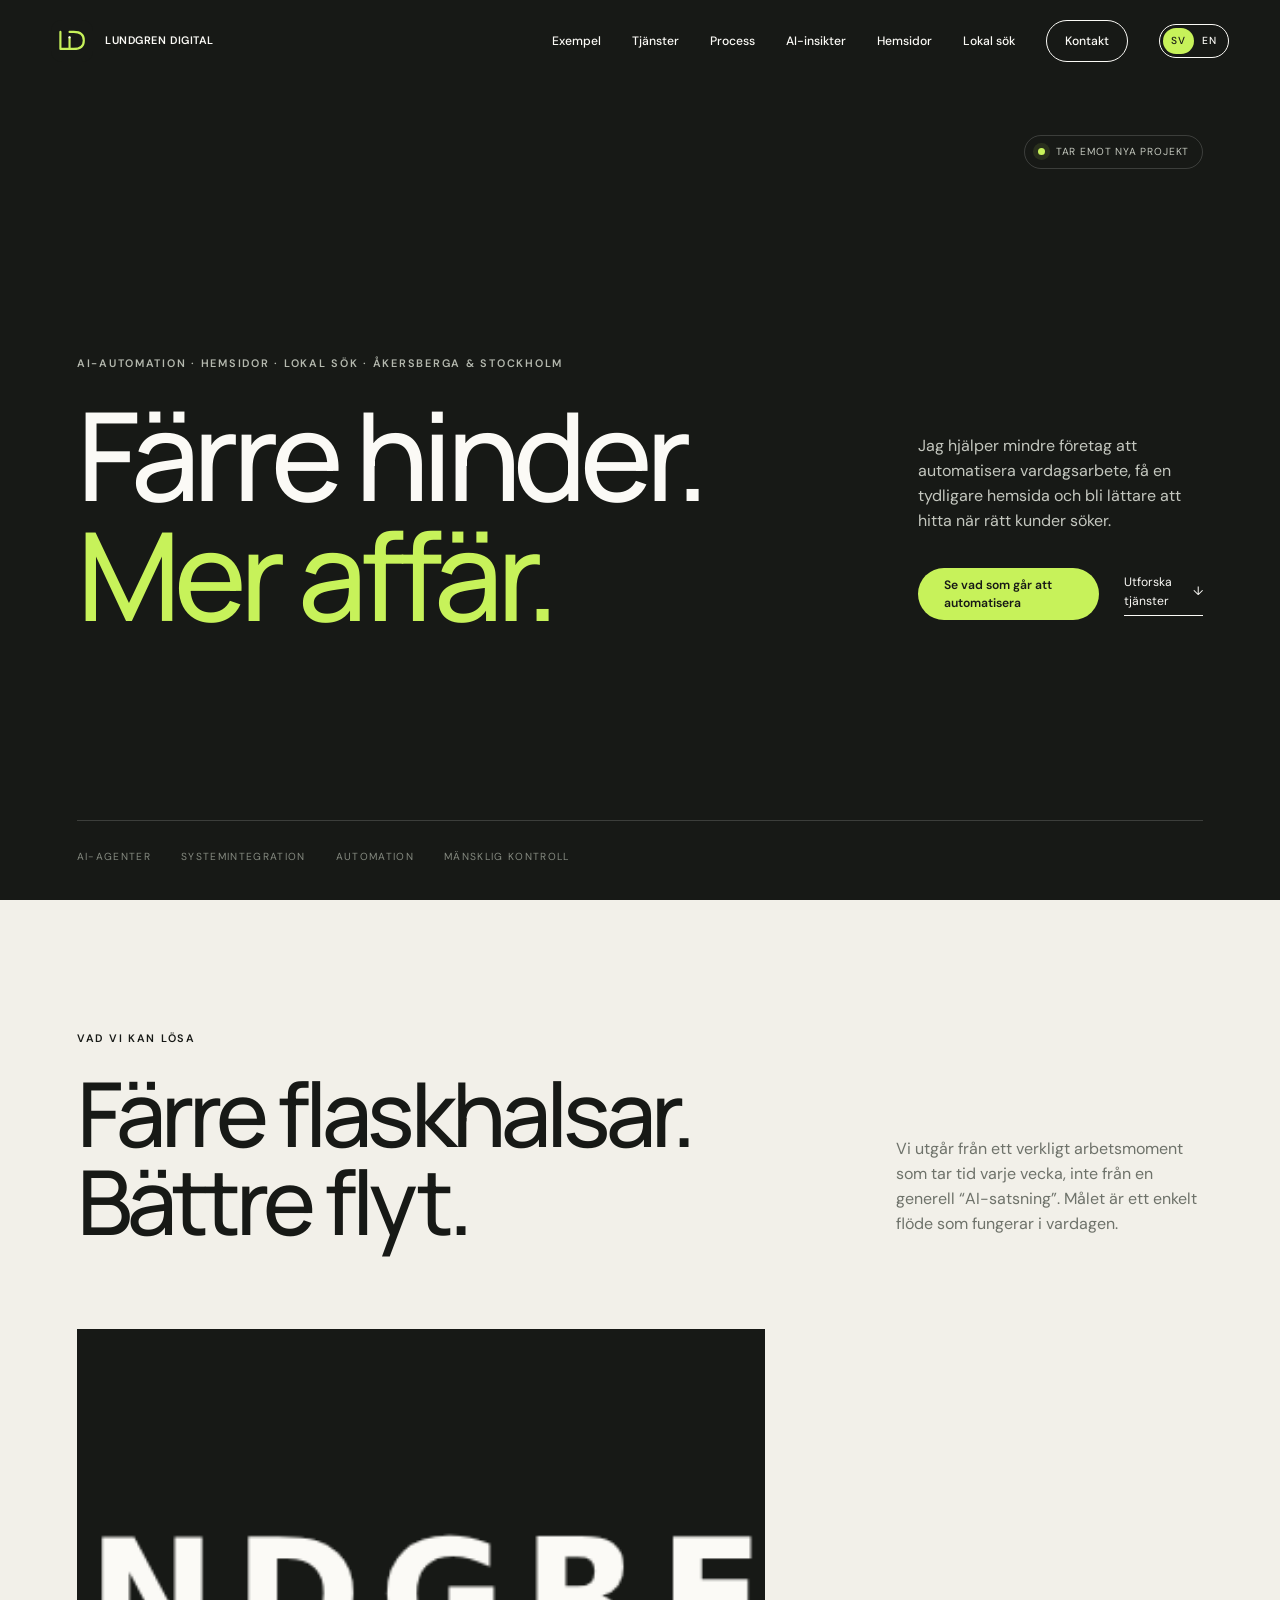
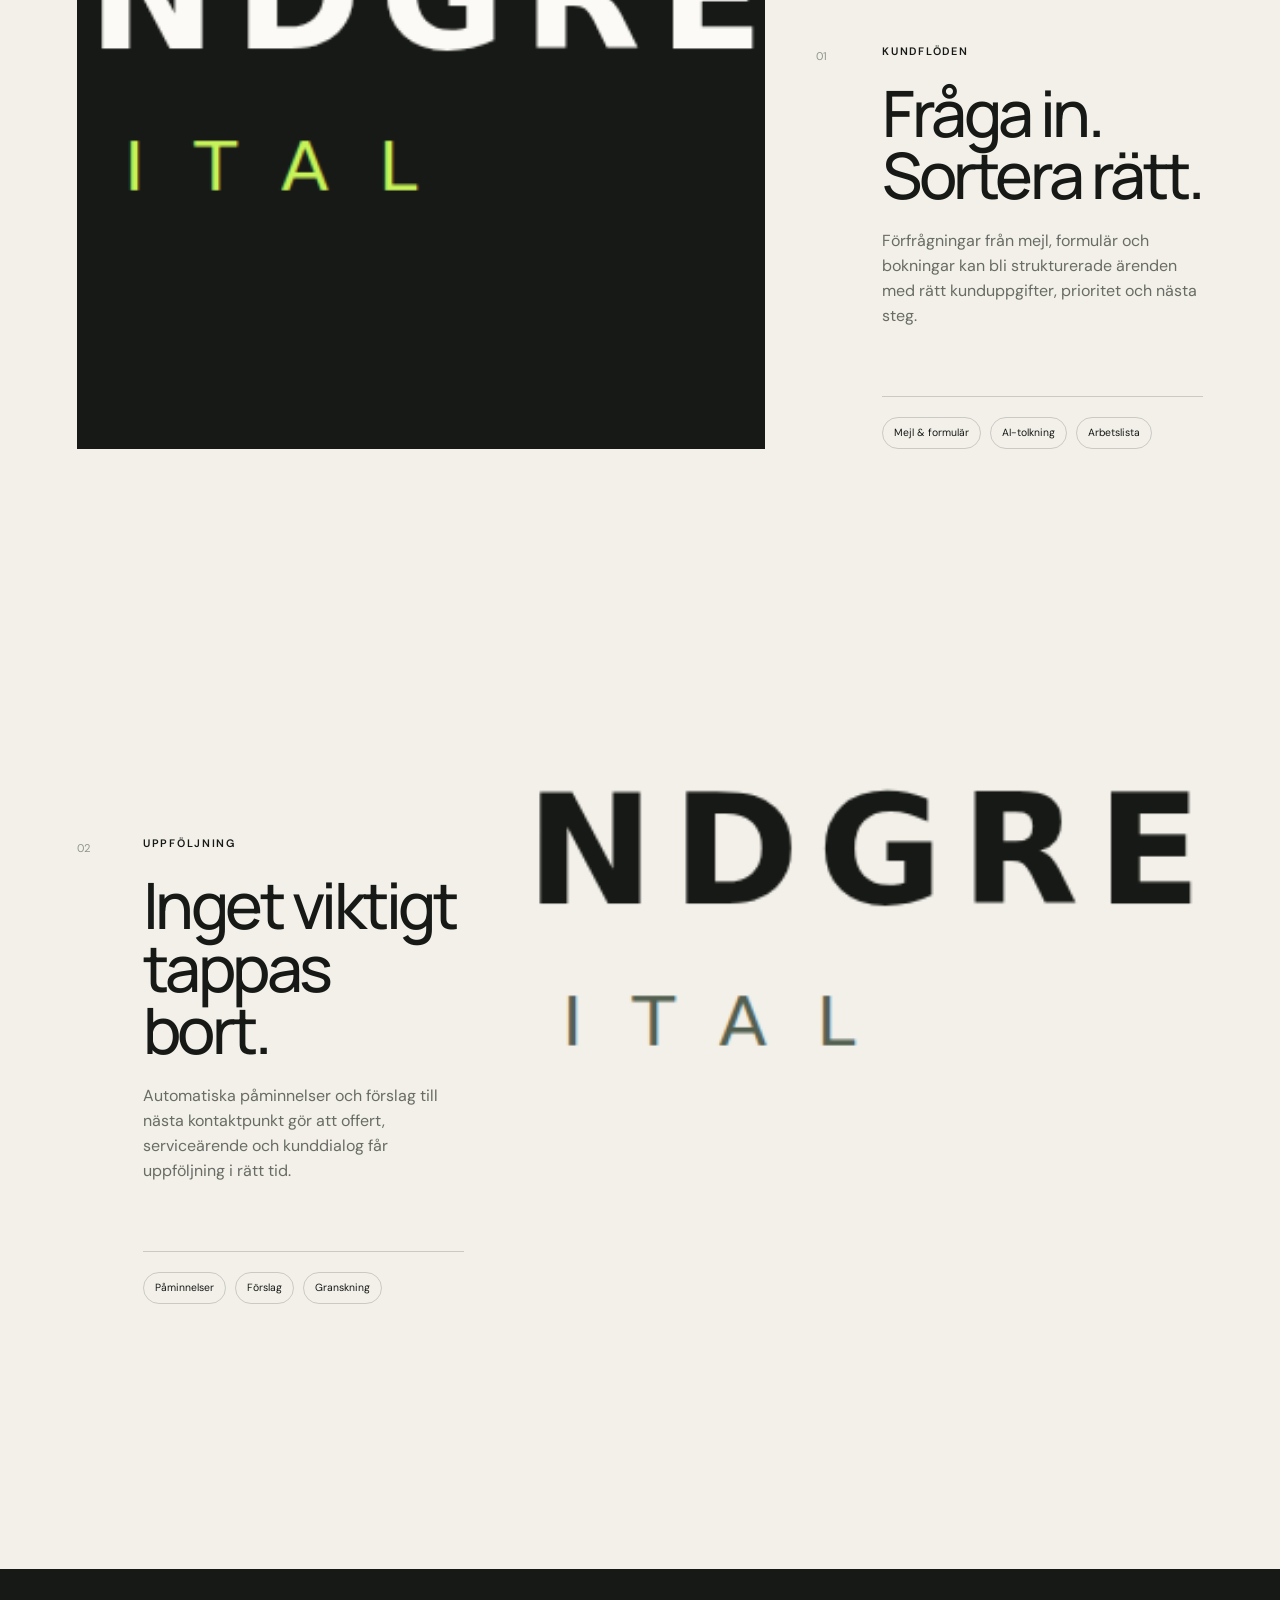
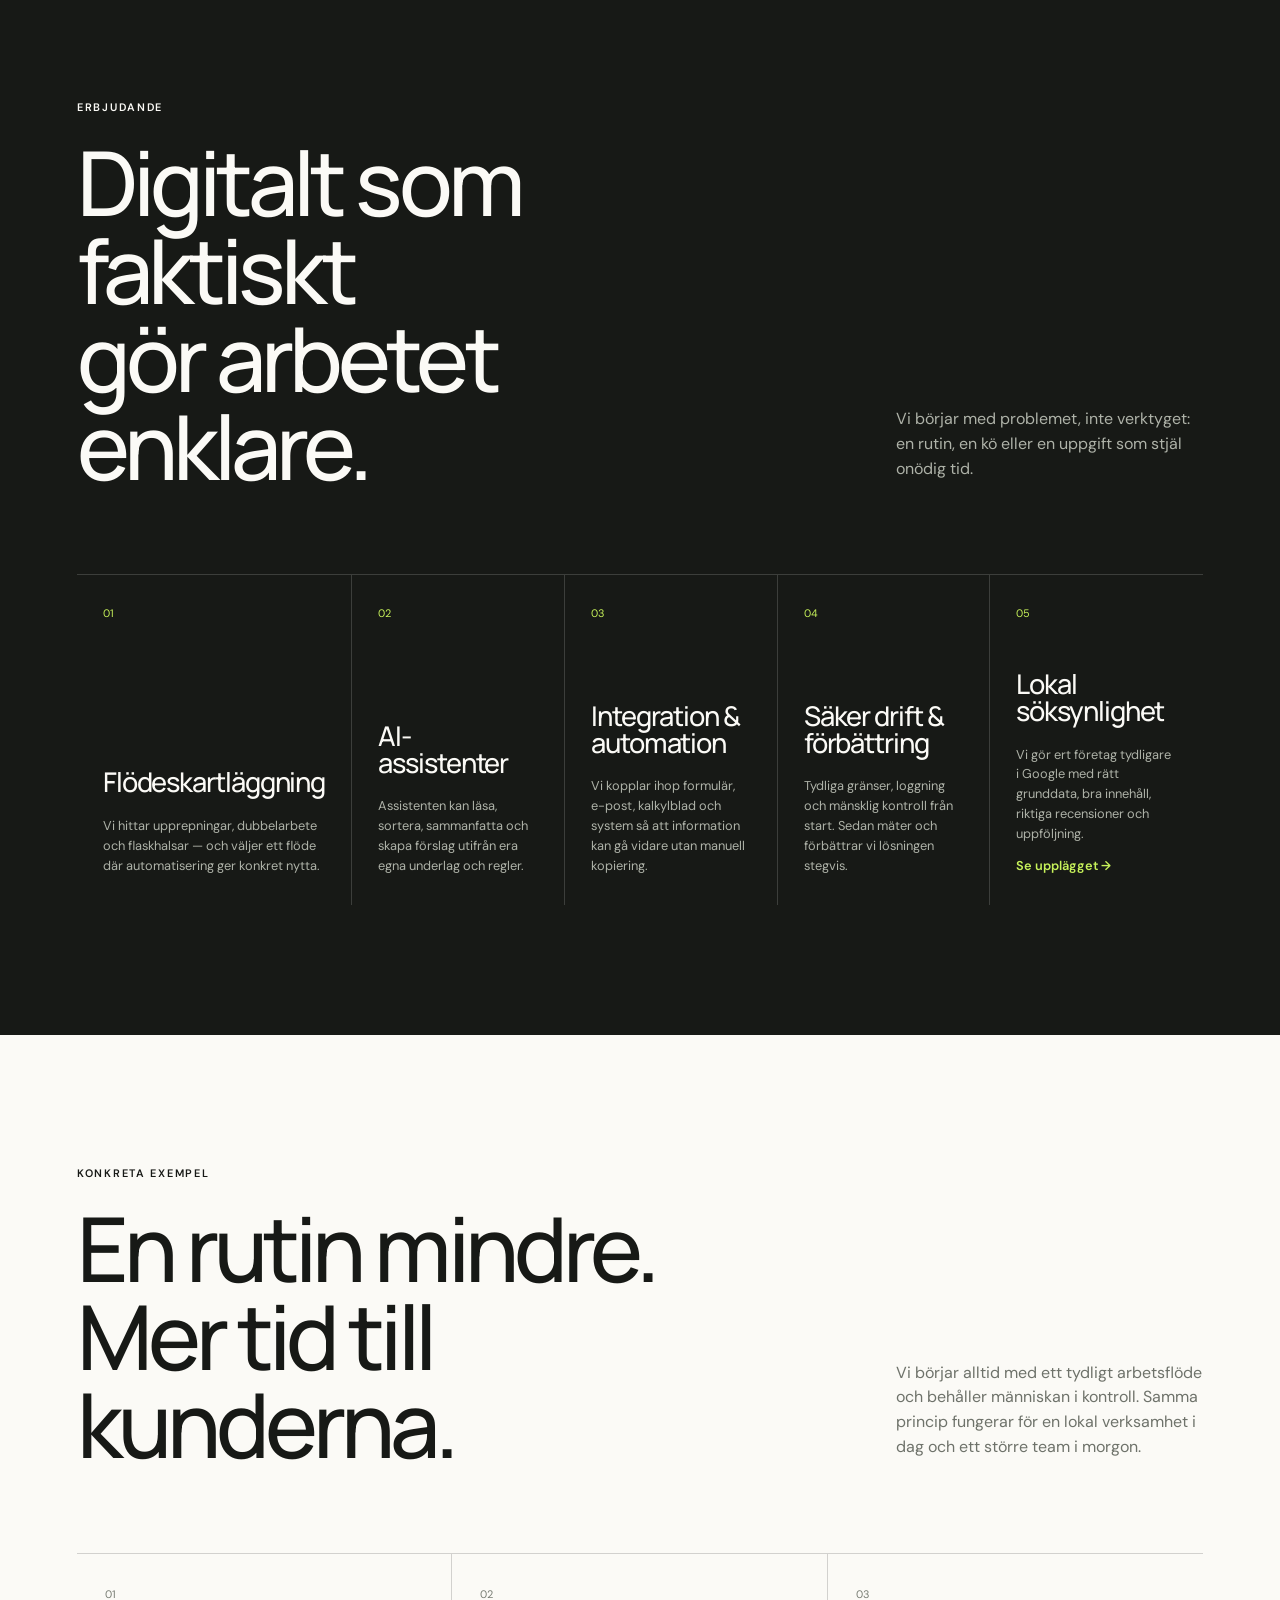
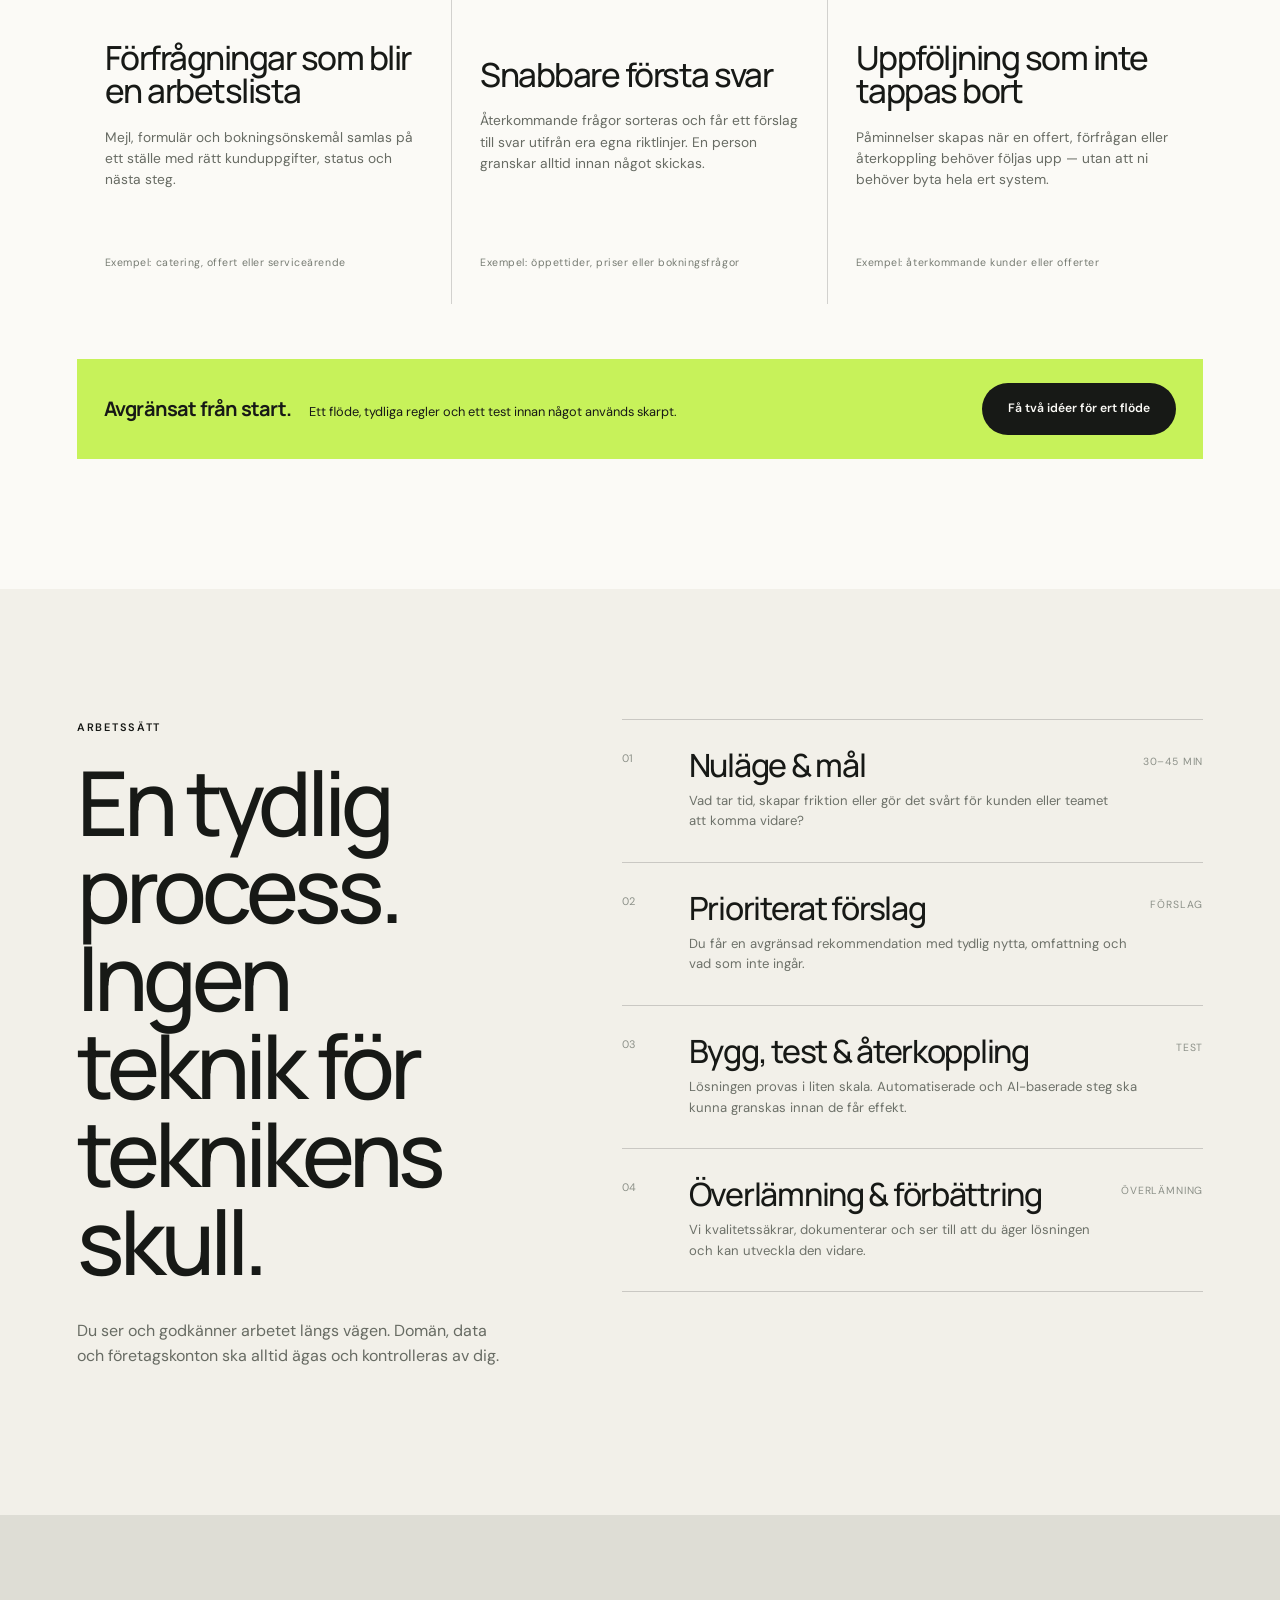
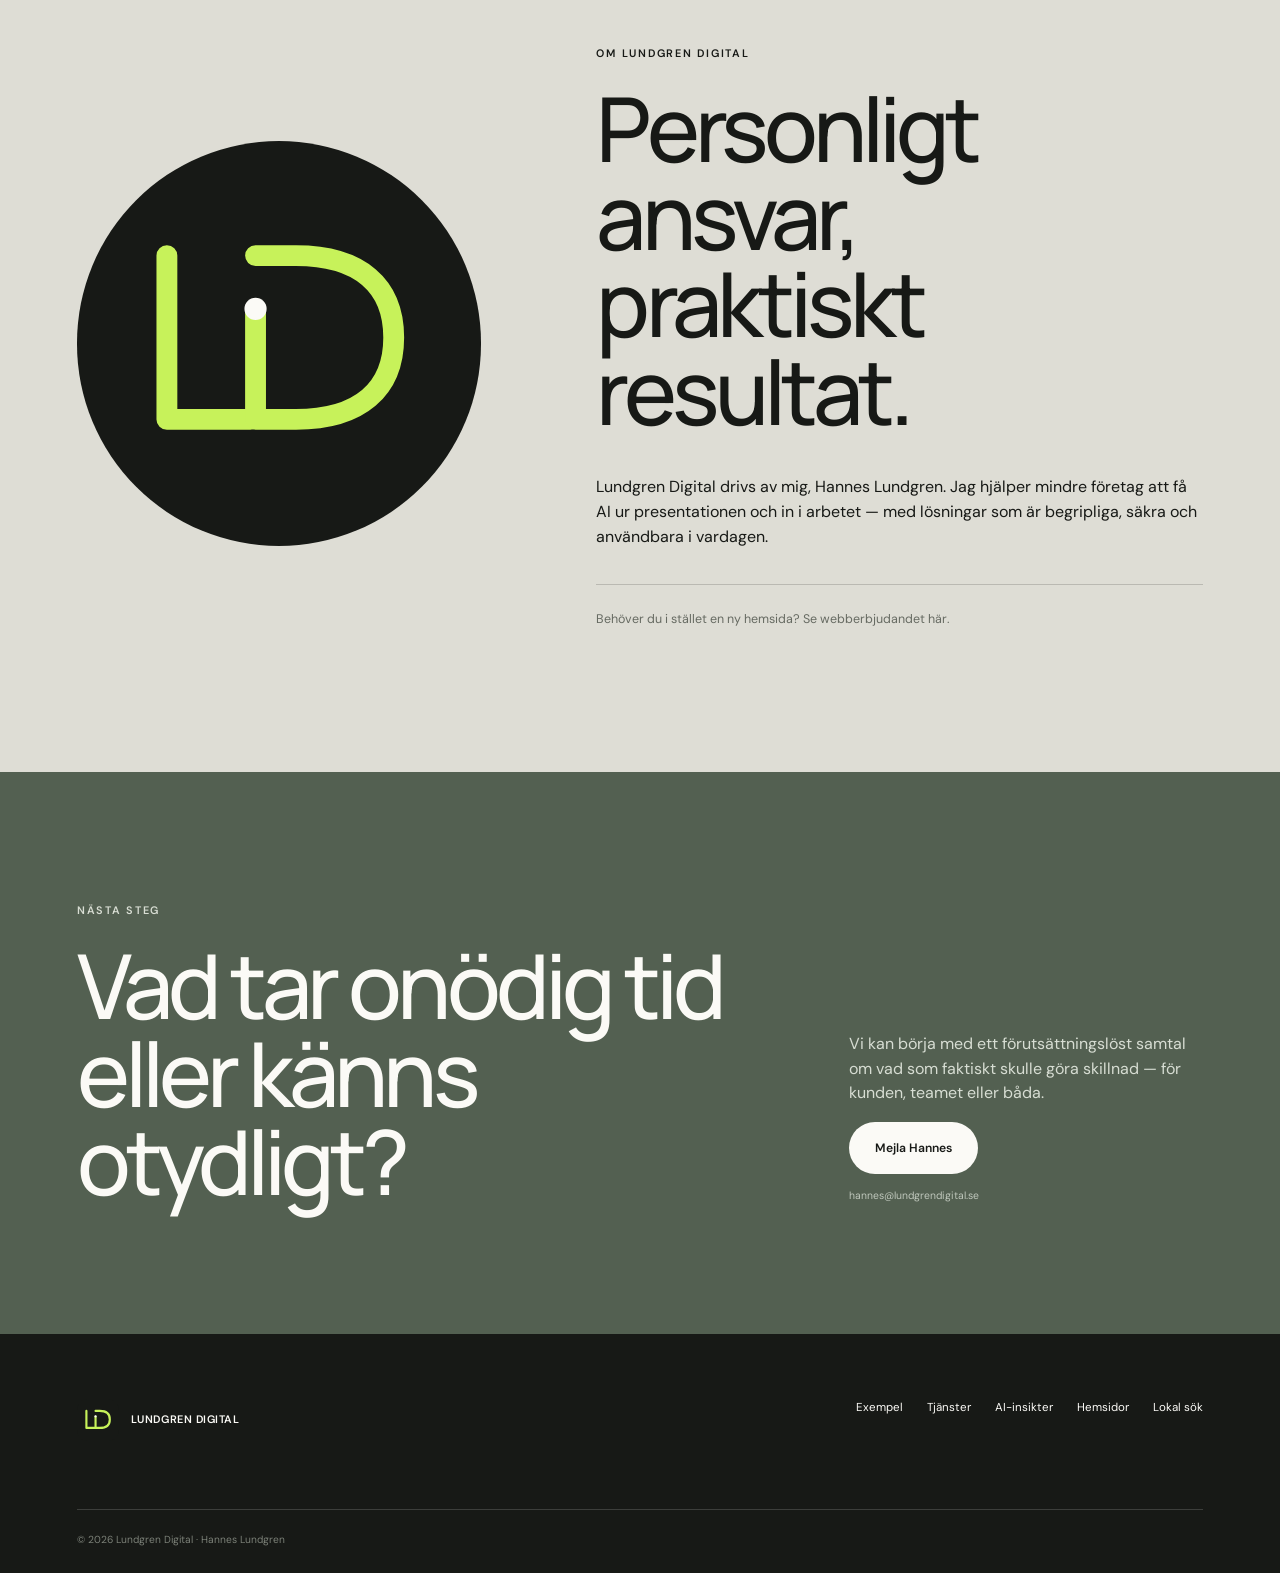
<file: index.html>
<!doctype html>
<html lang="sv">
  <head>
    <meta charset="UTF-8" />
    <meta name="viewport" content="width=device-width, initial-scale=1.0" />
    <meta name="description" content="Lundgren Digital hjälper mindre företag i Åkersberga och Stockholm med AI-automation, hemsidor och lokal söksynlighet." />
    <meta name="robots" content="index, follow" />
    <meta name="theme-color" content="#171916" />
    <meta property="og:title" content="Lundgren Digital — Praktisk AI-automation" />
    <meta property="og:description" content="AI-automation, hemsidor och lokal söksynlighet för mindre företag." />
    <meta property="og:type" content="website" />
    <meta property="og:locale" content="sv_SE" />
    <meta property="og:url" content="https://lundgrendigital.se/" />
    <meta property="og:image" content="https://lundgrendigital.se/brand/final/loop-lockup-dark-1200.png" />
    <meta property="og:image:alt" content="Lundgren Digital" />
    <meta name="twitter:card" content="summary_large_image" />
    <link rel="canonical" href="https://lundgrendigital.se/" />
    <link rel="alternate" hreflang="sv" href="https://lundgrendigital.se/" />
    <link rel="alternate" hreflang="en" href="https://lundgrendigital.se/en/" />
    <link rel="alternate" hreflang="x-default" href="https://lundgrendigital.se/" />
    <title>Lundgren Digital — AI, hemsidor & lokal söksynlighet</title>
    <link rel="icon" href="favicon.svg" type="image/svg+xml" />
    <link rel="preconnect" href="https://fonts.googleapis.com" />
    <link rel="preconnect" href="https://fonts.gstatic.com" crossorigin />
    <link href="https://fonts.googleapis.com/css2?family=DM+Sans:wght@400;500;600&family=Manrope:wght@400;500;600&display=swap" rel="stylesheet" />
    <script>document.documentElement.classList.add("js");</script>
    <link rel="stylesheet" href="styles.css" />
    <script type="application/ld+json">
      {
        "@context": "https://schema.org",
        "@type": "ProfessionalService",
        "name": "Lundgren Digital",
        "url": "https://lundgrendigital.se/",
        "email": "hannes@lundgrendigital.se",
        "description": "AI-automation, hemsidor och lokal söksynlighet för mindre företag.",
        "areaServed": [
          { "@type": "City", "name": "Åkersberga" },
          { "@type": "City", "name": "Stockholm" }
        ],
        "knowsAbout": ["AI-automation", "webbdesign", "lokal söksynlighet", "Google Business Profile"]
      }
    </script>
  </head>
  <body>
    <a class="skip-link" href="#main">Hoppa till innehåll</a>
    <header class="site-header" id="site-header">
      <a class="brand" href="#top" aria-label="Lundgren Digital, startsida"><img class="brand-mark" src="brand/final/loop-mark-badge.svg" width="42" height="42" alt="" /><span>Lundgren Digital</span></a>
      <button class="nav-toggle" type="button" aria-expanded="false" aria-controls="site-nav" data-label-open="Öppna meny" data-label-close="Stäng meny"><span></span><span></span><b class="sr-only">Öppna meny</b></button>
      <nav id="site-nav" aria-label="Huvudmeny">
        <a href="#exempel">Exempel</a>
        <a href="#tjanster">Tjänster</a>
        <a href="#process">Process</a>
        <a href="blogg/">AI-insikter</a>
        <a href="webb/">Hemsidor</a>
        <a href="lokal-sok/">Lokal sök</a>
        <a class="nav-contact" href="#kontakt">Kontakt</a>
        <div class="lang-switch" aria-label="Välj språk"><a href="./" lang="sv" aria-current="page">SV</a><a href="en/" lang="en">EN</a></div>
      </nav>
    </header>

    <main id="main">
      <section class="hero" id="top">
        <div class="hero-status reveal"><span></span> Tar emot nya projekt</div>
        <div class="hero-grid">
          <div class="hero-copy reveal">
            <p class="eyebrow">AI-automation · Hemsidor · Lokal sök · Åkersberga & Stockholm</p>
            <h1>Färre hinder.<br /><em>Mer affär.</em></h1>
          </div>
          <div class="hero-side">
            <p>Jag hjälper mindre företag att automatisera vardagsarbete, få en tydligare hemsida och bli lättare att hitta när rätt kunder söker.</p>
            <div><a class="button button-accent" href="#exempel">Se vad som går att automatisera</a><a class="text-link" href="#tjanster">Utforska tjänster <span>↓</span></a></div>
          </div>
        </div>
        <div class="hero-footer reveal"><span>AI-agenter</span><span>Systemintegration</span><span>Automation</span><span>Mänsklig kontroll</span></div>
      </section>

      <section class="projects section" id="exempel">
        <div class="section-heading reveal">
          <div><p class="eyebrow">Vad vi kan lösa</p><h2>Färre flaskhalsar.<br />Bättre flyt.</h2></div>
          <p>Vi utgår från ett verkligt arbetsmoment som tar tid varje vecka, inte från en generell “AI-satsning”. Målet är ett enkelt flöde som fungerar i vardagen.</p>
        </div>

        <article class="project project-featured reveal">
          <div class="project-image" aria-hidden="true"><img src="brand/final/loop-lockup-dark-1200.png" width="1200" height="630" alt="" /></div>
          <div class="project-info">
            <span class="project-number">01</span>
            <div><p class="eyebrow">Kundflöden</p><h3>Fråga in.<br />Sortera rätt.</h3><p>Förfrågningar från mejl, formulär och bokningar kan bli strukturerade ärenden med rätt kunduppgifter, prioritet och nästa steg.</p></div>
            <ul><li>Mejl & formulär</li><li>AI-tolkning</li><li>Arbetslista</li></ul>
          </div>
        </article>

        <article class="project reveal">
          <div class="project-info">
            <span class="project-number">02</span>
            <div><p class="eyebrow">Uppföljning</p><h3>Inget viktigt<br />tappas bort.</h3><p>Automatiska påminnelser och förslag till nästa kontaktpunkt gör att offert, serviceärende och kunddialog får uppföljning i rätt tid.</p></div>
            <ul><li>Påminnelser</li><li>Förslag</li><li>Granskning</li></ul>
          </div>
          <div class="project-image" aria-hidden="true"><img src="brand/final/loop-lockup-light-1200.png" width="1200" height="630" alt="" /></div>
        </article>
      </section>

      <section class="services section" id="tjanster">
        <div class="section-heading light reveal">
          <div><p class="eyebrow">Erbjudande</p><h2>Digitalt som faktiskt<br />gör arbetet enklare.</h2></div>
          <p>Vi börjar med problemet, inte verktyget: en rutin, en kö eller en uppgift som stjäl onödig tid.</p>
        </div>
        <div class="service-grid">
          <article class="reveal"><span>01</span><h3>Flödeskartläggning</h3><p>Vi hittar upprepningar, dubbelarbete och flaskhalsar — och väljer ett flöde där automatisering ger konkret nytta.</p></article>
          <article class="reveal"><span>02</span><h3>AI-assistenter</h3><p>Assistenten kan läsa, sortera, sammanfatta och skapa förslag utifrån era egna underlag och regler.</p></article>
          <article class="reveal"><span>03</span><h3>Integration & automation</h3><p>Vi kopplar ihop formulär, e-post, kalkylblad och system så att information kan gå vidare utan manuell kopiering.</p></article>
          <article class="reveal"><span>04</span><h3>Säker drift & förbättring</h3><p>Tydliga gränser, loggning och mänsklig kontroll från start. Sedan mäter och förbättrar vi lösningen stegvis.</p></article>
          <article class="reveal"><span>05</span><h3>Lokal söksynlighet</h3><p>Vi gör ert företag tydligare i Google med rätt grunddata, bra innehåll, riktiga recensioner och uppföljning. <a class="service-link" href="lokal-sok/">Se upplägget →</a></p></article>
        </div>
      </section>

      <section class="workflow-examples section" id="automationsexempel">
        <div class="section-heading reveal">
          <div><p class="eyebrow">Konkreta exempel</p><h2>En rutin mindre.<br />Mer tid till kunderna.</h2></div>
          <p>Vi börjar alltid med ett tydligt arbetsflöde och behåller människan i kontroll. Samma princip fungerar för en lokal verksamhet i dag och ett större team i morgon.</p>
        </div>
        <div class="workflow-grid">
          <article class="workflow-card reveal"><span>01</span><h3>Förfrågningar som blir en arbetslista</h3><p>Mejl, formulär och bokningsönskemål samlas på ett ställe med rätt kunduppgifter, status och nästa steg.</p><small>Exempel: catering, offert eller serviceärende</small></article>
          <article class="workflow-card reveal"><span>02</span><h3>Snabbare första svar</h3><p>Återkommande frågor sorteras och får ett förslag till svar utifrån era egna riktlinjer. En person granskar alltid innan något skickas.</p><small>Exempel: öppettider, priser eller bokningsfrågor</small></article>
          <article class="workflow-card reveal"><span>03</span><h3>Uppföljning som inte tappas bort</h3><p>Påminnelser skapas när en offert, förfrågan eller återkoppling behöver följas upp — utan att ni behöver byta hela ert system.</p><small>Exempel: återkommande kunder eller offerter</small></article>
        </div>
        <div class="workflow-note reveal"><div><strong>Avgränsat från start.</strong><span>Ett flöde, tydliga regler och ett test innan något används skarpt.</span></div><a class="button button-dark" href="mailto:hannes@lundgrendigital.se?subject=Tv%C3%A5%20id%C3%A9er%20f%C3%B6r%20ett%20arbetsfl%C3%B6de">Få två idéer för ert flöde</a></div>
      </section>

      <section class="process section" id="process">
        <div class="process-intro reveal"><p class="eyebrow">Arbetssätt</p><h2>En tydlig process.<br />Ingen teknik för teknikens skull.</h2><p>Du ser och godkänner arbetet längs vägen. Domän, data och företagskonton ska alltid ägas och kontrolleras av dig.</p></div>
        <ol class="process-list">
          <li class="reveal"><span>01</span><div><h3>Nuläge & mål</h3><p>Vad tar tid, skapar friktion eller gör det svårt för kunden eller teamet att komma vidare?</p></div><small>30–45 min</small></li>
          <li class="reveal"><span>02</span><div><h3>Prioriterat förslag</h3><p>Du får en avgränsad rekommendation med tydlig nytta, omfattning och vad som inte ingår.</p></div><small>Förslag</small></li>
          <li class="reveal"><span>03</span><div><h3>Bygg, test & återkoppling</h3><p>Lösningen provas i liten skala. Automatiserade och AI-baserade steg ska kunna granskas innan de får effekt.</p></div><small>Test</small></li>
          <li class="reveal"><span>04</span><div><h3>Överlämning & förbättring</h3><p>Vi kvalitetssäkrar, dokumenterar och ser till att du äger lösningen och kan utveckla den vidare.</p></div><small>Överlämning</small></li>
        </ol>
      </section>

      <section class="about section">
        <div class="about-mark reveal" aria-hidden="true"><img src="brand/final/loop-mark-light.svg" alt="" /></div>
        <div class="about-copy reveal"><p class="eyebrow">Om Lundgren Digital</p><h2>Personligt ansvar,<br />praktiskt resultat.</h2><p>Lundgren Digital drivs av mig, Hannes Lundgren. Jag hjälper mindre företag att få AI ur presentationen och in i arbetet — med lösningar som är begripliga, säkra och användbara i vardagen.</p><p class="about-note">Behöver du i stället en ny hemsida? <a href="webb/">Se webberbjudandet här.</a></p></div>
      </section>

      <section class="contact section" id="kontakt">
        <p class="eyebrow reveal">Nästa steg</p>
        <div class="contact-grid reveal">
          <h2>Vad tar onödig tid<br />eller känns otydligt?</h2>
          <div><p>Vi kan börja med ett förutsättningslöst samtal om vad som faktiskt skulle göra skillnad — för kunden, teamet eller båda.</p><a class="button button-light" href="mailto:hannes@lundgrendigital.se">Mejla Hannes</a><small>hannes@lundgrendigital.se</small></div>
        </div>
      </section>
    </main>

    <footer>
      <a class="brand footer-brand" href="#top"><img class="brand-mark" src="brand/final/loop-mark-badge.svg" width="42" height="42" alt="" /><span>Lundgren Digital</span></a>
      <div><a href="#exempel">Exempel</a><a href="#tjanster">Tjänster</a><a href="blogg/">AI-insikter</a><a href="webb/">Hemsidor</a><a href="lokal-sok/">Lokal sök</a></div>
      <small>© <span id="year"></span> Lundgren Digital · Hannes Lundgren</small>
    </footer>

    <script src="script.js"></script>
  </body>
</html>
</file>
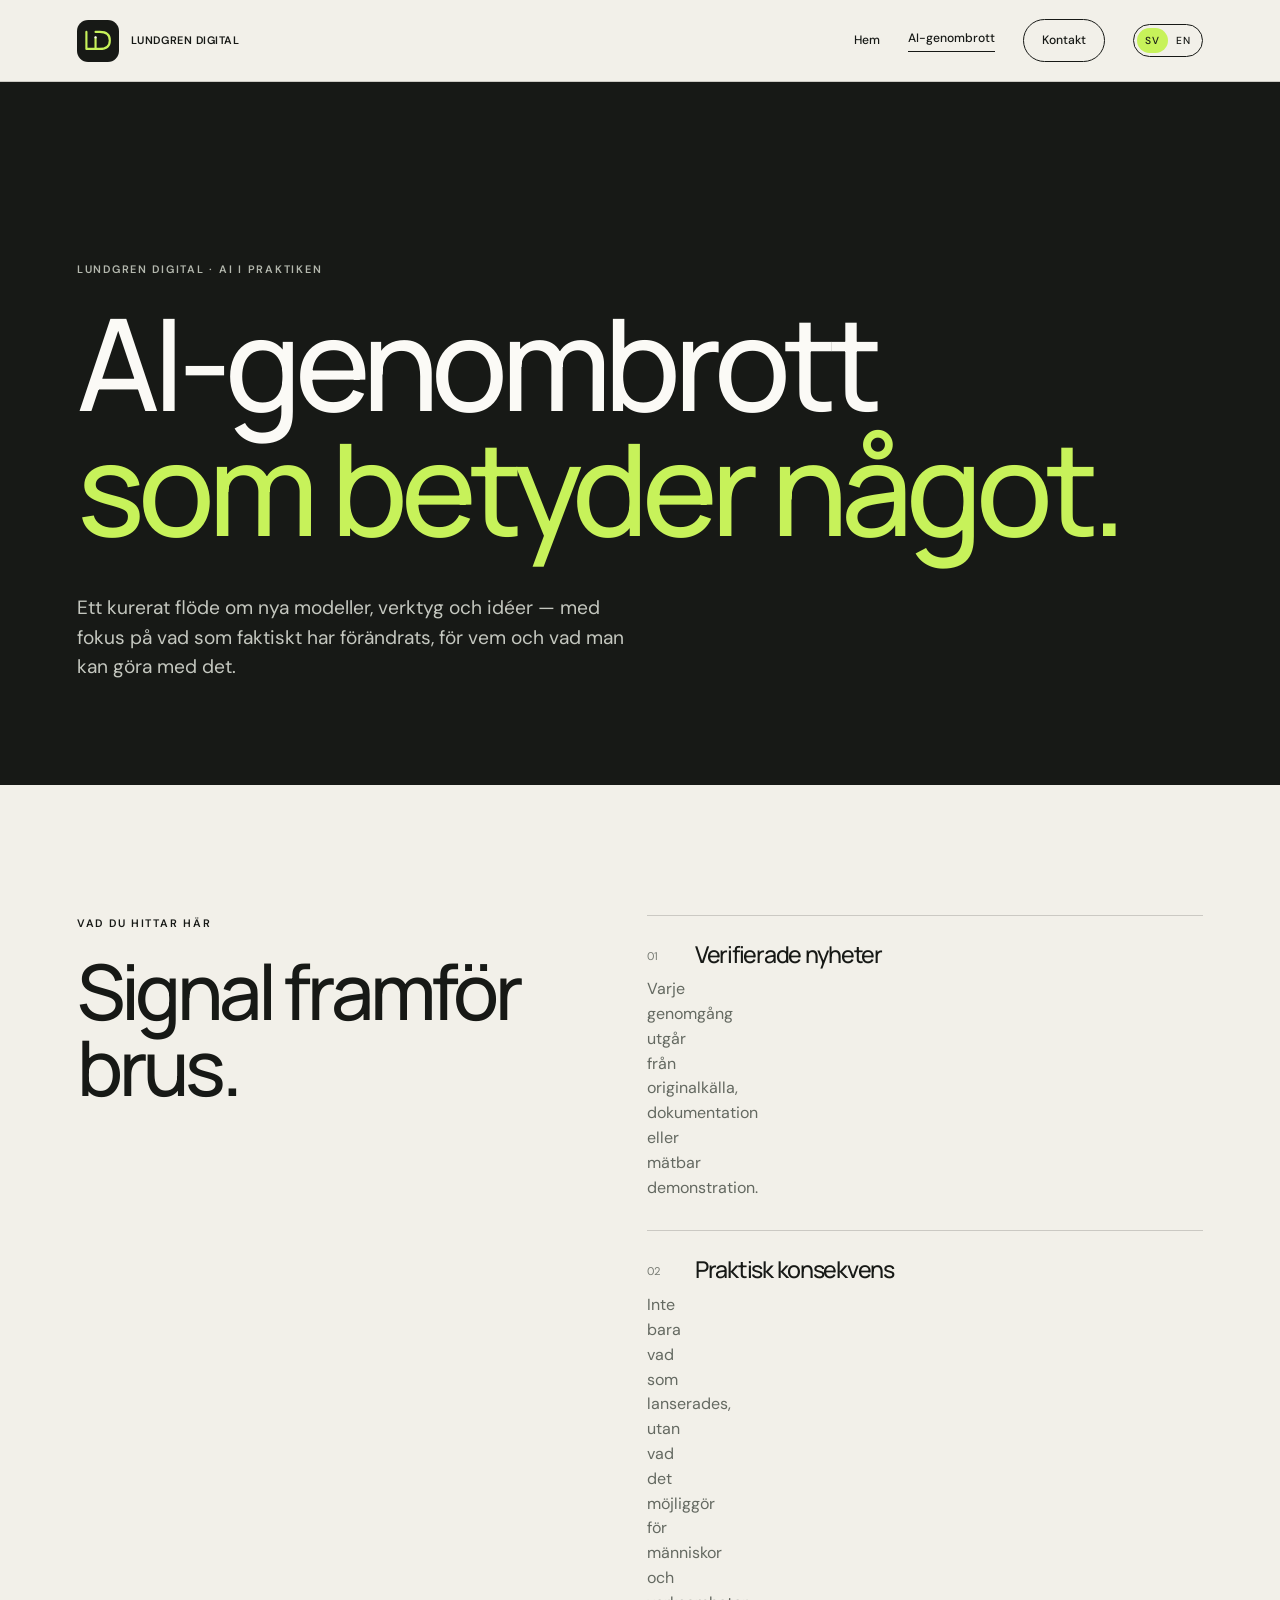
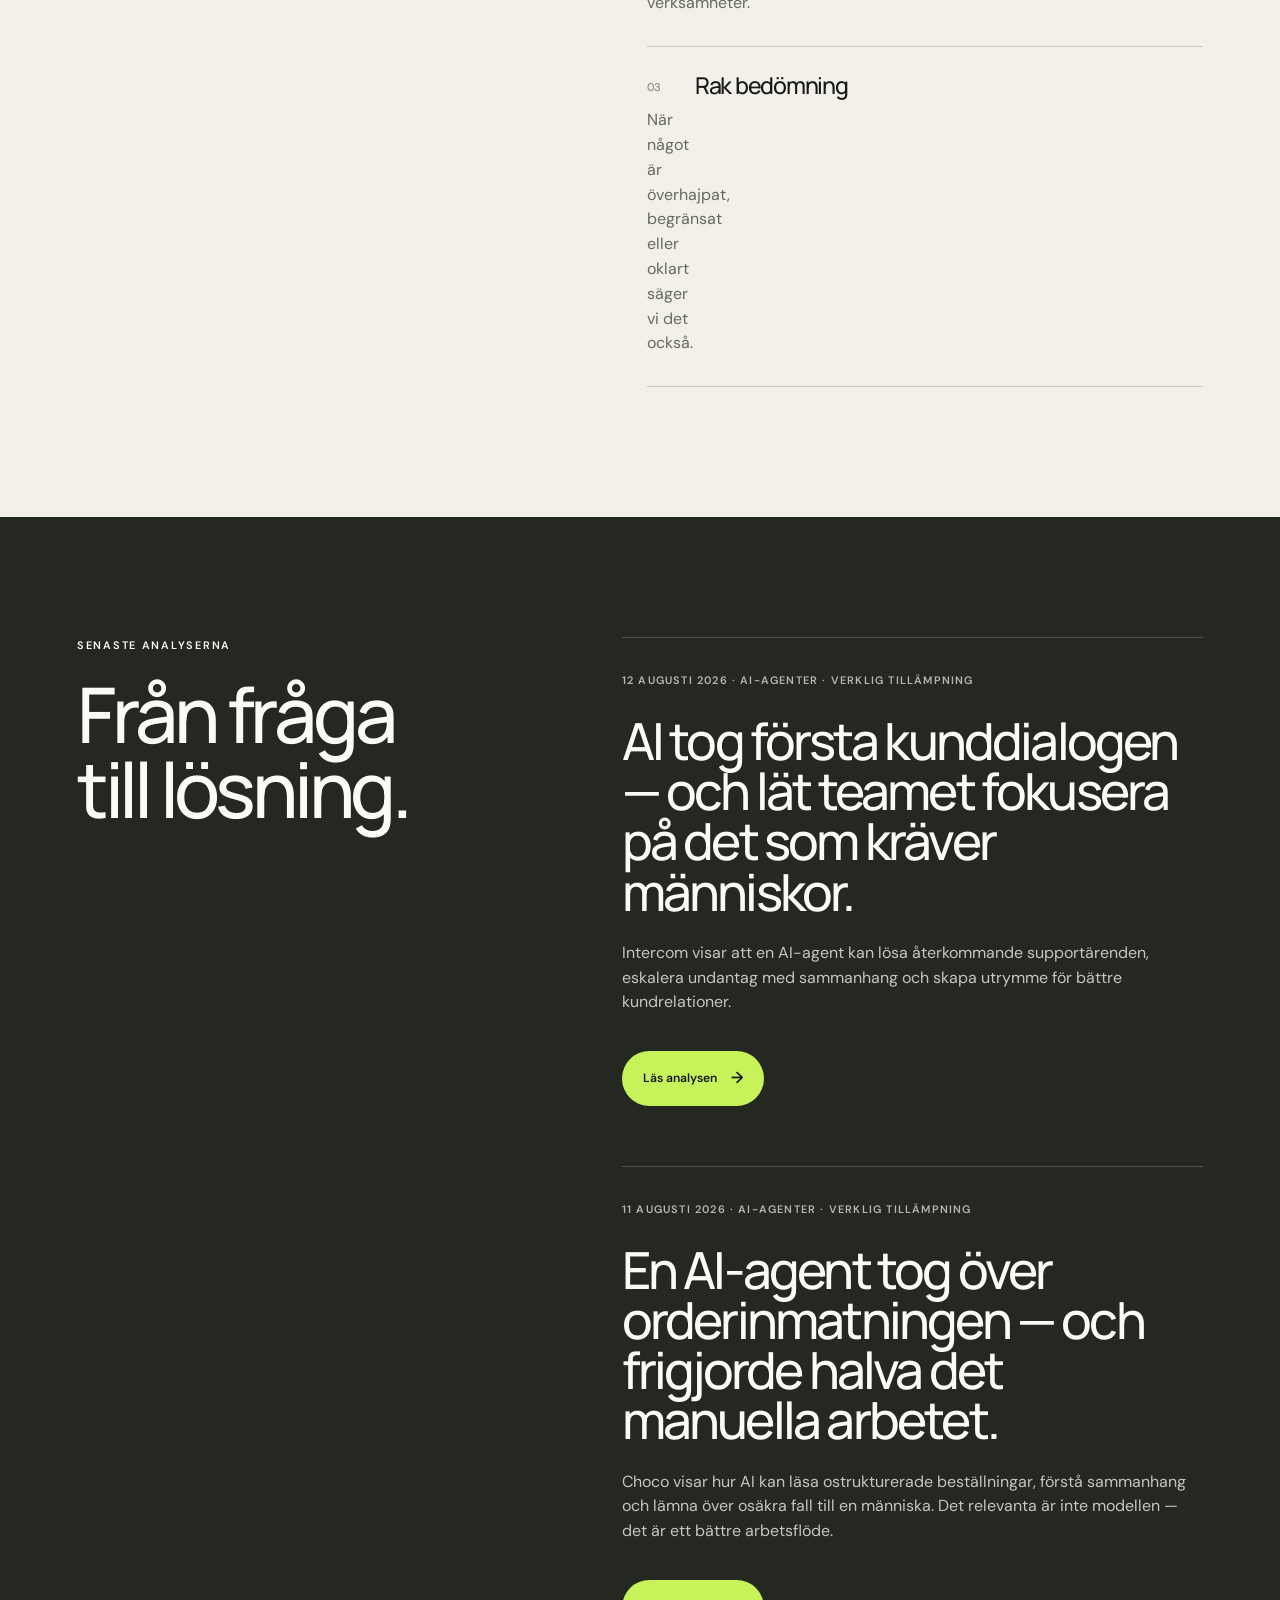
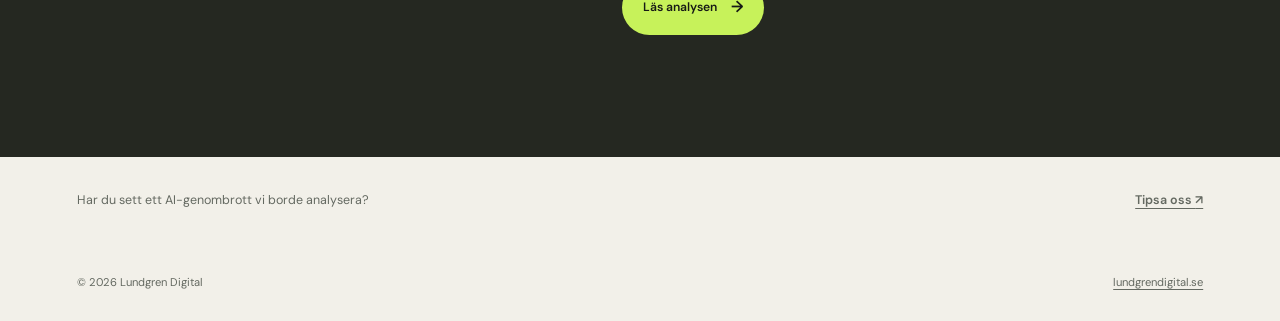
<file: blogg/index.html>
<!doctype html>
<html lang="sv">
  <head>
    <meta charset="UTF-8" />
    <meta name="viewport" content="width=device-width, initial-scale=1.0" />
    <meta name="description" content="Lundgren Digitals urval av AI-genombrott, med fokus på vad som faktiskt förändras i praktiken." />
    <meta name="robots" content="index, follow" />
    <meta name="theme-color" content="#171916" />
    <meta property="og:title" content="AI-genombrott — Lundgren Digital" />
    <meta property="og:description" content="Ett kurerat flöde om AI som faktiskt förändrar vad som går att bygga och göra." />
    <meta property="og:type" content="website" />
    <meta property="og:locale" content="sv_SE" />
    <meta property="og:url" content="https://lundgrendigital.se/blogg/" />
    <link rel="canonical" href="https://lundgrendigital.se/blogg/" />
    <link rel="alternate" hreflang="sv" href="https://lundgrendigital.se/blogg/" />
    <link rel="alternate" hreflang="en" href="https://lundgrendigital.se/en/blogg/" />
    <title>AI-genombrott — Lundgren Digital</title>
    <link rel="icon" href="../favicon.svg" type="image/svg+xml" />
    <link rel="preconnect" href="https://fonts.googleapis.com" />
    <link rel="preconnect" href="https://fonts.gstatic.com" crossorigin />
    <link href="https://fonts.googleapis.com/css2?family=DM+Sans:wght@400;500;600&family=Manrope:wght@400;500;600&display=swap" rel="stylesheet" />
    <link rel="stylesheet" href="blogg.css" />
  </head>
  <body>
    <a class="skip-link" href="#main">Hoppa till innehåll</a>
    <header class="site-header">
      <a class="brand" href="../" aria-label="Lundgren Digital, startsida"><img src="../brand/final/loop-mark-badge.svg" width="42" height="42" alt="" /><span>Lundgren Digital</span></a>
      <nav aria-label="Huvudmeny"><a href="../">Hem</a><a href="./" aria-current="page">AI-genombrott</a><a class="nav-contact" href="../#kontakt">Kontakt</a><div class="lang-switch" aria-label="Välj språk"><a href="./" lang="sv" aria-current="page">SV</a><a href="../en/blogg/" lang="en">EN</a></div></nav>
    </header>
    <main id="main">
      <section class="intro">
        <p class="eyebrow">Lundgren Digital · AI i praktiken</p>
        <h1>AI-genombrott<br /><em>som betyder något.</em></h1>
        <p class="lede">Ett kurerat flöde om nya modeller, verktyg och idéer — med fokus på vad som faktiskt har förändrats, för vem och vad man kan göra med det.</p>
      </section>
      <section class="principles" aria-labelledby="principles-heading">
        <div><p class="eyebrow" id="principles-heading">Vad du hittar här</p><h2>Signal framför brus.</h2></div>
        <div class="principle-list">
          <article><span>01</span><h3>Verifierade nyheter</h3><p>Varje genomgång utgår från originalkälla, dokumentation eller mätbar demonstration.</p></article>
          <article><span>02</span><h3>Praktisk konsekvens</h3><p>Inte bara vad som lanserades, utan vad det möjliggör för människor och verksamheter.</p></article>
          <article><span>03</span><h3>Rak bedömning</h3><p>När något är överhajpat, begränsat eller oklart säger vi det också.</p></article>
        </div>
      </section>
      <section class="latest" aria-labelledby="latest-heading">
        <div class="latest-heading"><p class="eyebrow">Senaste analyserna</p><h2 id="latest-heading">Från fråga<br />till lösning.</h2></div>
        <div class="post-list">
          <article class="post-card">
            <p class="post-meta">12 augusti 2026 · AI-agenter · Verklig tillämpning</p>
            <h3>AI tog första kunddialogen — och lät teamet fokusera på det som kräver människor.</h3>
            <p>Intercom visar att en AI-agent kan lösa återkommande supportärenden, eskalera undantag med sammanhang och skapa utrymme för bättre kundrelationer.</p>
            <a class="button" href="ai-agent-for-kundservice/">Läs analysen <span>→</span></a>
          </article>
          <article class="post-card">
            <p class="post-meta">11 augusti 2026 · AI-agenter · Verklig tillämpning</p>
            <h3>En AI-agent tog över orderinmatningen — och frigjorde halva det manuella arbetet.</h3>
            <p>Choco visar hur AI kan läsa ostrukturerade beställningar, förstå sammanhang och lämna över osäkra fall till en människa. Det relevanta är inte modellen — det är ett bättre arbetsflöde.</p>
            <a class="button" href="ai-agent-for-orderhantering/">Läs analysen <span>→</span></a>
          </article>
        </div>
      </section>
      <section class="tip-state">
        <p>Har du sett ett AI-genombrott vi borde analysera?</p>
        <a href="mailto:hannes@lundgrendigital.se?subject=AI-genombrott">Tipsa oss <span>↗</span></a>
      </section>
    </main>
    <footer><span>© 2026 Lundgren Digital</span><a href="../">lundgrendigital.se</a></footer>
  </body>
</html>
</file>
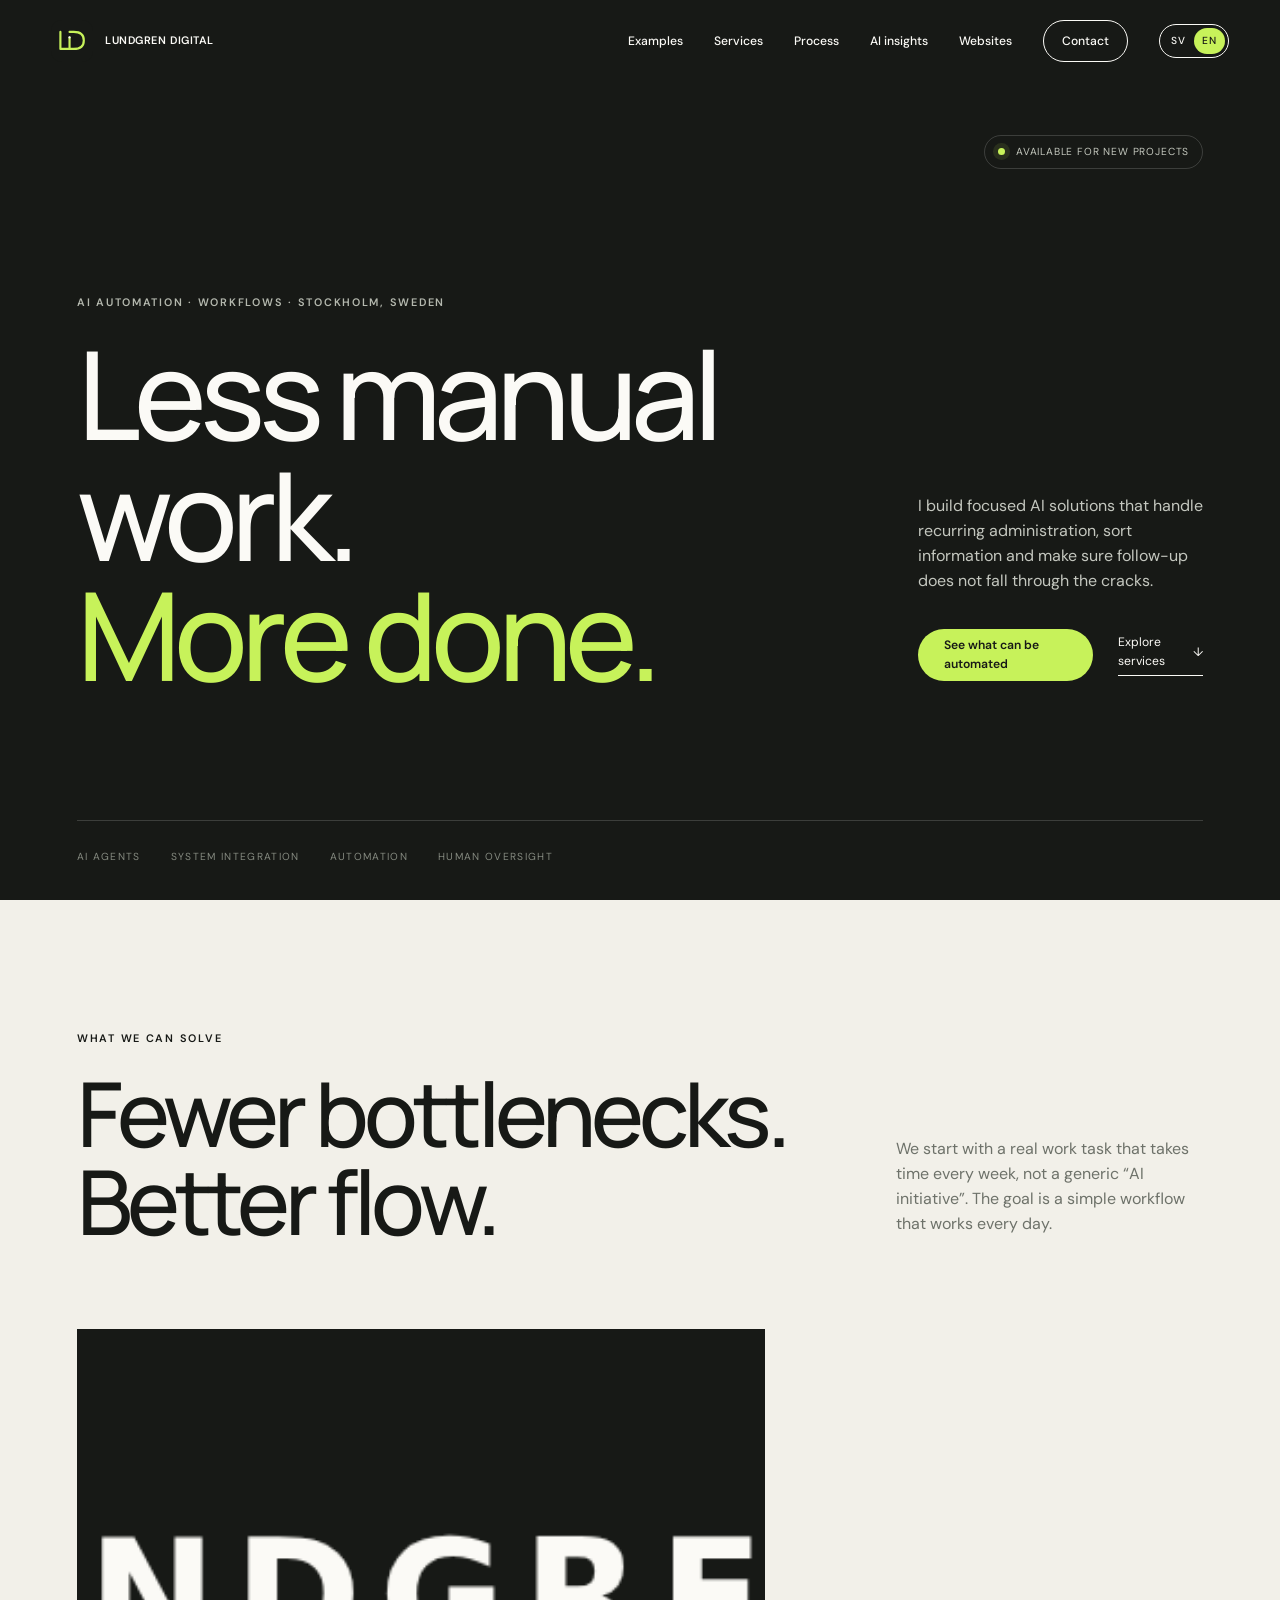
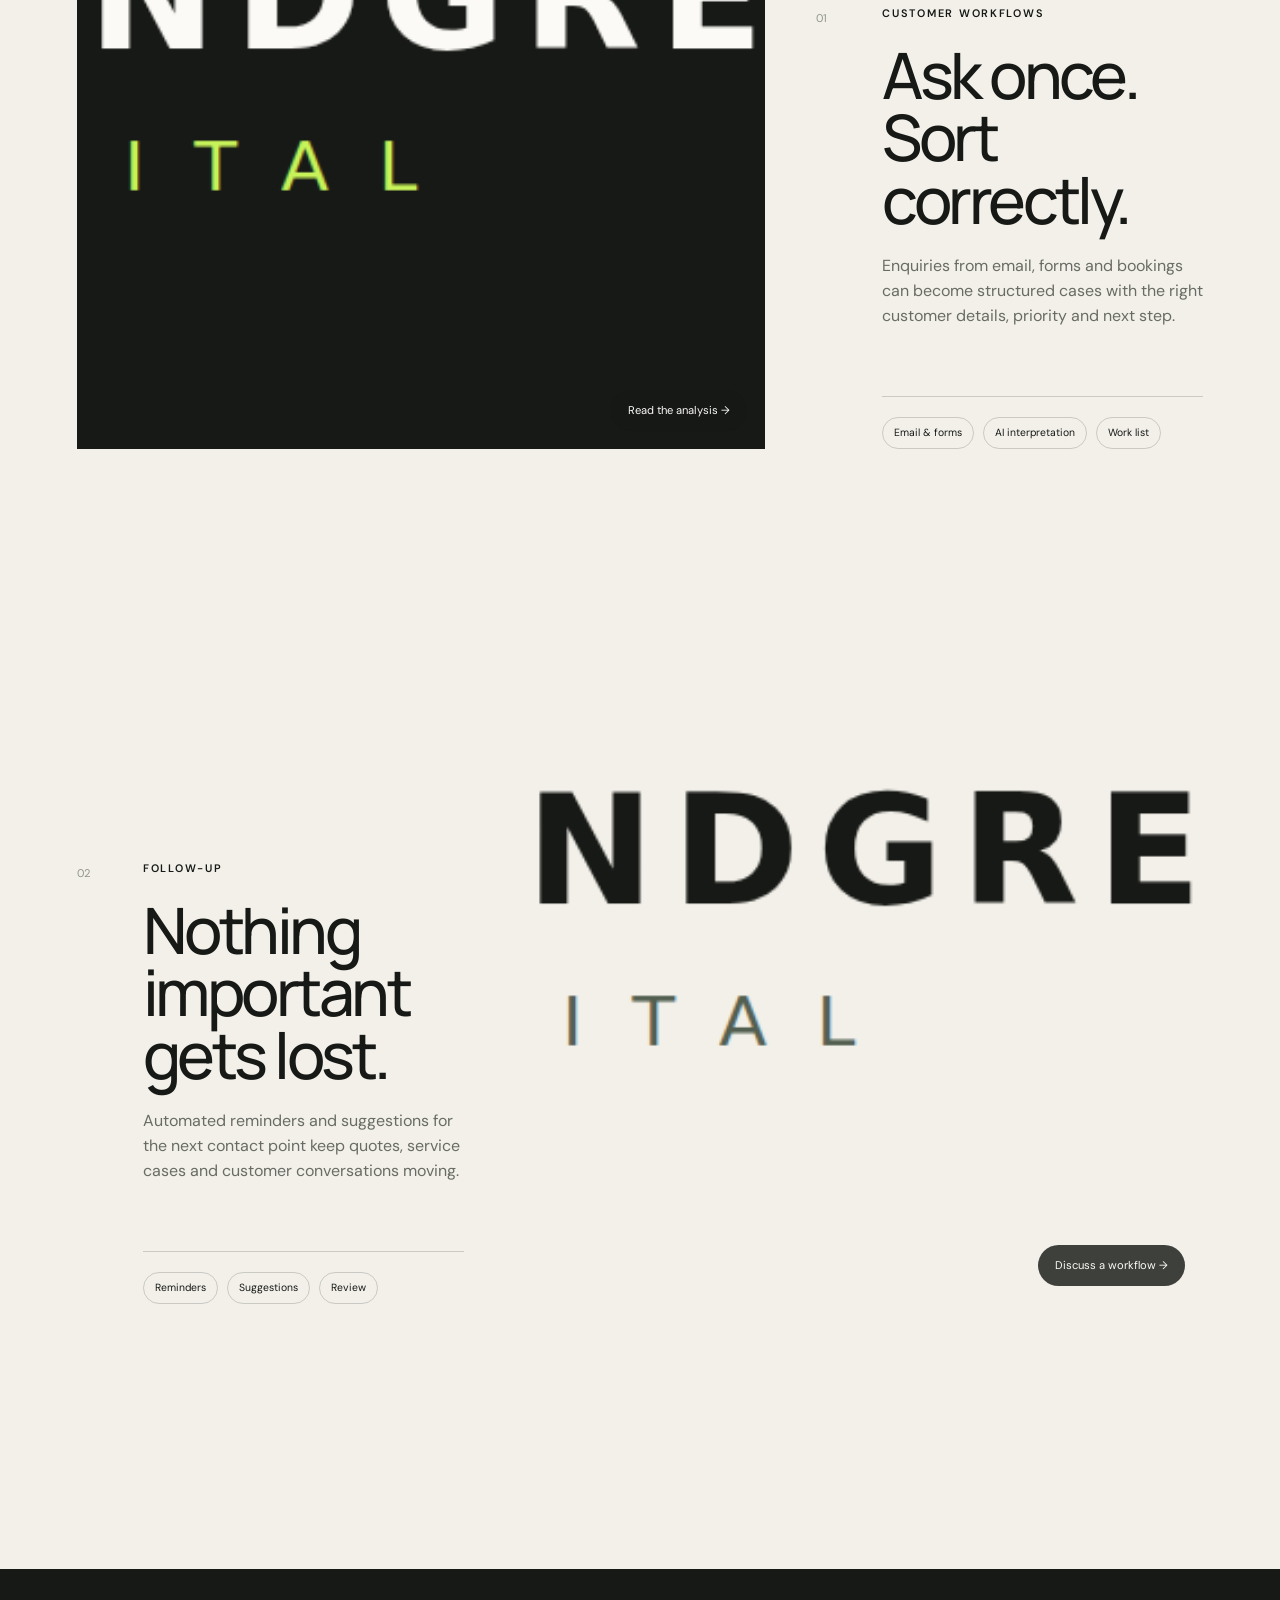
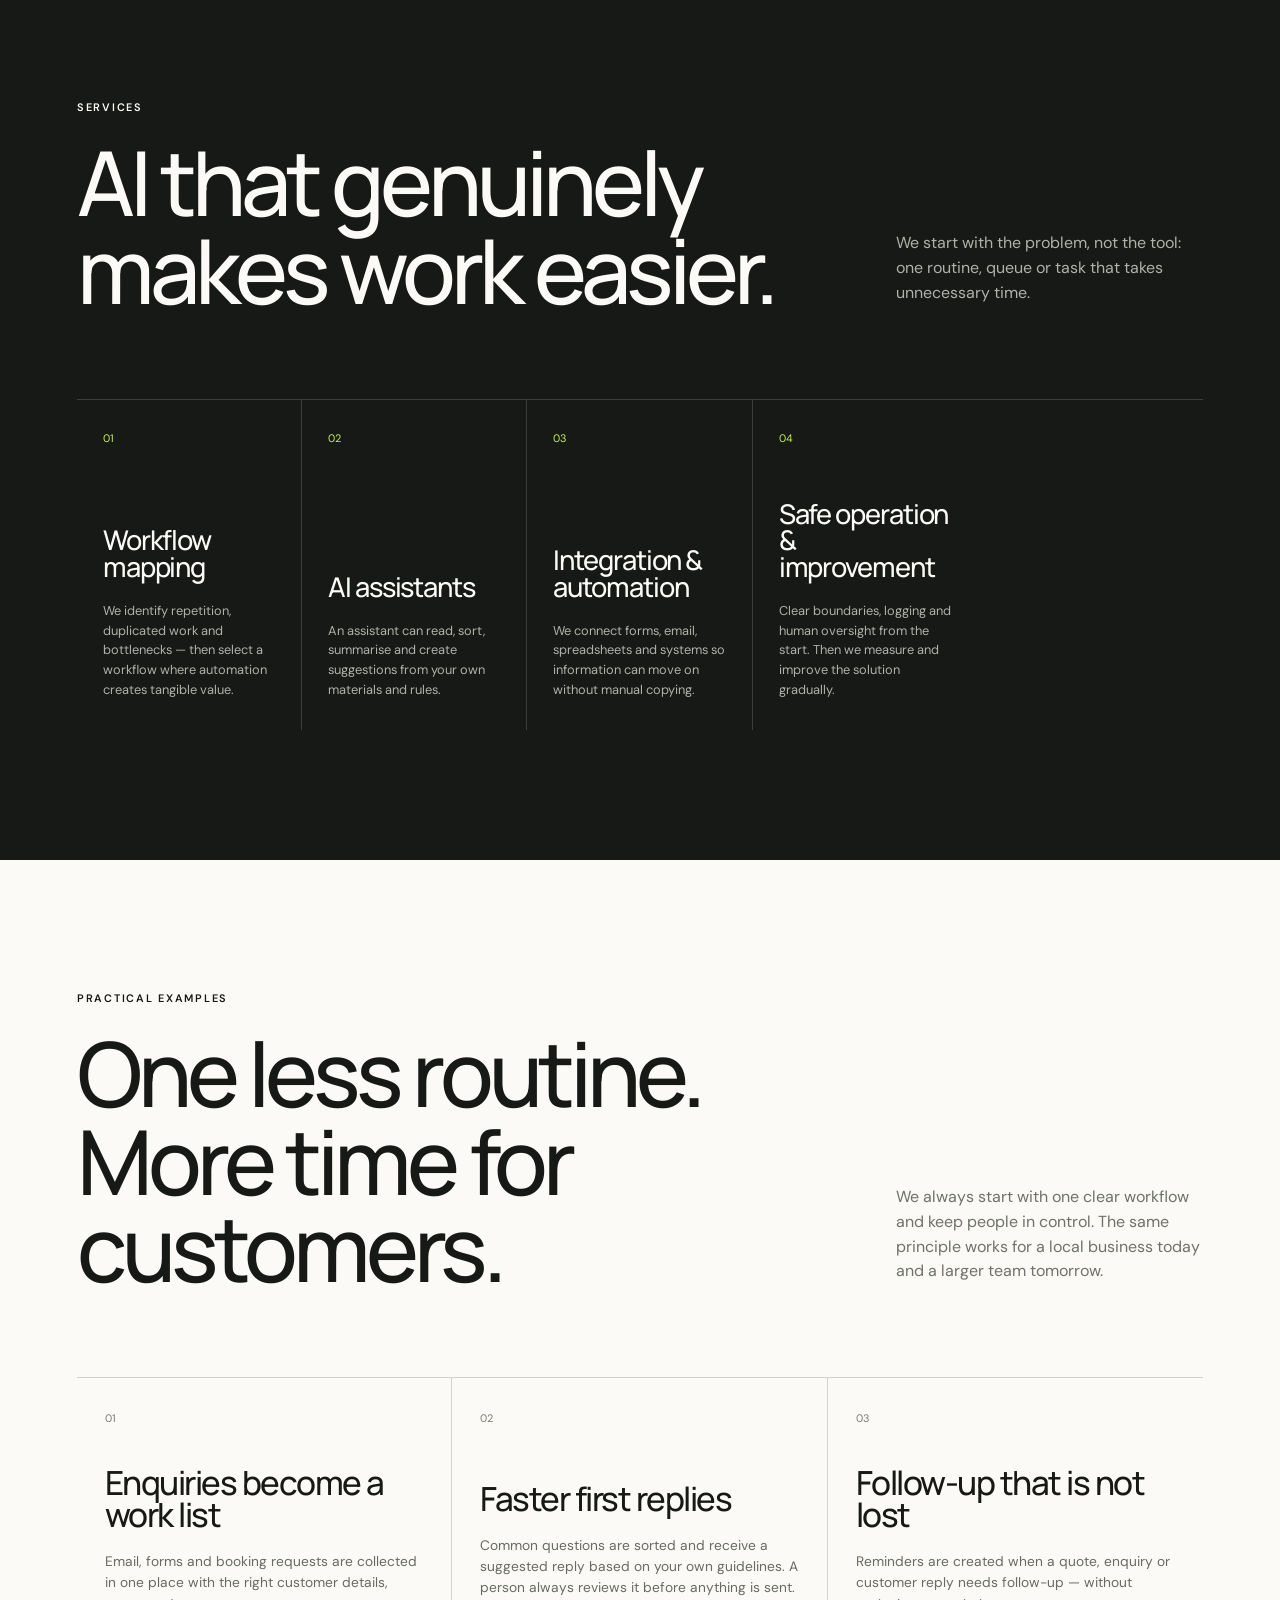
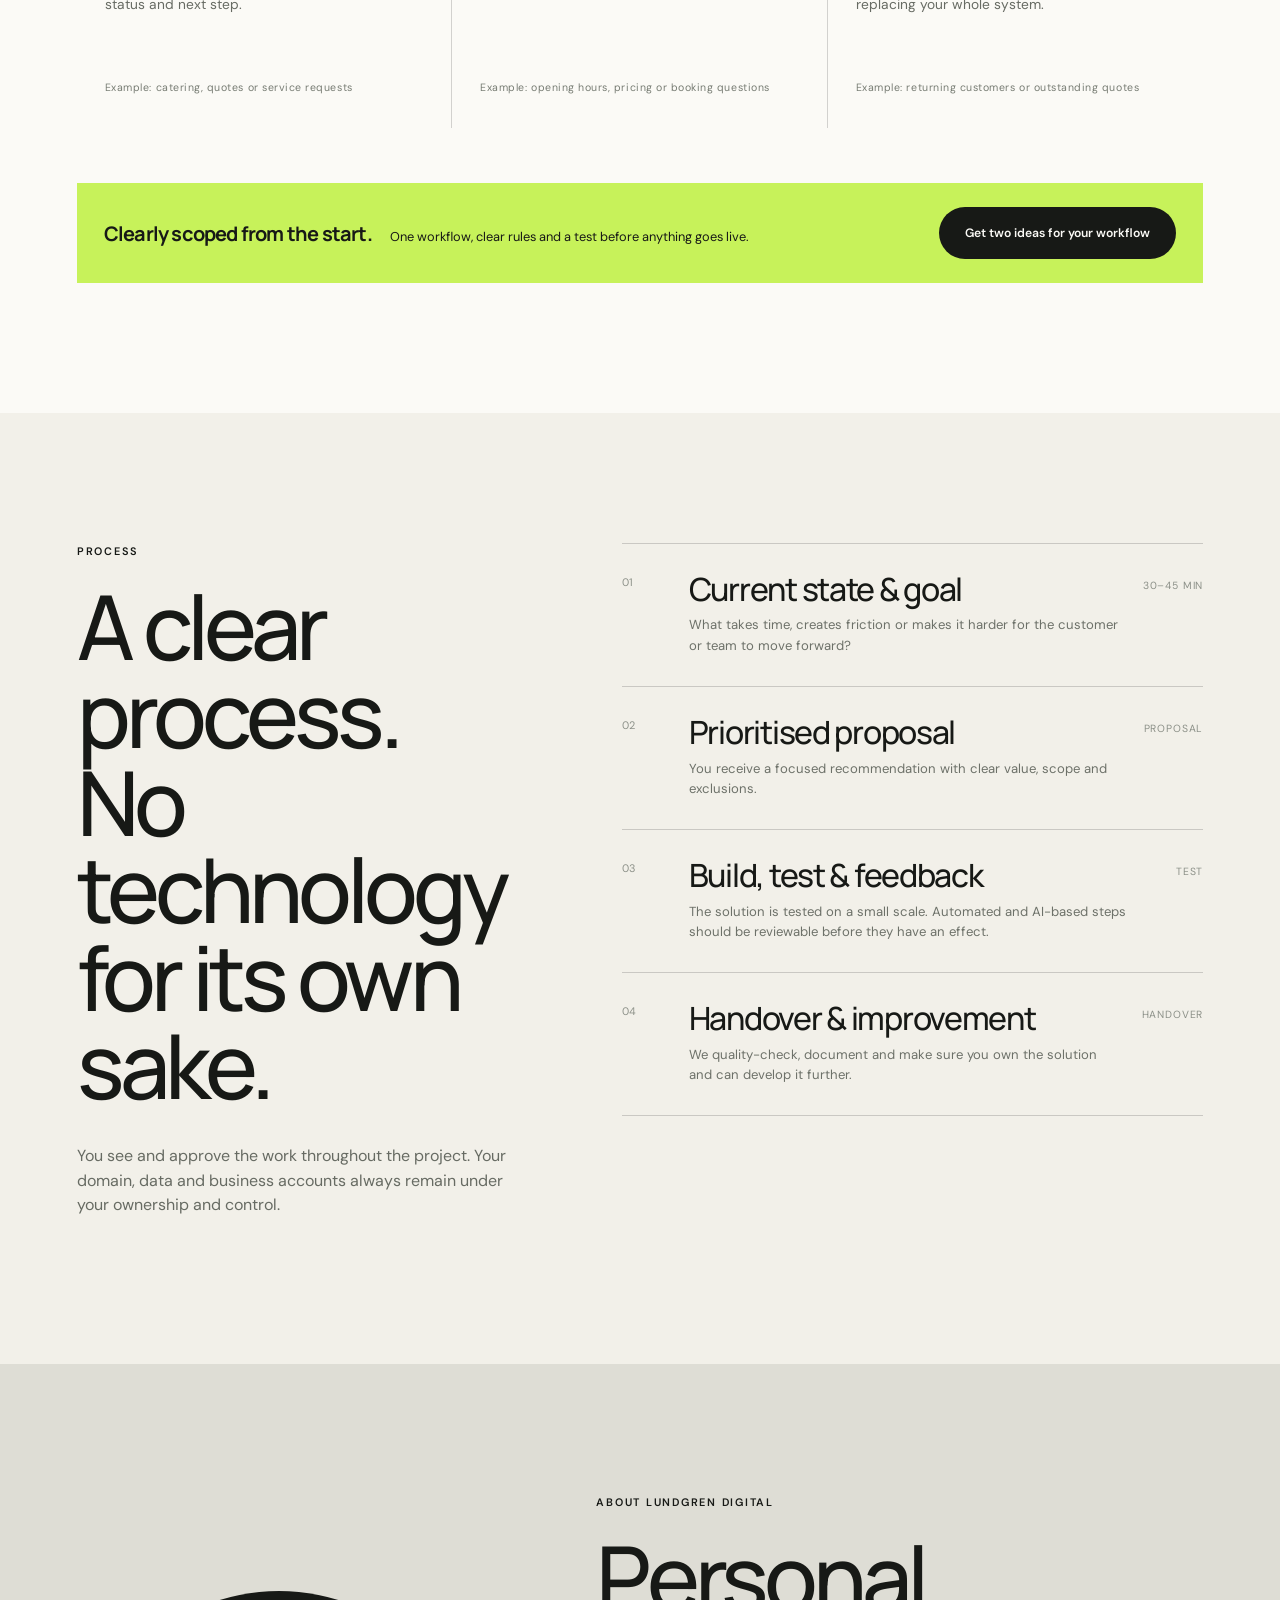
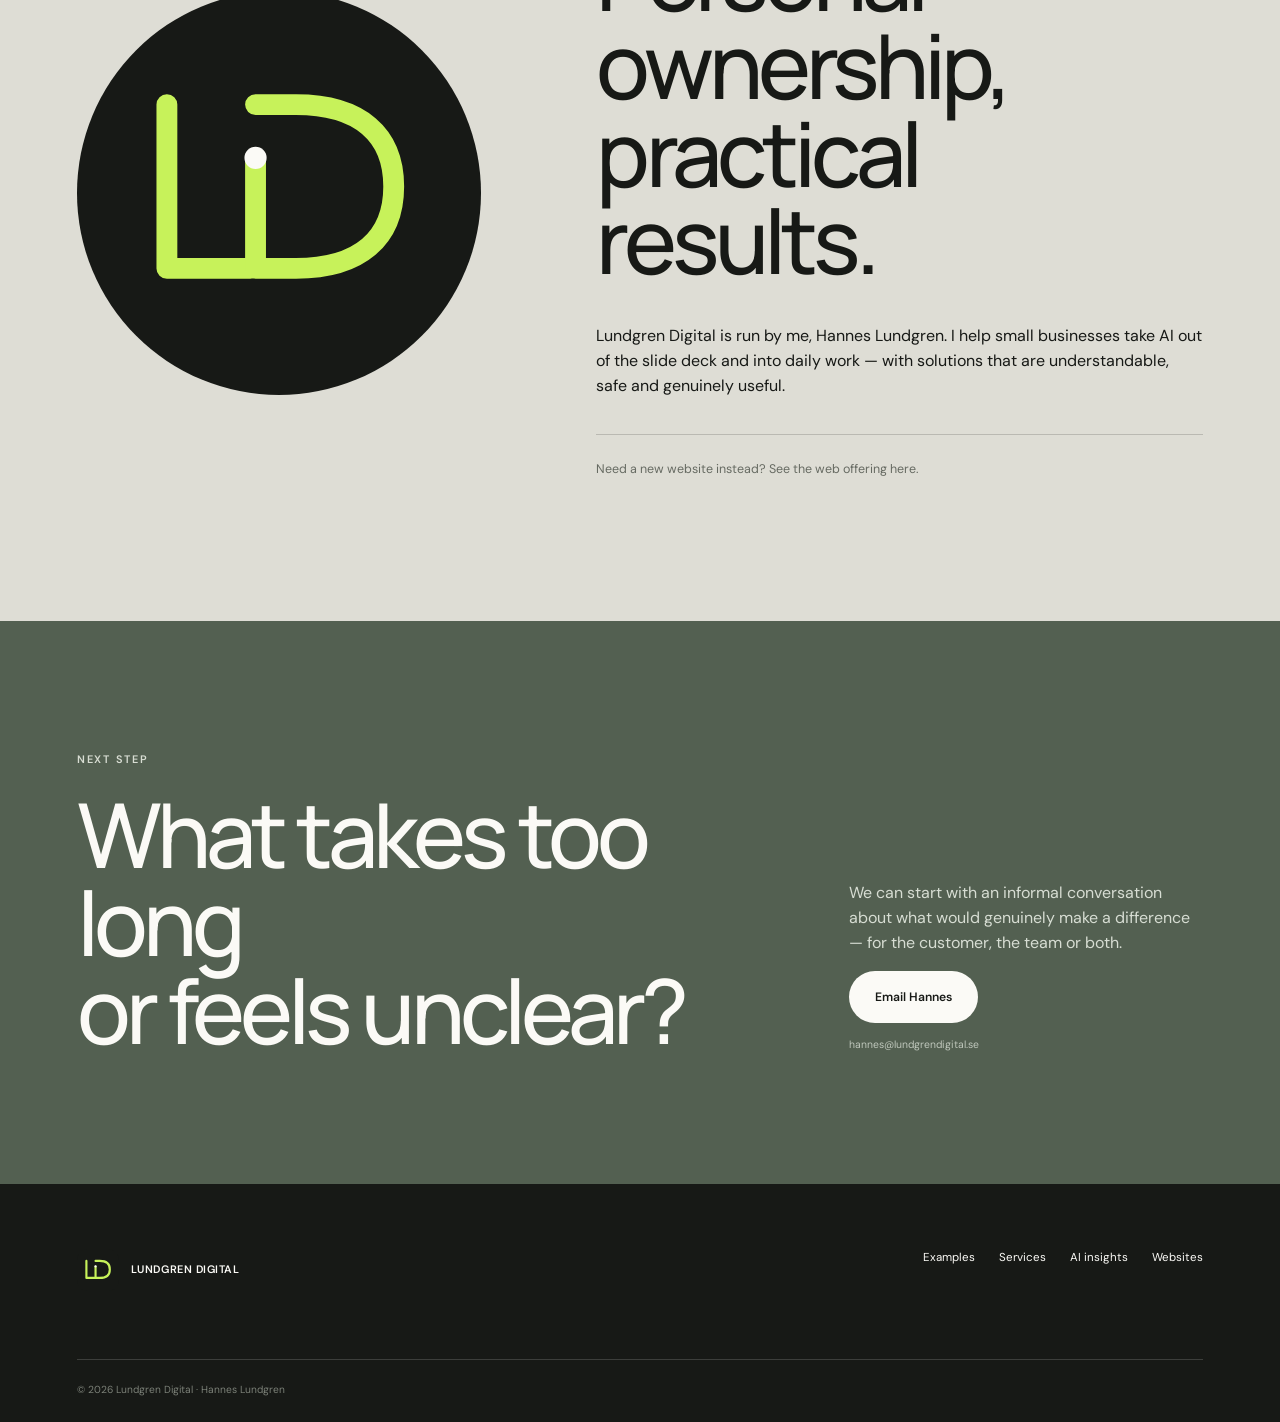
<file: en/index.html>
<!doctype html>
<html lang="en">
  <head>
    <meta charset="UTF-8" />
    <meta name="viewport" content="width=device-width, initial-scale=1.0" />
    <meta name="description" content="Lundgren Digital builds practical AI automations that reduce manual work and make customer workflows smoother." />
    <meta name="robots" content="index, follow" />
    <meta name="theme-color" content="#171916" />
    <meta property="og:title" content="Lundgren Digital — Practical AI automation" />
    <meta property="og:description" content="Practical AI automation for small businesses." />
    <meta property="og:type" content="website" />
    <meta property="og:locale" content="en_GB" />
    <meta property="og:url" content="https://lundgrendigital.se/en/" />
    <meta property="og:image" content="https://lundgrendigital.se/brand/final/loop-lockup-dark-1200.png" />
    <meta property="og:image:alt" content="Lundgren Digital" />
    <meta name="twitter:card" content="summary_large_image" />
    <link rel="canonical" href="https://lundgrendigital.se/en/" />
    <link rel="alternate" hreflang="sv" href="https://lundgrendigital.se/" />
    <link rel="alternate" hreflang="en" href="https://lundgrendigital.se/en/" />
    <link rel="alternate" hreflang="x-default" href="https://lundgrendigital.se/" />
    <title>Lundgren Digital — Practical AI automation</title>
    <link rel="icon" href="../favicon.svg" type="image/svg+xml" />
    <link rel="preconnect" href="https://fonts.googleapis.com" />
    <link rel="preconnect" href="https://fonts.gstatic.com" crossorigin />
    <link href="https://fonts.googleapis.com/css2?family=DM+Sans:wght@400;500;600&family=Manrope:wght@400;500;600&display=swap" rel="stylesheet" />
    <script>document.documentElement.classList.add("js");</script>
    <link rel="stylesheet" href="../styles.css" />
  </head>
  <body>
    <a class="skip-link" href="#main">Skip to content</a>
    <header class="site-header" id="site-header">
      <a class="brand" href="#top" aria-label="Lundgren Digital, home"><img class="brand-mark" src="../brand/final/loop-mark-badge.svg" width="42" height="42" alt="" /><span>Lundgren Digital</span></a>
      <button class="nav-toggle" type="button" aria-expanded="false" aria-controls="site-nav" data-label-open="Open menu" data-label-close="Close menu"><span></span><span></span><b class="sr-only">Open menu</b></button>
      <nav id="site-nav" aria-label="Main menu">
        <a href="#workflow-examples">Examples</a>
        <a href="#services">Services</a>
        <a href="#process">Process</a>
        <a href="blogg/">AI insights</a>
        <a href="webb/">Websites</a>
        <a class="nav-contact" href="#contact">Contact</a>
        <div class="lang-switch" aria-label="Choose language"><a href="../" lang="sv">SV</a><a href="./" lang="en" aria-current="page">EN</a></div>
      </nav>
    </header>

    <main id="main">
      <section class="hero" id="top">
        <div class="hero-status reveal"><span></span> Available for new projects</div>
        <div class="hero-grid">
          <div class="hero-copy reveal">
            <p class="eyebrow">AI automation · Workflows · Stockholm, Sweden</p>
            <h1>Less manual work.<br /><em>More done.</em></h1>
          </div>
          <div class="hero-side">
            <p>I build focused AI solutions that handle recurring administration, sort information and make sure follow-up does not fall through the cracks.</p>
            <div><a class="button button-accent" href="#workflow-examples">See what can be automated</a><a class="text-link" href="#services">Explore services <span>↓</span></a></div>
          </div>
        </div>
        <div class="hero-footer reveal"><span>AI agents</span><span>System integration</span><span>Automation</span><span>Human oversight</span></div>
      </section>

      <section class="projects section" id="projects">
        <div class="section-heading reveal">
          <div><p class="eyebrow">What we can solve</p><h2>Fewer bottlenecks.<br />Better flow.</h2></div>
          <p>We start with a real work task that takes time every week, not a generic “AI initiative”. The goal is a simple workflow that works every day.</p>
        </div>

        <article class="project project-featured reveal">
          <a class="project-image" href="blogg/ai-agent-for-orderhantering/" aria-label="Read the AI order handling analysis">
            <img src="../brand/final/loop-lockup-dark-1200.png" width="1200" height="630" alt="Lundgren Digital" />
            <span>Read the analysis →</span>
          </a>
          <div class="project-info">
            <span class="project-number">01</span>
            <div><p class="eyebrow">Customer workflows</p><h3>Ask once.<br />Sort correctly.</h3><p>Enquiries from email, forms and bookings can become structured cases with the right customer details, priority and next step.</p></div>
            <ul><li>Email & forms</li><li>AI interpretation</li><li>Work list</li></ul>
          </div>
        </article>

        <article class="project reveal">
          <div class="project-info">
            <span class="project-number">02</span>
            <div><p class="eyebrow">Follow-up</p><h3>Nothing important<br />gets lost.</h3><p>Automated reminders and suggestions for the next contact point keep quotes, service cases and customer conversations moving.</p></div>
            <ul><li>Reminders</li><li>Suggestions</li><li>Review</li></ul>
          </div>
          <a class="project-image" href="mailto:hannes@lundgrendigital.se?subject=AI%20automation" aria-label="Discuss an AI workflow">
            <img src="../brand/final/loop-lockup-light-1200.png" width="1200" height="630" alt="Lundgren Digital" />
            <span>Discuss a workflow →</span>
          </a>
        </article>
      </section>

      <section class="services section" id="services">
        <div class="section-heading light reveal">
          <div><p class="eyebrow">Services</p><h2>AI that genuinely<br />makes work easier.</h2></div>
          <p>We start with the problem, not the tool: one routine, queue or task that takes unnecessary time.</p>
        </div>
        <div class="service-grid">
          <article class="reveal"><span>01</span><h3>Workflow mapping</h3><p>We identify repetition, duplicated work and bottlenecks — then select a workflow where automation creates tangible value.</p></article>
          <article class="reveal"><span>02</span><h3>AI assistants</h3><p>An assistant can read, sort, summarise and create suggestions from your own materials and rules.</p></article>
          <article class="reveal"><span>03</span><h3>Integration & automation</h3><p>We connect forms, email, spreadsheets and systems so information can move on without manual copying.</p></article>
          <article class="reveal"><span>04</span><h3>Safe operation & improvement</h3><p>Clear boundaries, logging and human oversight from the start. Then we measure and improve the solution gradually.</p></article>
        </div>
      </section>

      <section class="workflow-examples section" id="workflow-examples">
        <div class="section-heading reveal">
          <div><p class="eyebrow">Practical examples</p><h2>One less routine.<br />More time for customers.</h2></div>
          <p>We always start with one clear workflow and keep people in control. The same principle works for a local business today and a larger team tomorrow.</p>
        </div>
        <div class="workflow-grid">
          <article class="workflow-card reveal"><span>01</span><h3>Enquiries become a work list</h3><p>Email, forms and booking requests are collected in one place with the right customer details, status and next step.</p><small>Example: catering, quotes or service requests</small></article>
          <article class="workflow-card reveal"><span>02</span><h3>Faster first replies</h3><p>Common questions are sorted and receive a suggested reply based on your own guidelines. A person always reviews it before anything is sent.</p><small>Example: opening hours, pricing or booking questions</small></article>
          <article class="workflow-card reveal"><span>03</span><h3>Follow-up that is not lost</h3><p>Reminders are created when a quote, enquiry or customer reply needs follow-up — without replacing your whole system.</p><small>Example: returning customers or outstanding quotes</small></article>
        </div>
        <div class="workflow-note reveal"><div><strong>Clearly scoped from the start.</strong><span>One workflow, clear rules and a test before anything goes live.</span></div><a class="button button-dark" href="mailto:hannes@lundgrendigital.se?subject=Two%20ideas%20for%20a%20workflow">Get two ideas for your workflow</a></div>
      </section>

      <section class="process section" id="process">
        <div class="process-intro reveal"><p class="eyebrow">Process</p><h2>A clear process.<br />No technology for its own sake.</h2><p>You see and approve the work throughout the project. Your domain, data and business accounts always remain under your ownership and control.</p></div>
        <ol class="process-list">
          <li class="reveal"><span>01</span><div><h3>Current state & goal</h3><p>What takes time, creates friction or makes it harder for the customer or team to move forward?</p></div><small>30–45 min</small></li>
          <li class="reveal"><span>02</span><div><h3>Prioritised proposal</h3><p>You receive a focused recommendation with clear value, scope and exclusions.</p></div><small>Proposal</small></li>
          <li class="reveal"><span>03</span><div><h3>Build, test & feedback</h3><p>The solution is tested on a small scale. Automated and AI-based steps should be reviewable before they have an effect.</p></div><small>Test</small></li>
          <li class="reveal"><span>04</span><div><h3>Handover & improvement</h3><p>We quality-check, document and make sure you own the solution and can develop it further.</p></div><small>Handover</small></li>
        </ol>
      </section>

      <section class="about section">
        <div class="about-mark reveal" aria-hidden="true"><img src="../brand/final/loop-mark-light.svg" alt="" /></div>
        <div class="about-copy reveal"><p class="eyebrow">About Lundgren Digital</p><h2>Personal ownership,<br />practical results.</h2><p>Lundgren Digital is run by me, Hannes Lundgren. I help small businesses take AI out of the slide deck and into daily work — with solutions that are understandable, safe and genuinely useful.</p><p class="about-note">Need a new website instead? <a href="webb/">See the web offering here.</a></p></div>
      </section>

      <section class="contact section" id="contact">
        <p class="eyebrow reveal">Next step</p>
        <div class="contact-grid reveal">
          <h2>What takes too long<br />or feels unclear?</h2>
          <div><p>We can start with an informal conversation about what would genuinely make a difference — for the customer, the team or both.</p><a class="button button-light" href="mailto:hannes@lundgrendigital.se">Email Hannes</a><small>hannes@lundgrendigital.se</small></div>
        </div>
      </section>
    </main>

    <footer>
      <a class="brand footer-brand" href="#top"><img class="brand-mark" src="../brand/final/loop-mark-badge.svg" width="42" height="42" alt="" /><span>Lundgren Digital</span></a>
      <div><a href="#workflow-examples">Examples</a><a href="#services">Services</a><a href="blogg/">AI insights</a><a href="webb/">Websites</a></div>
      <small>© <span id="year"></span> Lundgren Digital · Hannes Lundgren</small>
    </footer>

    <script src="../script.js"></script>
  </body>
</html>
</file>
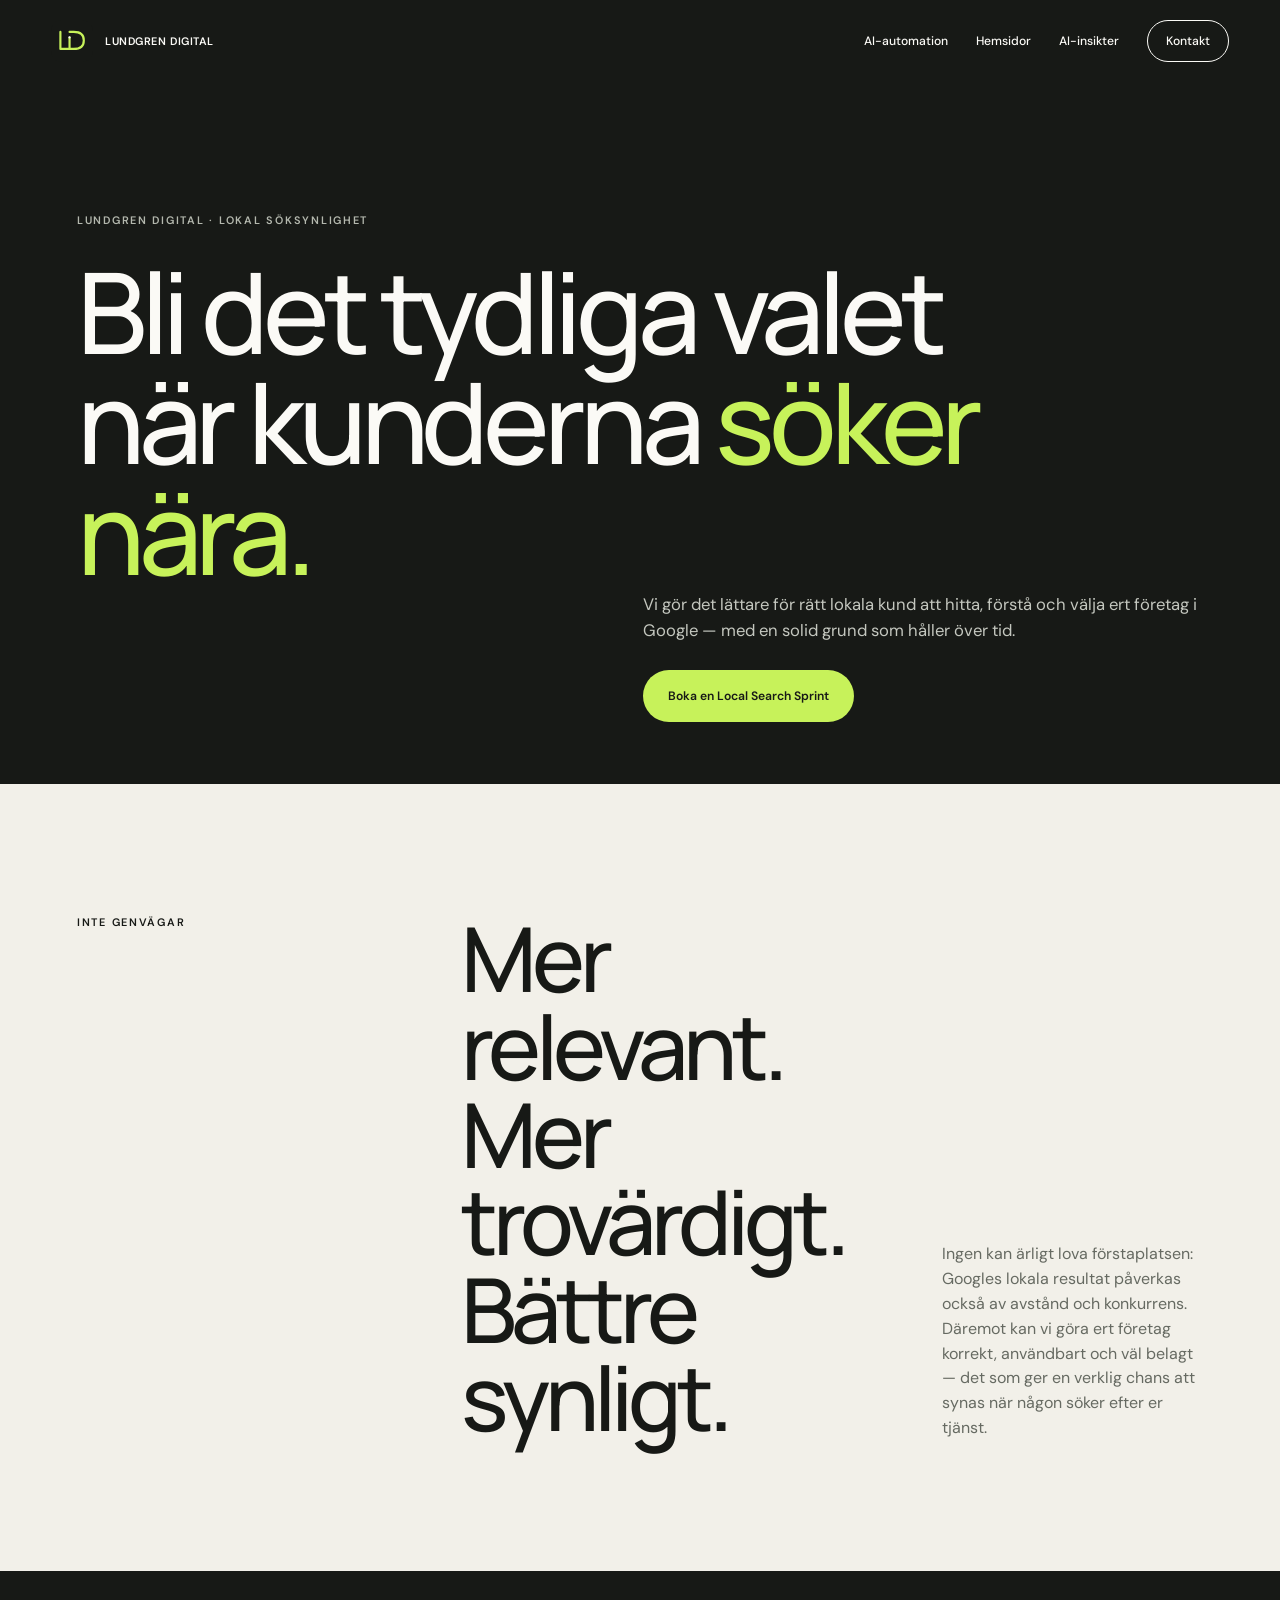
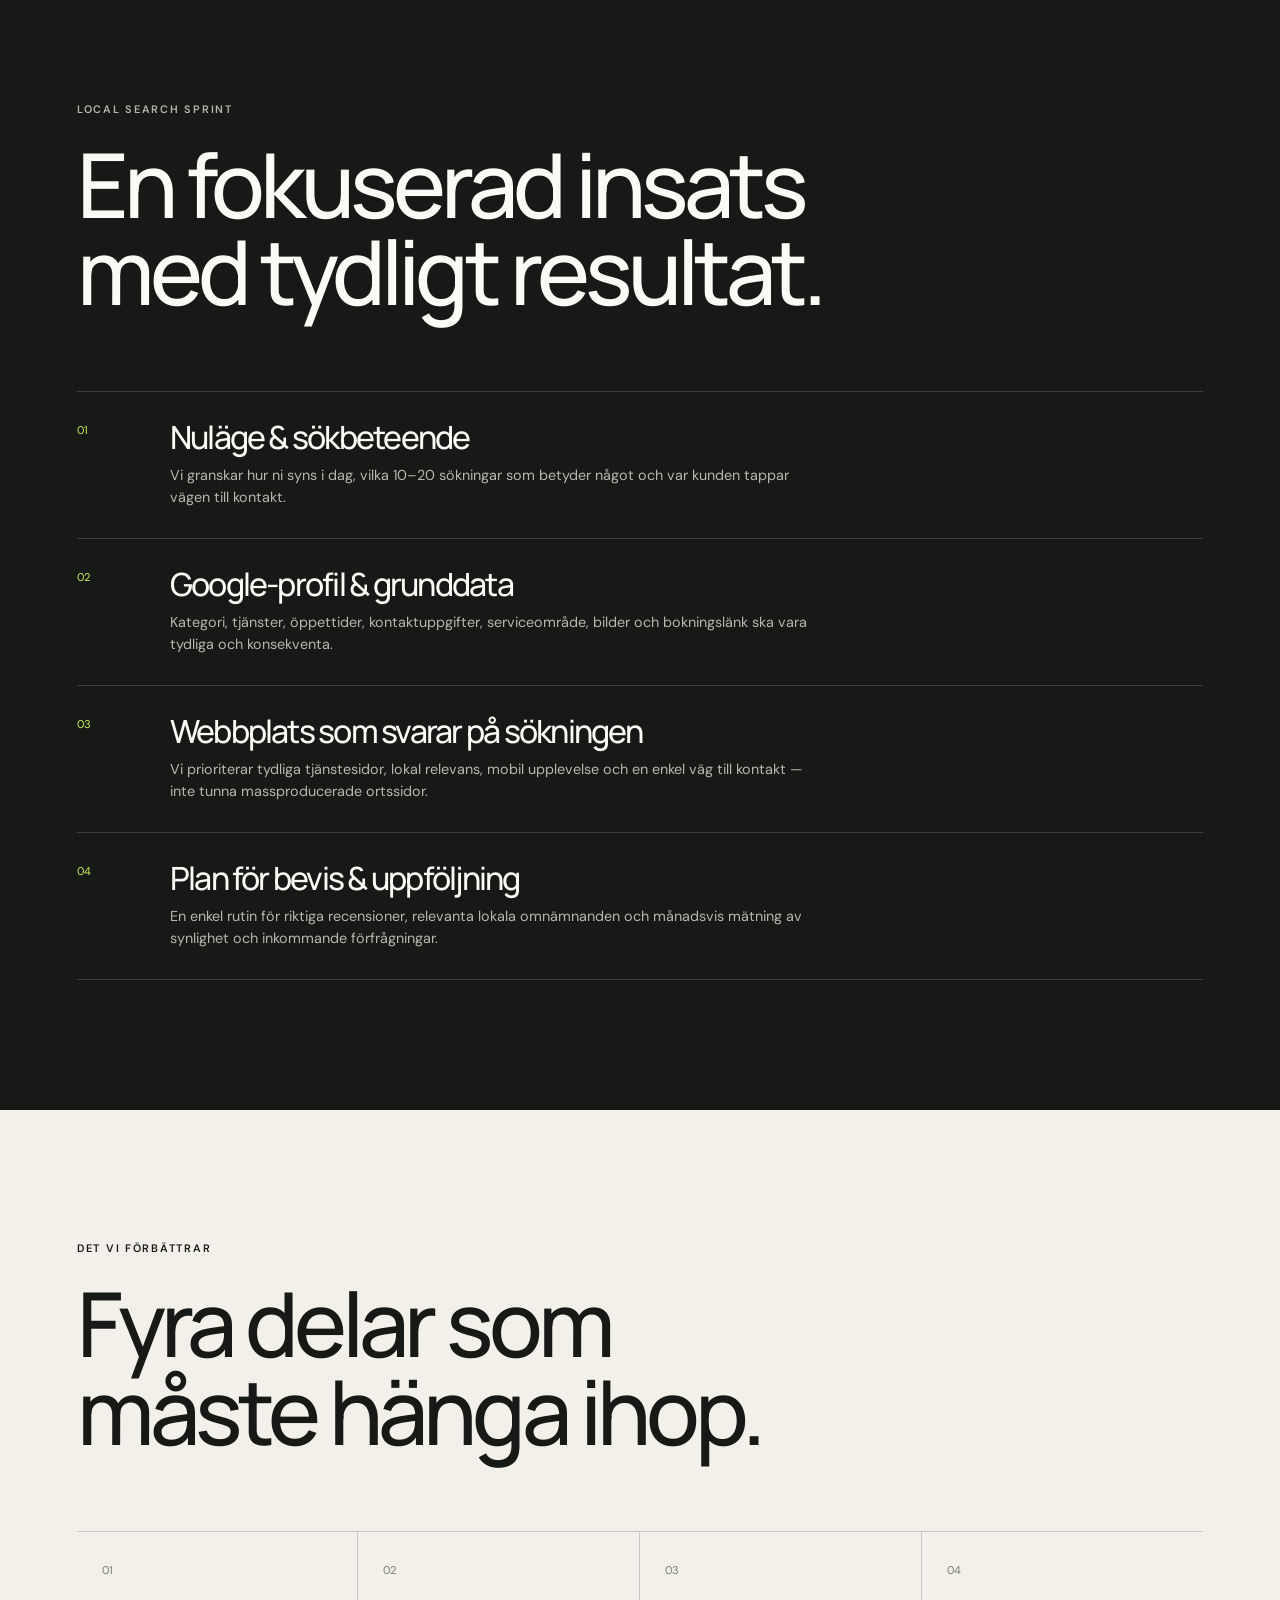
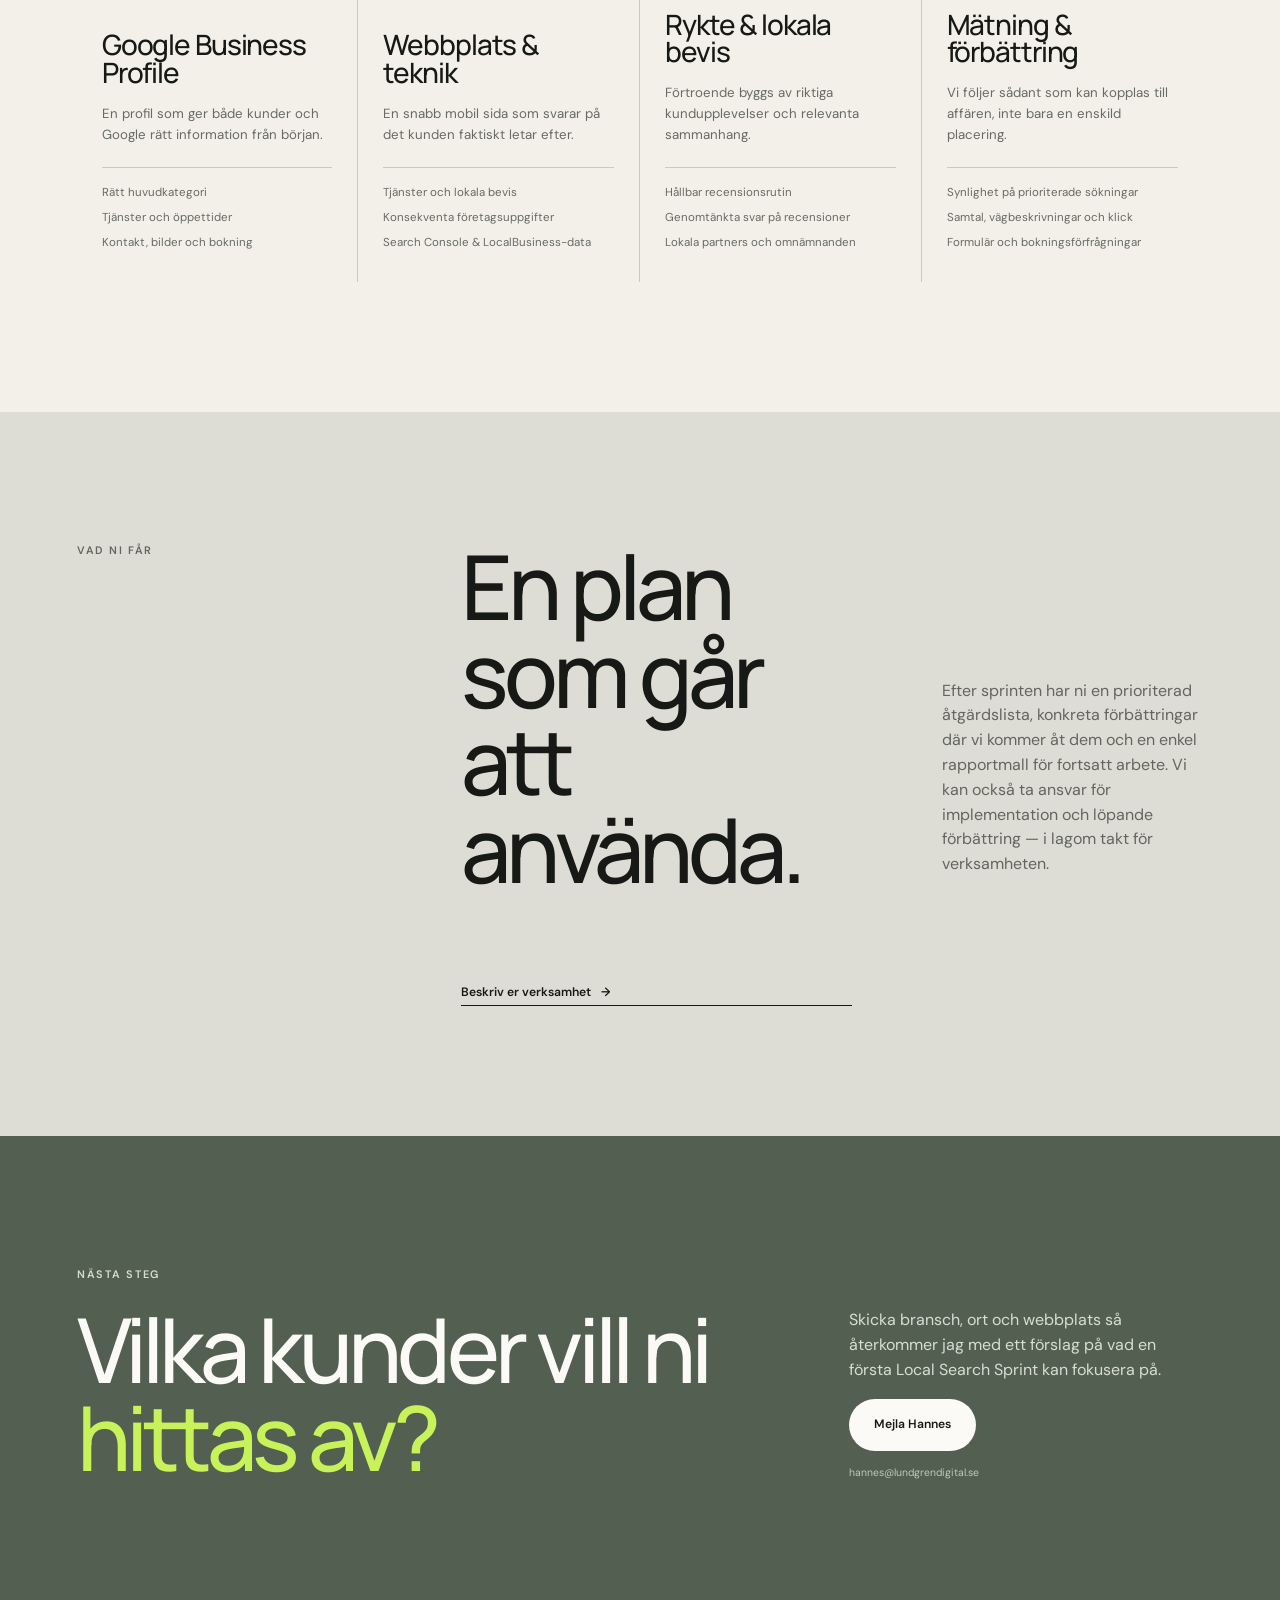
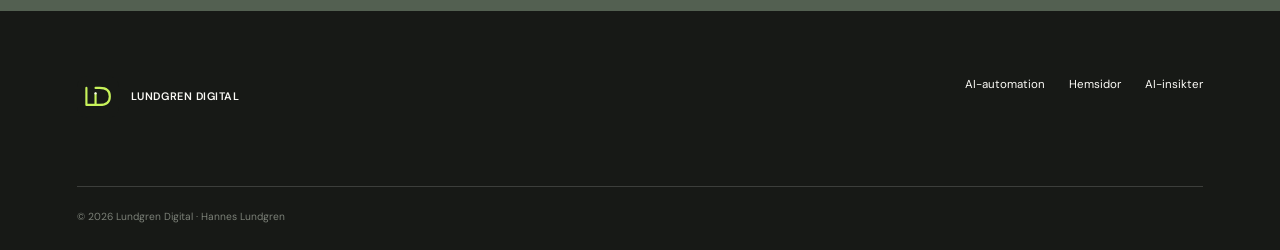
<file: lokal-sok/index.html>
<!doctype html>
<html lang="sv">
  <head>
    <meta charset="UTF-8" />
    <meta name="viewport" content="width=device-width, initial-scale=1.0" />
    <meta name="description" content="Lokal söksynlighet för mindre företag: Google Business Profile, webbplats, recensioner och mätning — utan tomma rankningslöften." />
    <meta name="robots" content="index, follow" />
    <meta name="theme-color" content="#171916" />
    <meta property="og:title" content="Lokal söksynlighet — Lundgren Digital" />
    <meta property="og:description" content="Bli ett tydligare, mer trovärdigt val när lokala kunder söker." />
    <meta property="og:type" content="website" />
    <meta property="og:locale" content="sv_SE" />
    <meta property="og:url" content="https://lundgrendigital.se/lokal-sok/" />
    <meta property="og:image" content="https://lundgrendigital.se/brand/final/loop-lockup-dark-1200.png" />
    <link rel="canonical" href="https://lundgrendigital.se/lokal-sok/" />
    <title>Lokal söksynlighet — Lundgren Digital</title>
    <link rel="icon" href="../favicon.svg" type="image/svg+xml" />
    <link rel="preconnect" href="https://fonts.googleapis.com" />
    <link rel="preconnect" href="https://fonts.gstatic.com" crossorigin />
    <link href="https://fonts.googleapis.com/css2?family=DM+Sans:wght@400;500;600&family=Manrope:wght@400;500;600&display=swap" rel="stylesheet" />
    <link rel="stylesheet" href="local-sok.css" />
    <script type="application/ld+json">
      {
        "@context": "https://schema.org",
        "@type": "Service",
        "name": "Lokal söksynlighet",
        "serviceType": "Lokal sökmotoroptimering",
        "provider": { "@type": "ProfessionalService", "name": "Lundgren Digital", "url": "https://lundgrendigital.se/" },
        "areaServed": [
          { "@type": "City", "name": "Åkersberga" },
          { "@type": "City", "name": "Stockholm" }
        ],
        "url": "https://lundgrendigital.se/lokal-sok/",
        "description": "Praktiska lösningar för Google Business Profile, webbplats, lokala bevis och mätning."
      }
    </script>
  </head>
  <body>
    <a class="skip-link" href="#main">Hoppa till innehåll</a>
    <header class="site-header">
      <a class="brand" href="../" aria-label="Lundgren Digital, startsida"><img src="../brand/final/loop-mark-badge.svg" width="42" height="42" alt="" /><span>Lundgren Digital</span></a>
      <nav aria-label="Huvudmeny"><a href="../">AI-automation</a><a href="../webb/">Hemsidor</a><a href="../blogg/">AI-insikter</a><a class="nav-contact" href="#kontakt">Kontakt</a></nav>
    </header>
    <main id="main">
      <section class="hero">
        <p class="eyebrow">Lundgren Digital · Lokal söksynlighet</p>
        <h1>Bli det tydliga valet<br />när kunderna <em>söker nära.</em></h1>
        <div class="hero-bottom"><p>Vi gör det lättare för rätt lokala kund att hitta, förstå och välja ert företag i Google — med en solid grund som håller över tid.</p><a class="button accent" href="#kontakt">Boka en Local Search Sprint</a></div>
      </section>

      <section class="section promise">
        <p class="eyebrow">Inte genvägar</p>
        <div><h2>Mer relevant.<br />Mer trovärdigt.<br />Bättre synligt.</h2><p>Ingen kan ärligt lova förstaplatsen: Googles lokala resultat påverkas också av avstånd och konkurrens. Däremot kan vi göra ert företag korrekt, användbart och väl belagt — det som ger en verklig chans att synas när någon söker efter er tjänst.</p></div>
      </section>

      <section class="section dark" id="upplagg">
        <div class="heading"><p class="eyebrow">Local Search Sprint</p><h2>En fokuserad insats<br />med tydligt resultat.</h2></div>
        <ol class="steps">
          <li><span>01</span><div><h3>Nuläge & sökbeteende</h3><p>Vi granskar hur ni syns i dag, vilka 10–20 sökningar som betyder något och var kunden tappar vägen till kontakt.</p></div></li>
          <li><span>02</span><div><h3>Google-profil & grunddata</h3><p>Kategori, tjänster, öppettider, kontaktuppgifter, serviceområde, bilder och bokningslänk ska vara tydliga och konsekventa.</p></div></li>
          <li><span>03</span><div><h3>Webbplats som svarar på sökningen</h3><p>Vi prioriterar tydliga tjänstesidor, lokal relevans, mobil upplevelse och en enkel väg till kontakt — inte tunna massproducerade ortssidor.</p></div></li>
          <li><span>04</span><div><h3>Plan för bevis & uppföljning</h3><p>En enkel rutin för riktiga recensioner, relevanta lokala omnämnanden och månadsvis mätning av synlighet och inkommande förfrågningar.</p></div></li>
        </ol>
      </section>

      <section class="section pillars">
        <div class="heading"><p class="eyebrow">Det vi förbättrar</p><h2>Fyra delar som<br />måste hänga ihop.</h2></div>
        <div class="pillar-grid">
          <article><span>01</span><h3>Google Business Profile</h3><p>En profil som ger både kunder och Google rätt information från början.</p><ul><li>Rätt huvudkategori</li><li>Tjänster och öppettider</li><li>Kontakt, bilder och bokning</li></ul></article>
          <article><span>02</span><h3>Webbplats & teknik</h3><p>En snabb mobil sida som svarar på det kunden faktiskt letar efter.</p><ul><li>Tjänster och lokala bevis</li><li>Konsekventa företagsuppgifter</li><li>Search Console & LocalBusiness-data</li></ul></article>
          <article><span>03</span><h3>Rykte & lokala bevis</h3><p>Förtroende byggs av riktiga kundupplevelser och relevanta sammanhang.</p><ul><li>Hållbar recensionsrutin</li><li>Genomtänkta svar på recensioner</li><li>Lokala partners och omnämnanden</li></ul></article>
          <article><span>04</span><h3>Mätning & förbättring</h3><p>Vi följer sådant som kan kopplas till affären, inte bara en enskild placering.</p><ul><li>Synlighet på prioriterade sökningar</li><li>Samtal, vägbeskrivningar och klick</li><li>Formulär och bokningsförfrågningar</li></ul></article>
        </div>
      </section>

      <section class="section results"><p class="eyebrow">Vad ni får</p><div><h2>En plan som går<br />att använda.</h2><p>Efter sprinten har ni en prioriterad åtgärdslista, konkreta förbättringar där vi kommer åt dem och en enkel rapportmall för fortsatt arbete. Vi kan också ta ansvar för implementation och löpande förbättring — i lagom takt för verksamheten.</p><a class="text-link" href="mailto:hannes@lundgrendigital.se?subject=Local%20Search%20Sprint">Beskriv er verksamhet <span>→</span></a></div></section>

      <section class="contact" id="kontakt"><p class="eyebrow">Nästa steg</p><div><h2>Vilka kunder vill ni<br /><em>hittas av?</em></h2><div><p>Skicka bransch, ort och webbplats så återkommer jag med ett förslag på vad en första Local Search Sprint kan fokusera på.</p><a class="button light" href="mailto:hannes@lundgrendigital.se?subject=Intresse%20f%C3%B6r%20Local%20Search%20Sprint">Mejla Hannes</a><small>hannes@lundgrendigital.se</small></div></div></section>
    </main>
    <footer><a class="brand" href="../"><img src="../brand/final/loop-mark-badge.svg" width="42" height="42" alt="" /><span>Lundgren Digital</span></a><div><a href="../">AI-automation</a><a href="../webb/">Hemsidor</a><a href="../blogg/">AI-insikter</a></div><small>© 2026 Lundgren Digital · Hannes Lundgren</small></footer>
  </body>
</html>
</file>
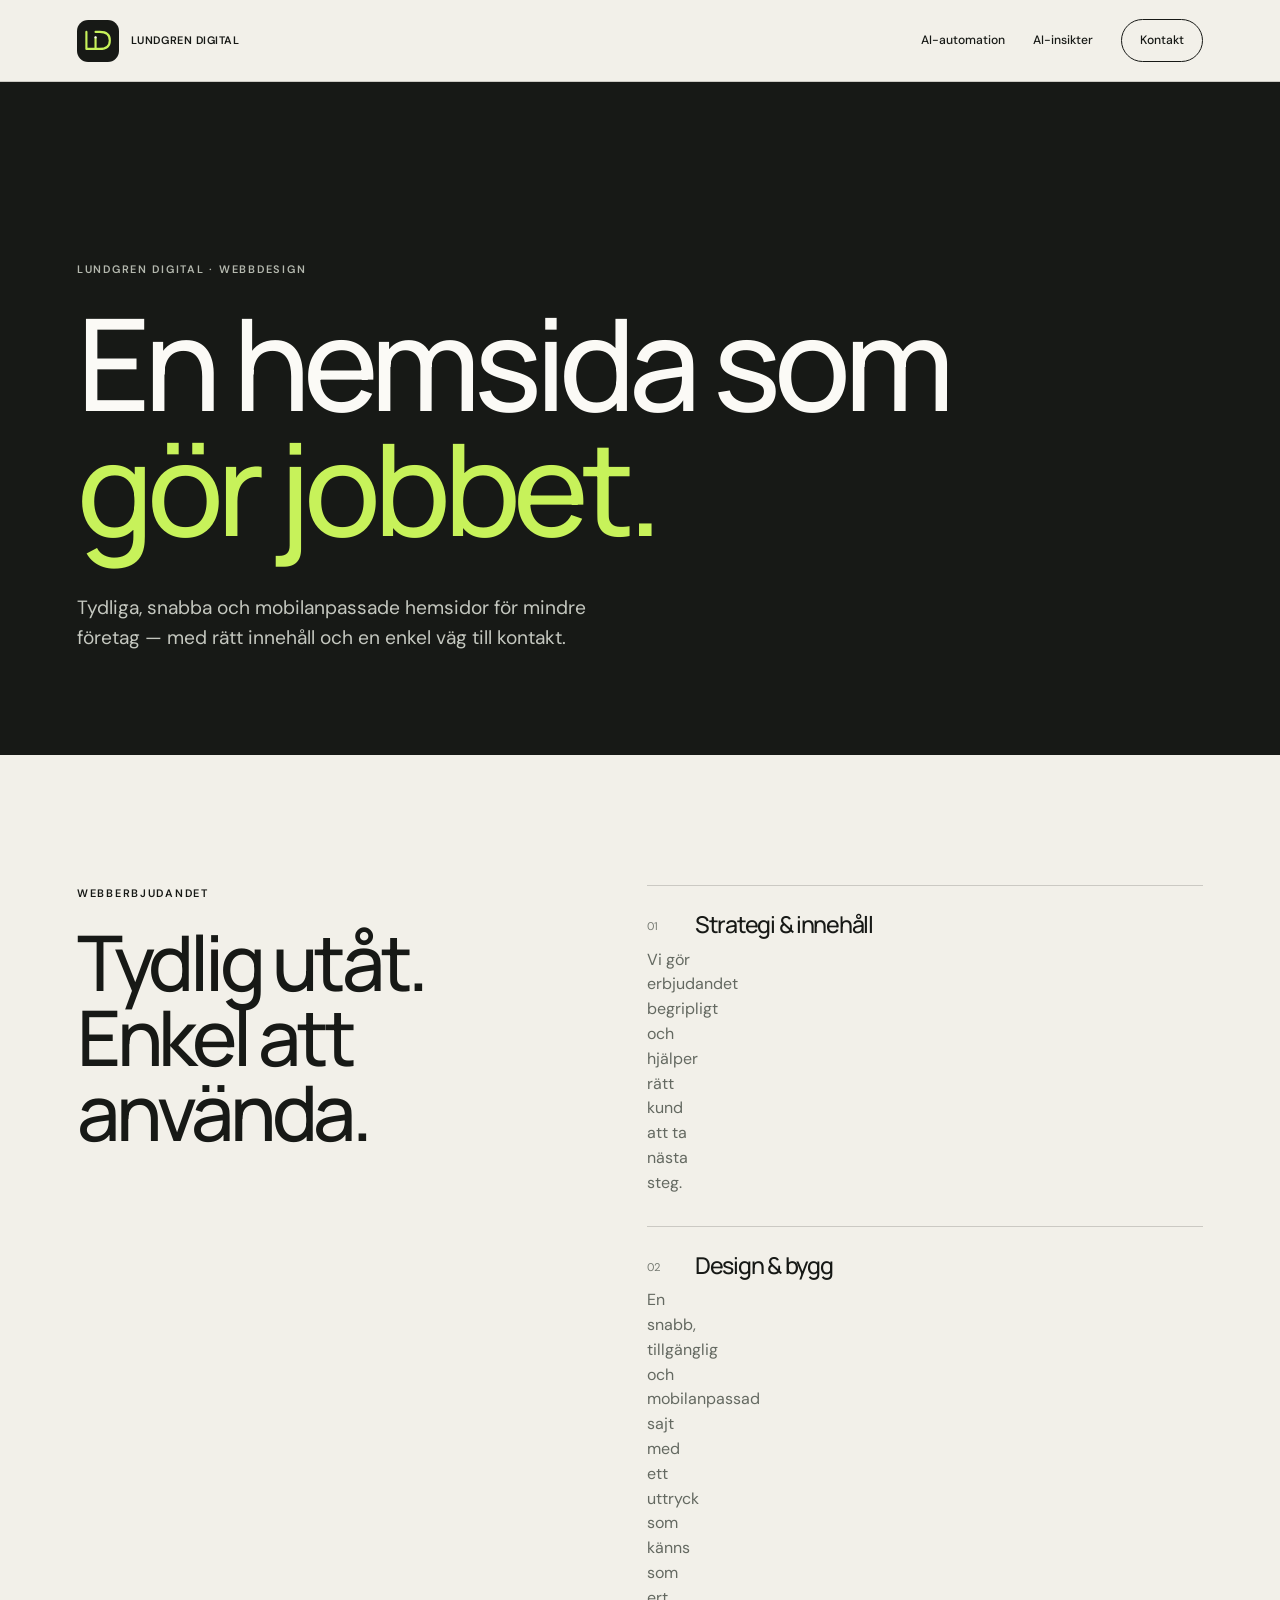
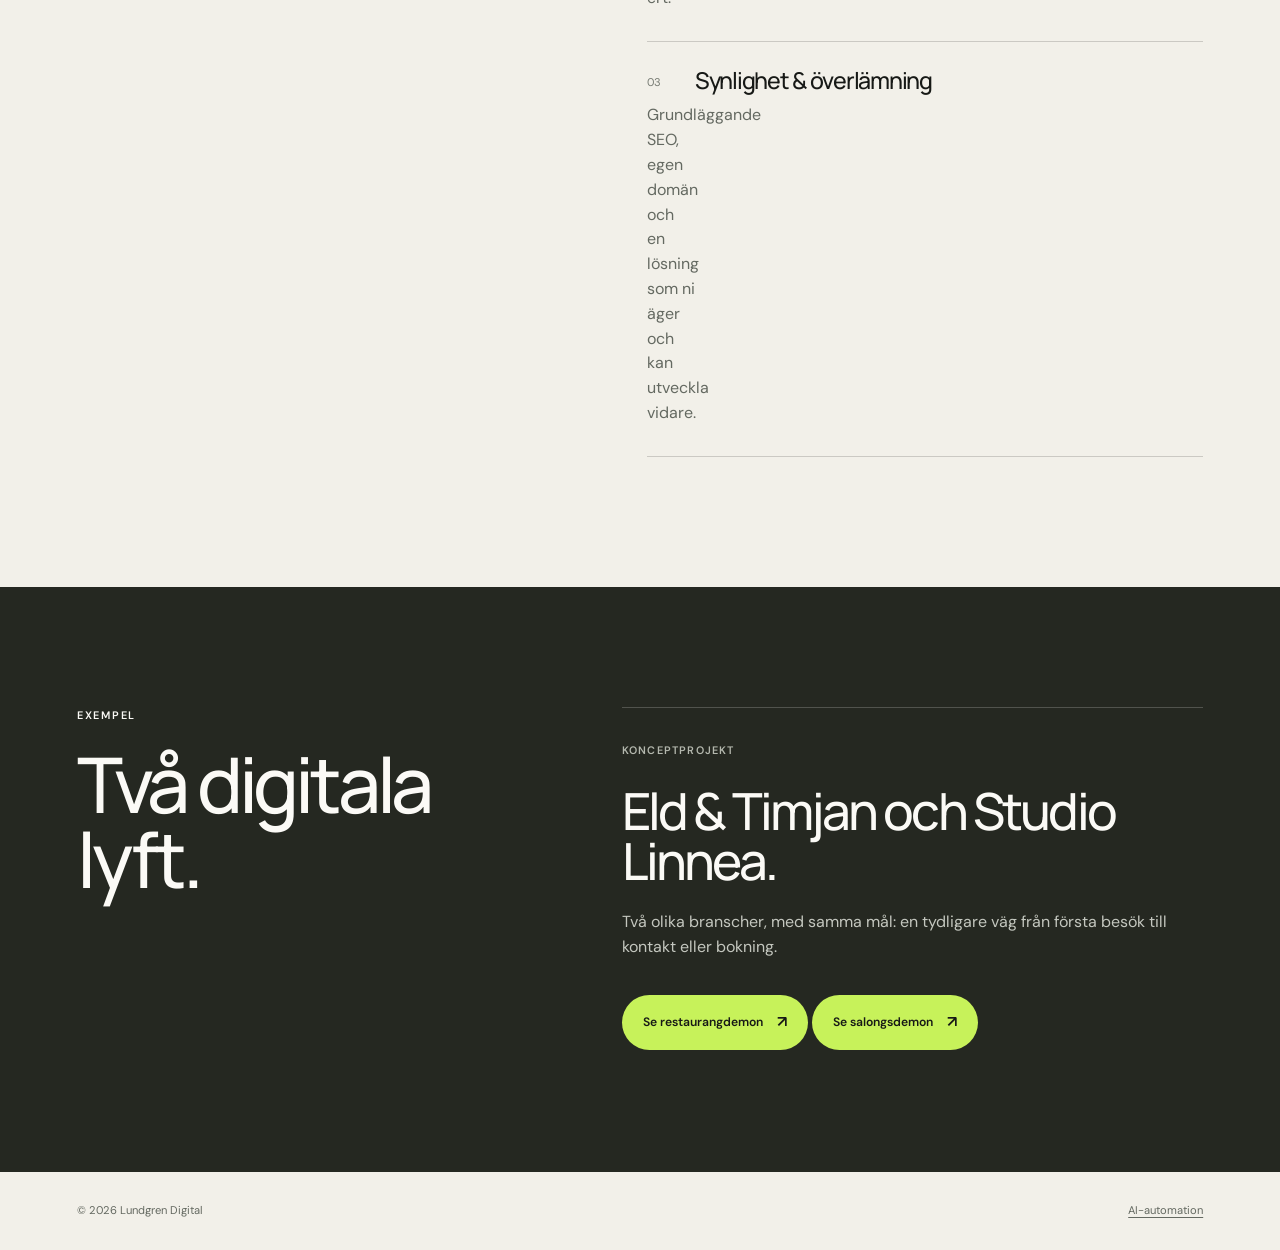
<file: webb/index.html>
<!doctype html><html lang="sv"><head><meta charset="UTF-8" /><meta name="viewport" content="width=device-width, initial-scale=1.0" /><meta name="description" content="Tydliga, snabba och mobilanpassade hemsidor från Lundgren Digital." /><link rel="canonical" href="https://lundgrendigital.se/webb/" /><title>Hemsidor — Lundgren Digital</title><link rel="icon" href="../favicon.svg" type="image/svg+xml" /><link rel="preconnect" href="https://fonts.googleapis.com" /><link rel="preconnect" href="https://fonts.gstatic.com" crossorigin /><link href="https://fonts.googleapis.com/css2?family=DM+Sans:wght@400;500;600&family=Manrope:wght@400;500;600&display=swap" rel="stylesheet" /><link rel="stylesheet" href="../blogg/blogg.css" /></head><body><header class="site-header"><a class="brand" href="../"><img src="../brand/final/loop-mark-badge.svg" width="42" height="42" alt="" /><span>Lundgren Digital</span></a><nav><a href="../">AI-automation</a><a href="../blogg/">AI-insikter</a><a class="nav-contact" href="../#kontakt">Kontakt</a></nav></header><main><section class="intro"><p class="eyebrow">Lundgren Digital · Webbdesign</p><h1>En hemsida som<br /><em>gör jobbet.</em></h1><p class="lede">Tydliga, snabba och mobilanpassade hemsidor för mindre företag — med rätt innehåll och en enkel väg till kontakt.</p></section><section class="principles"><div><p class="eyebrow">Webberbjudandet</p><h2>Tydlig utåt.<br />Enkel att använda.</h2></div><div class="principle-list"><article><span>01</span><h3>Strategi & innehåll</h3><p>Vi gör erbjudandet begripligt och hjälper rätt kund att ta nästa steg.</p></article><article><span>02</span><h3>Design & bygg</h3><p>En snabb, tillgänglig och mobilanpassad sajt med ett uttryck som känns som ert.</p></article><article><span>03</span><h3>Synlighet & överlämning</h3><p>Grundläggande SEO, egen domän och en lösning som ni äger och kan utveckla vidare.</p></article></div></section><section class="latest"><div class="latest-heading"><p class="eyebrow">Exempel</p><h2>Två digitala<br />lyft.</h2></div><article class="post-card"><p class="post-meta">Konceptprojekt</p><h3>Eld & Timjan och Studio Linnea.</h3><p>Två olika branscher, med samma mål: en tydligare väg från första besök till kontakt eller bokning.</p><a class="button" href="https://hannestlundgren-dotcom.github.io/eld-och-timjan-demo/" target="_blank" rel="noreferrer">Se restaurangdemon <span>↗</span></a> <a class="button" href="https://hannestlundgren-dotcom.github.io/studio-linnea-demo/" target="_blank" rel="noreferrer">Se salongsdemon <span>↗</span></a></article></section></main><footer><span>© 2026 Lundgren Digital</span><a href="../">AI-automation</a></footer></body></html>
</file>
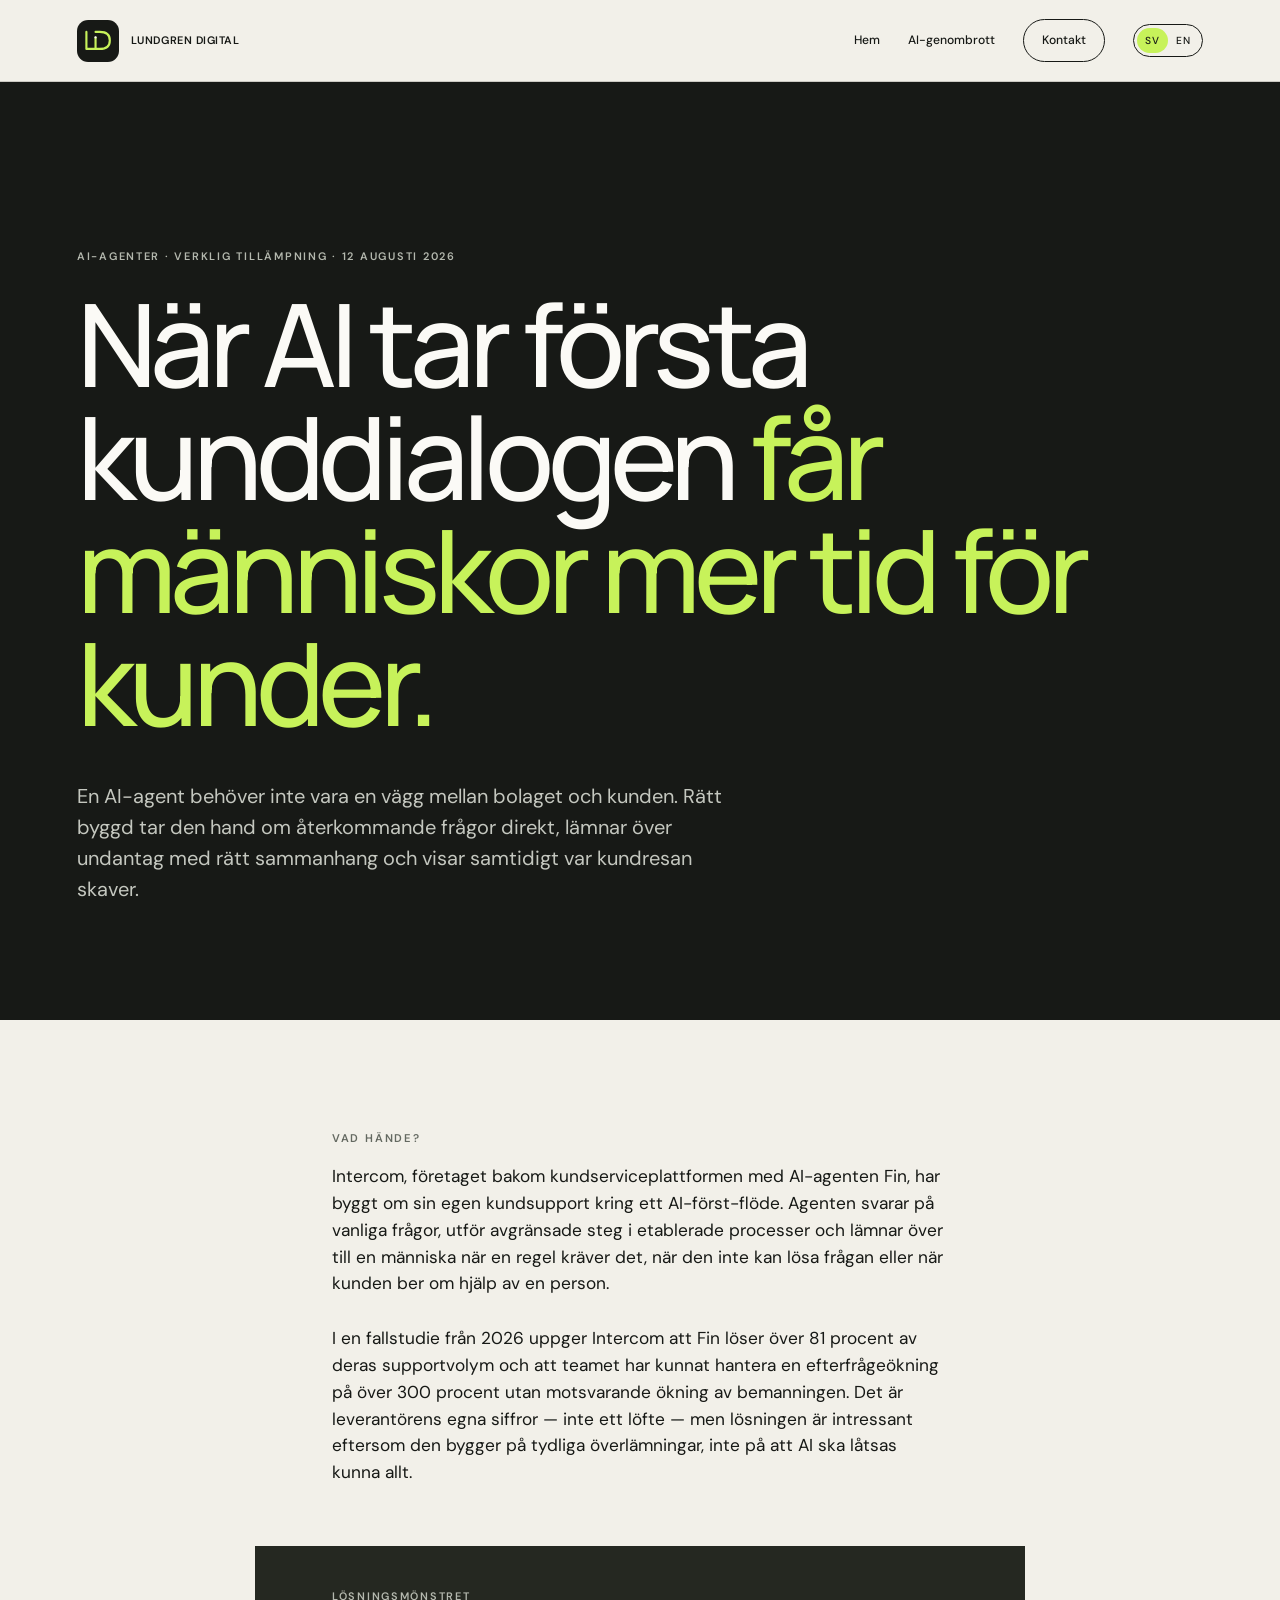
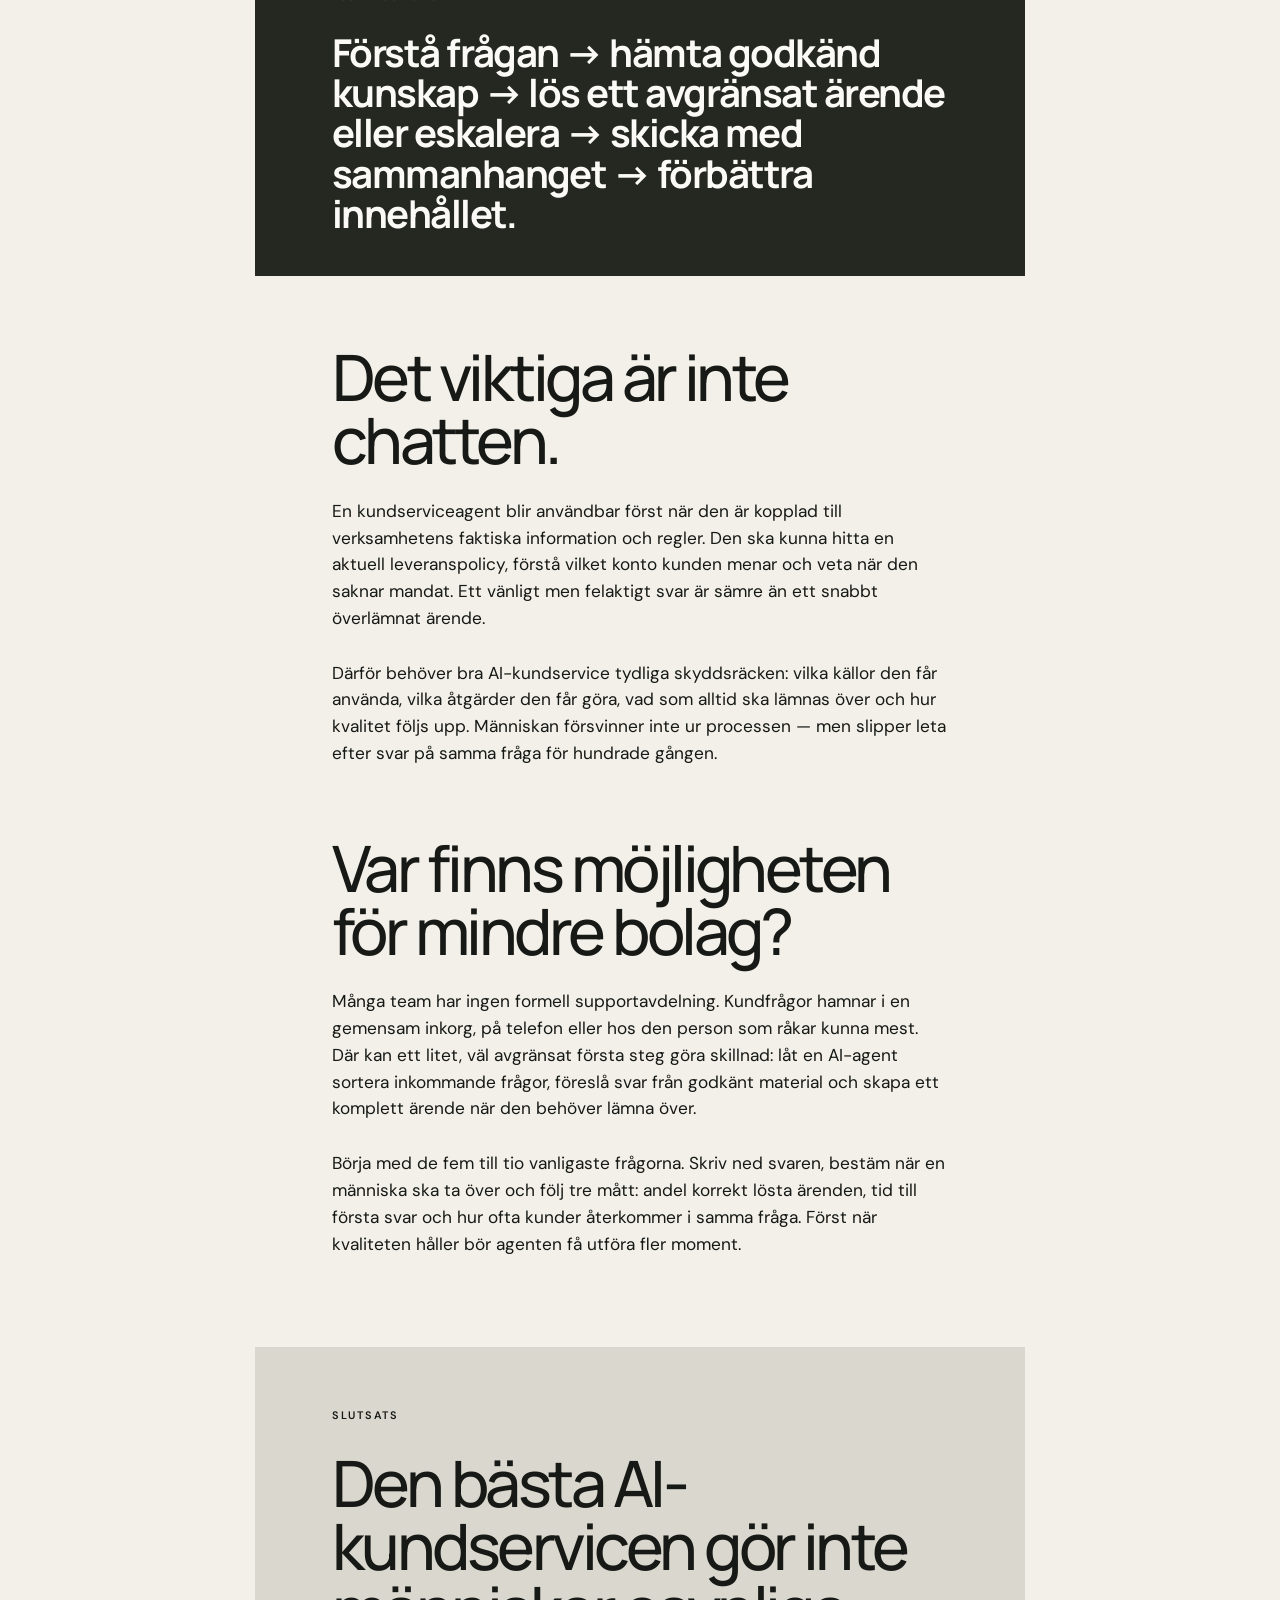
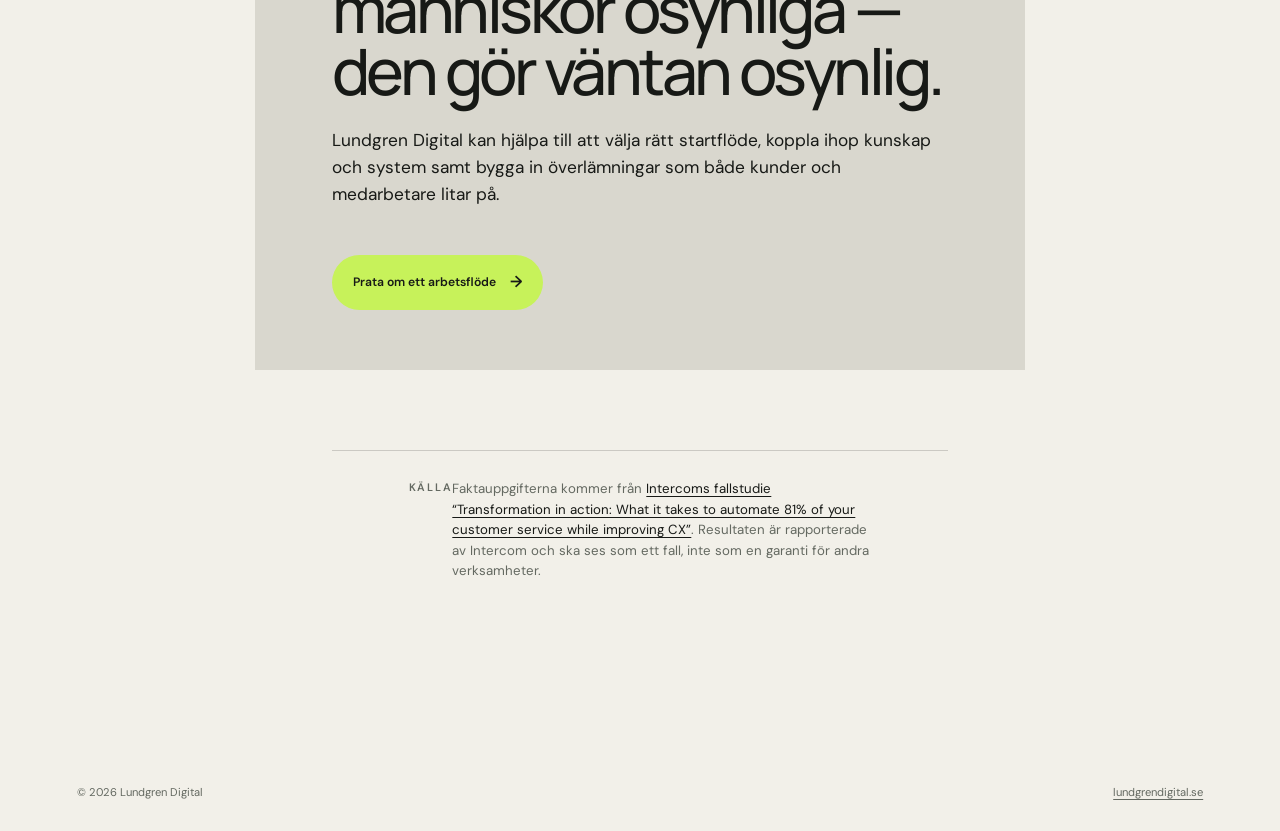
<file: blogg/ai-agent-for-kundservice/index.html>
<!doctype html>
<html lang="sv">
  <head>
    <meta charset="UTF-8" /><meta name="viewport" content="width=device-width, initial-scale=1.0" />
    <meta name="description" content="Intercoms AI-agent visar hur kundservice kan bli snabbare utan att låta AI:n ta beslut som kräver mänskligt omdöme." />
    <meta name="robots" content="index, follow" /><meta name="theme-color" content="#171916" />
    <meta property="og:title" content="När AI tar första kunddialogen — Lundgren Digital" /><meta property="og:description" content="En verklig AI-tillämpning: AI tar hand om återkommande kundärenden och lämnar över rätt sammanhang till en människa." /><meta property="og:type" content="article" /><meta property="og:locale" content="sv_SE" /><meta property="og:url" content="https://lundgrendigital.se/blogg/ai-agent-for-kundservice/" />
    <link rel="canonical" href="https://lundgrendigital.se/blogg/ai-agent-for-kundservice/" /><link rel="alternate" hreflang="sv" href="https://lundgrendigital.se/blogg/ai-agent-for-kundservice/" /><link rel="alternate" hreflang="en" href="https://lundgrendigital.se/en/blogg/ai-agent-for-kundservice/" />
    <title>När AI tar första kunddialogen — Lundgren Digital</title><link rel="icon" href="../../favicon.svg" type="image/svg+xml" /><link rel="preconnect" href="https://fonts.googleapis.com" /><link rel="preconnect" href="https://fonts.gstatic.com" crossorigin /><link href="https://fonts.googleapis.com/css2?family=DM+Sans:wght@400;500;600&family=Manrope:wght@400;500;600&display=swap" rel="stylesheet" /><link rel="stylesheet" href="../blogg.css" /><link rel="stylesheet" href="../ai-agent-for-orderhantering/artikel.css" />
  </head>
  <body>
    <a class="skip-link" href="#main">Hoppa till innehåll</a><header class="site-header"><a class="brand" href="../../" aria-label="Lundgren Digital, startsida"><img src="../../brand/final/loop-mark-badge.svg" width="42" height="42" alt="" /><span>Lundgren Digital</span></a><nav aria-label="Huvudmeny"><a href="../../">Hem</a><a href="../">AI-genombrott</a><a class="nav-contact" href="../../#kontakt">Kontakt</a><div class="lang-switch" aria-label="Välj språk"><a href="./" lang="sv" aria-current="page">SV</a><a href="../../../en/blogg/ai-agent-for-kundservice/" lang="en">EN</a></div></nav></header>
    <main id="main"><article><header class="article-hero"><p class="eyebrow">AI-agenter · Verklig tillämpning · 12 augusti 2026</p><h1>När AI tar första kunddialogen <em>får människor mer tid för kunder.</em></h1><p class="intro-copy">En AI-agent behöver inte vara en vägg mellan bolaget och kunden. Rätt byggd tar den hand om återkommande frågor direkt, lämnar över undantag med rätt sammanhang och visar samtidigt var kundresan skaver.</p></header><section class="article-body"><p class="kicker">Vad hände?</p><p>Intercom, företaget bakom kundserviceplattformen med AI-agenten Fin, har byggt om sin egen kundsupport kring ett AI-först-flöde. Agenten svarar på vanliga frågor, utför avgränsade steg i etablerade processer och lämnar över till en människa när en regel kräver det, när den inte kan lösa frågan eller när kunden ber om hjälp av en person.</p><p>I en fallstudie från 2026 uppger Intercom att Fin löser över 81 procent av deras supportvolym och att teamet har kunnat hantera en efterfrågeökning på över 300 procent utan motsvarande ökning av bemanningen. Det är leverantörens egna siffror — inte ett löfte — men lösningen är intressant eftersom den bygger på tydliga överlämningar, inte på att AI ska låtsas kunna allt.</p><aside><p class="eyebrow">Lösningsmönstret</p><p><strong>Förstå frågan → hämta godkänd kunskap → lös ett avgränsat ärende eller eskalera → skicka med sammanhanget → förbättra innehållet.</strong></p></aside><h2>Det viktiga är inte chatten.</h2><p>En kundserviceagent blir användbar först när den är kopplad till verksamhetens faktiska information och regler. Den ska kunna hitta en aktuell leveranspolicy, förstå vilket konto kunden menar och veta när den saknar mandat. Ett vänligt men felaktigt svar är sämre än ett snabbt överlämnat ärende.</p><p>Därför behöver bra AI-kundservice tydliga skyddsräcken: vilka källor den får använda, vilka åtgärder den får göra, vad som alltid ska lämnas över och hur kvalitet följs upp. Människan försvinner inte ur processen — men slipper leta efter svar på samma fråga för hundrade gången.</p><h2>Var finns möjligheten för mindre bolag?</h2><p>Många team har ingen formell supportavdelning. Kundfrågor hamnar i en gemensam inkorg, på telefon eller hos den person som råkar kunna mest. Där kan ett litet, väl avgränsat första steg göra skillnad: låt en AI-agent sortera inkommande frågor, föreslå svar från godkänt material och skapa ett komplett ärende när den behöver lämna över.</p><p>Börja med de fem till tio vanligaste frågorna. Skriv ned svaren, bestäm när en människa ska ta över och följ tre mått: andel korrekt lösta ärenden, tid till första svar och hur ofta kunder återkommer i samma fråga. Först när kvaliteten håller bör agenten få utföra fler moment.</p><section class="takeaway"><p class="eyebrow">Slutsats</p><h2>Den bästa AI-kundservicen gör inte människor osynliga — den gör väntan osynlig.</h2><p>Lundgren Digital kan hjälpa till att välja rätt startflöde, koppla ihop kunskap och system samt bygga in överlämningar som både kunder och medarbetare litar på.</p><a class="button" href="../../#kontakt">Prata om ett arbetsflöde <span>→</span></a></section><footer class="sources"><p class="eyebrow">Källa</p><p>Faktauppgifterna kommer från <a href="https://www.intercom.com/blog/automate-customer-service-while-improving-customer-experience/" target="_blank" rel="noreferrer">Intercoms fallstudie “Transformation in action: What it takes to automate 81% of your customer service while improving CX”</a>. Resultaten är rapporterade av Intercom och ska ses som ett fall, inte som en garanti för andra verksamheter.</p></footer></section></article></main>
    <footer><span>© 2026 Lundgren Digital</span><a href="../../">lundgrendigital.se</a></footer>
  </body>
</html>
</file>
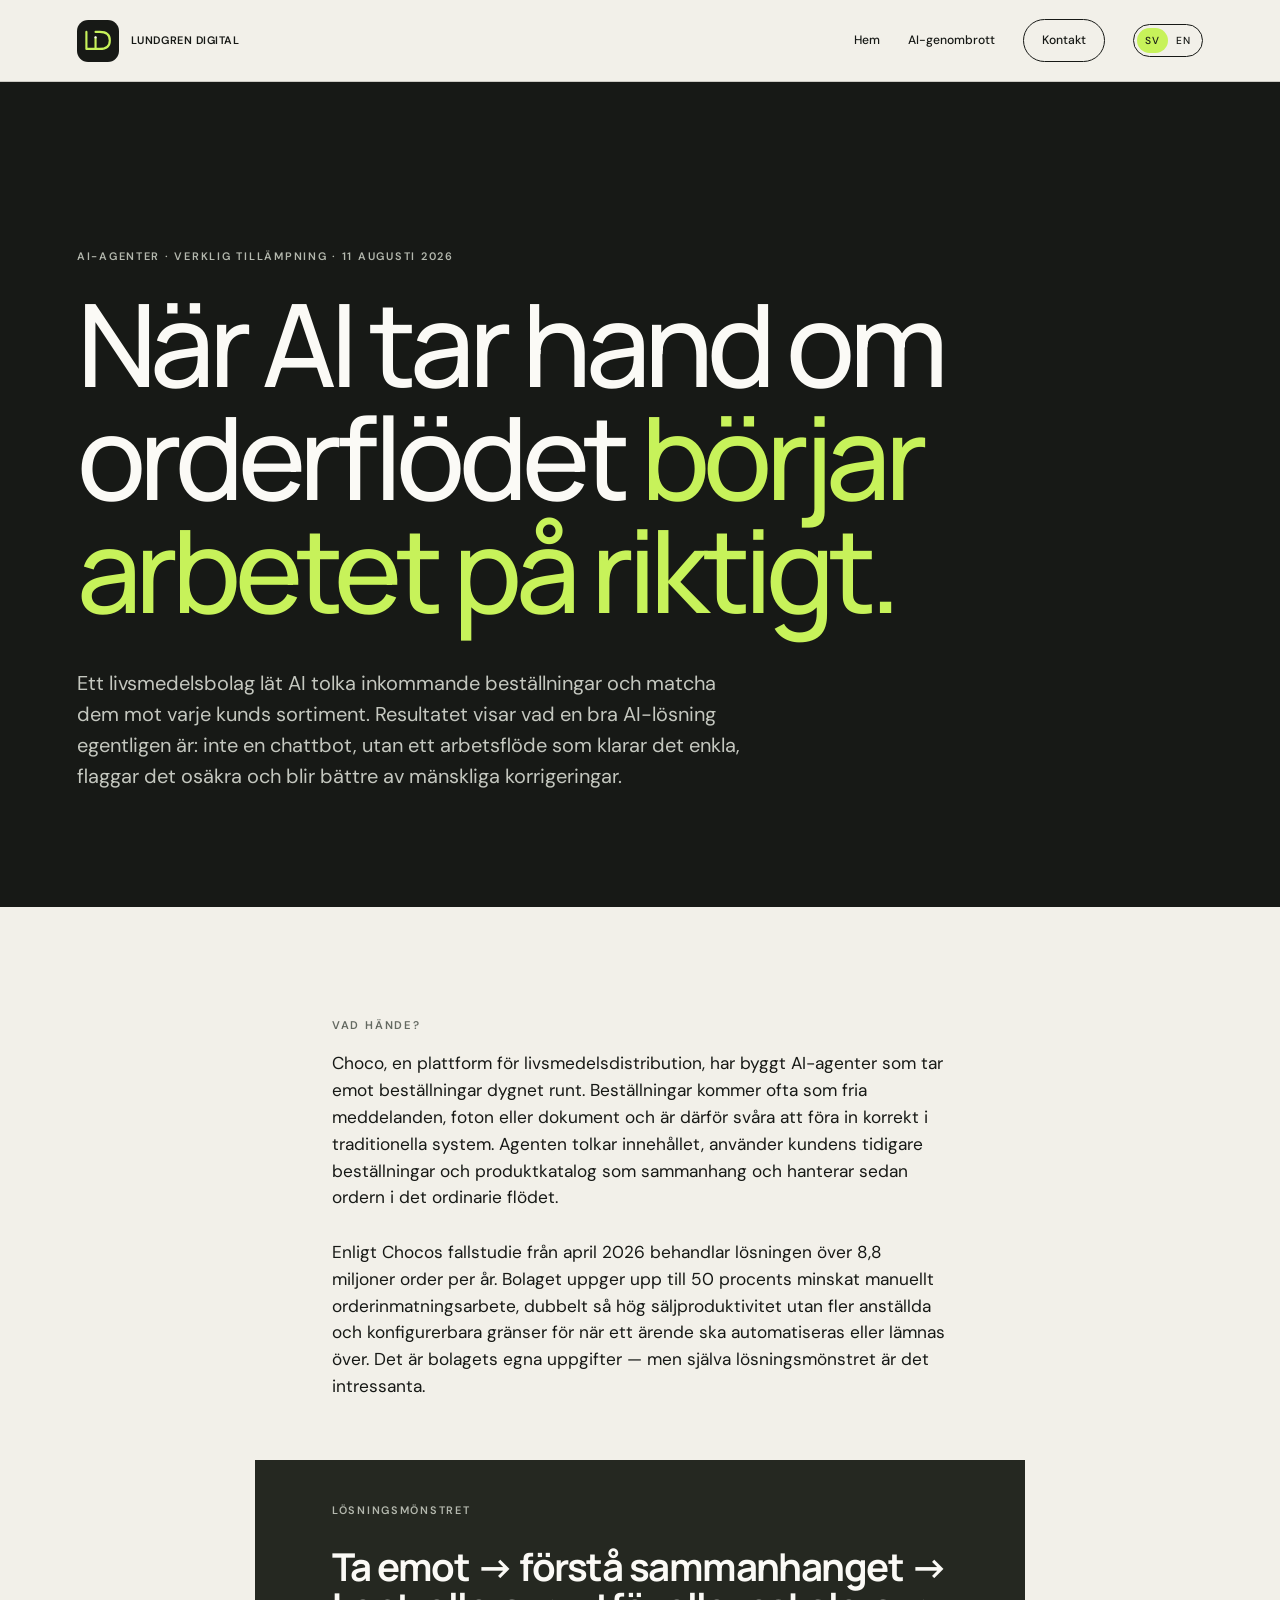
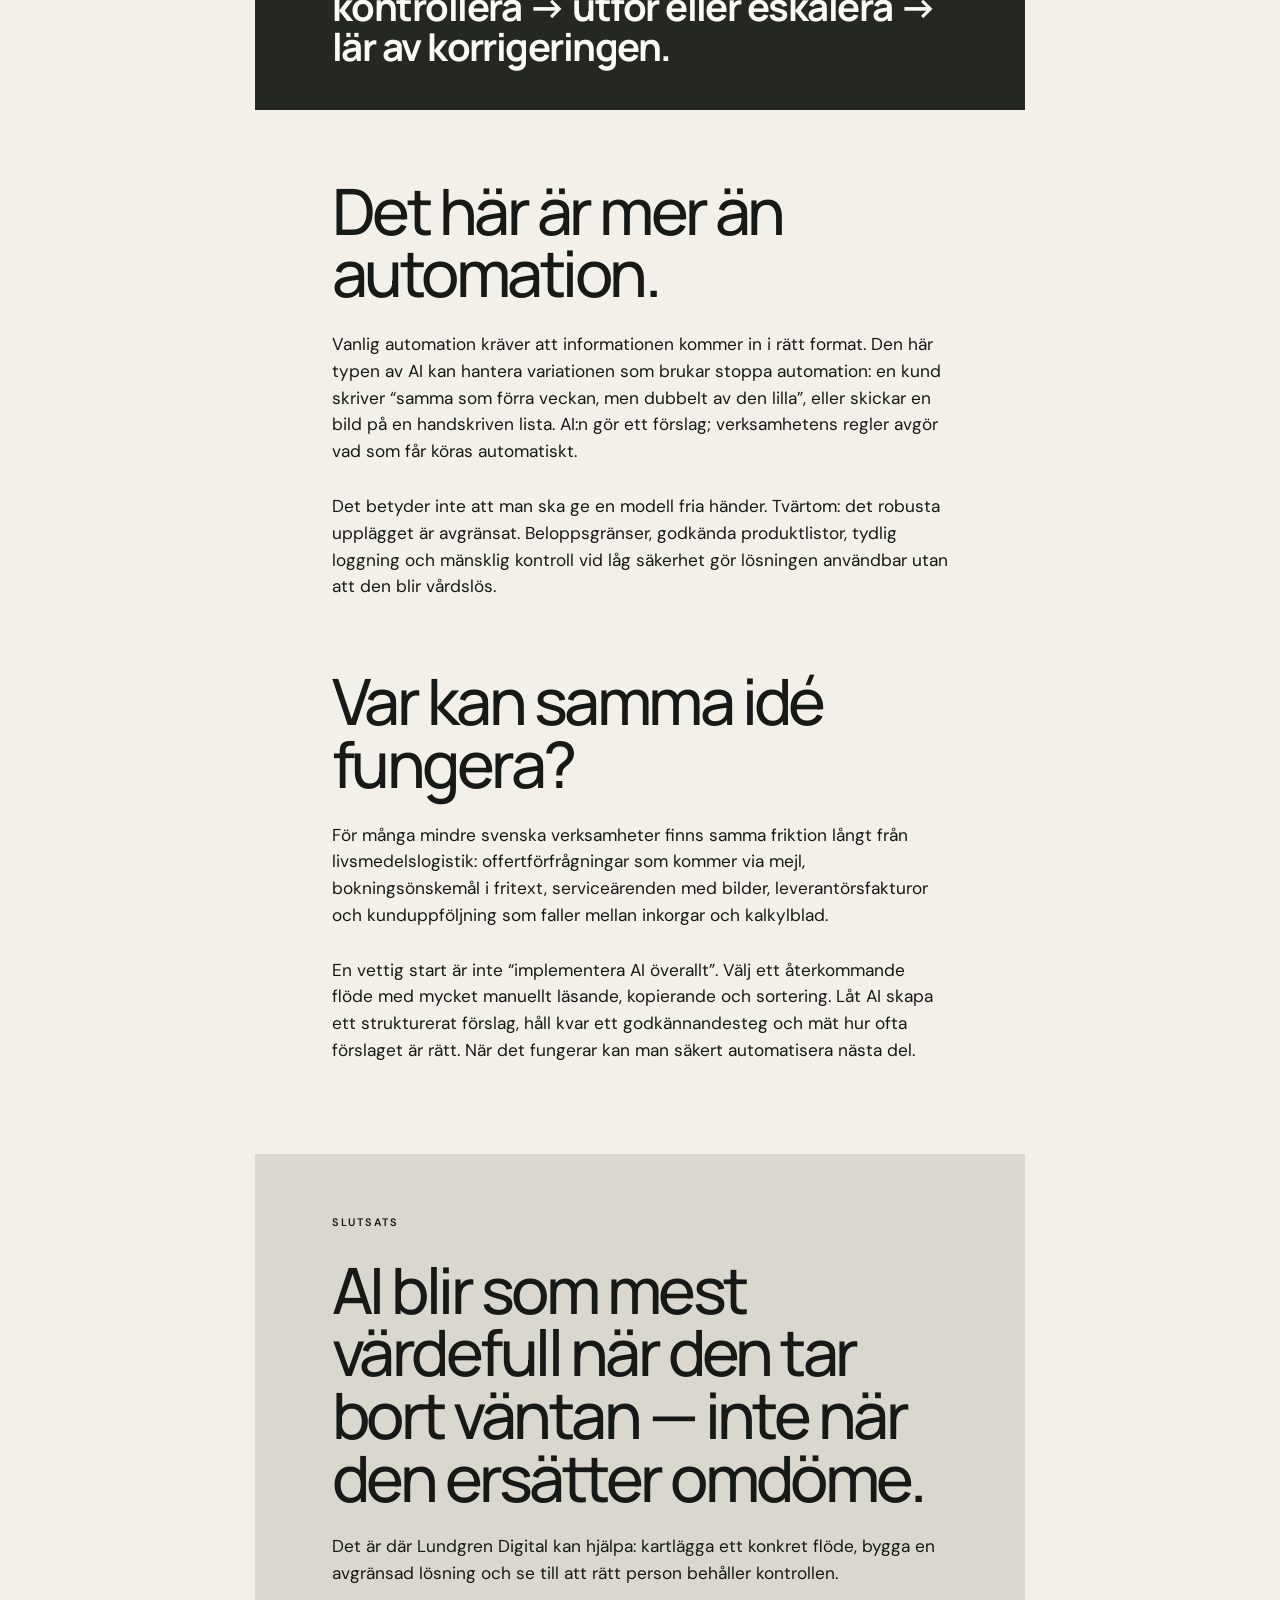
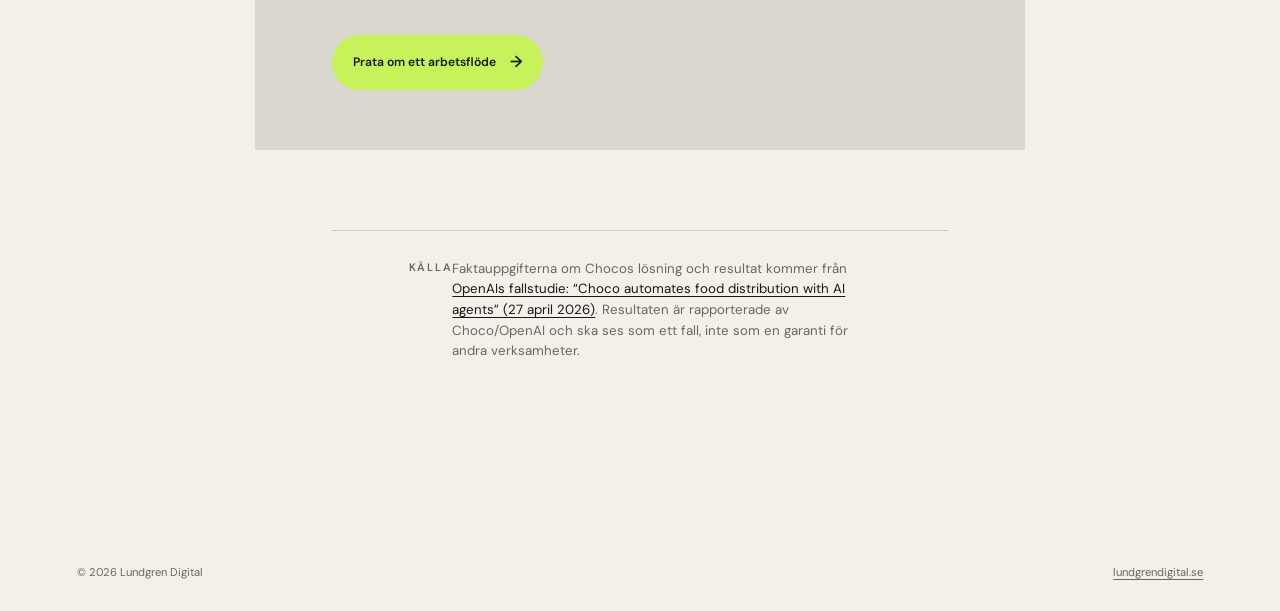
<file: blogg/ai-agent-for-orderhantering/index.html>
<!doctype html>
<html lang="sv">
  <head>
    <meta charset="UTF-8" />
    <meta name="viewport" content="width=device-width, initial-scale=1.0" />
    <meta name="description" content="Chocos AI-agenter visar hur orderhantering kan gå från manuellt inmatningsarbete till ett säkrare, övervakat AI-flöde." />
    <meta name="robots" content="index, follow" />
    <meta name="theme-color" content="#171916" />
    <meta property="og:title" content="När AI tar hand om orderflödet — Lundgren Digital" />
    <meta property="og:description" content="En verklig AI-tillämpning: från ostrukturerad beställning till ett kontrollerat arbetsflöde." />
    <meta property="og:type" content="article" />
    <meta property="og:locale" content="sv_SE" />
    <meta property="og:url" content="https://lundgrendigital.se/blogg/ai-agent-for-orderhantering/" />
    <link rel="canonical" href="https://lundgrendigital.se/blogg/ai-agent-for-orderhantering/" />
    <link rel="alternate" hreflang="sv" href="https://lundgrendigital.se/blogg/ai-agent-for-orderhantering/" />
    <link rel="alternate" hreflang="en" href="https://lundgrendigital.se/en/blogg/ai-agent-for-orderhantering/" />
    <title>När AI tar hand om orderflödet — Lundgren Digital</title>
    <link rel="icon" href="../../favicon.svg" type="image/svg+xml" />
    <link rel="preconnect" href="https://fonts.googleapis.com" /><link rel="preconnect" href="https://fonts.gstatic.com" crossorigin />
    <link href="https://fonts.googleapis.com/css2?family=DM+Sans:wght@400;500;600&family=Manrope:wght@400;500;600&display=swap" rel="stylesheet" />
    <link rel="stylesheet" href="../blogg.css" /><link rel="stylesheet" href="artikel.css" />
  </head>
  <body>
    <a class="skip-link" href="#main">Hoppa till innehåll</a>
    <header class="site-header"><a class="brand" href="../../" aria-label="Lundgren Digital, startsida"><img src="../../brand/final/loop-mark-badge.svg" width="42" height="42" alt="" /><span>Lundgren Digital</span></a><nav aria-label="Huvudmeny"><a href="../../">Hem</a><a href="../">AI-genombrott</a><a class="nav-contact" href="../../#kontakt">Kontakt</a><div class="lang-switch" aria-label="Välj språk"><a href="./" lang="sv" aria-current="page">SV</a><a href="../../../en/blogg/ai-agent-for-orderhantering/" lang="en">EN</a></div></nav></header>
    <main id="main">
      <article>
        <header class="article-hero"><p class="eyebrow">AI-agenter · Verklig tillämpning · 11 augusti 2026</p><h1>När AI tar hand om orderflödet <em>börjar arbetet på riktigt.</em></h1><p class="intro-copy">Ett livsmedelsbolag lät AI tolka inkommande beställningar och matcha dem mot varje kunds sortiment. Resultatet visar vad en bra AI-lösning egentligen är: inte en chattbot, utan ett arbetsflöde som klarar det enkla, flaggar det osäkra och blir bättre av mänskliga korrigeringar.</p></header>
        <section class="article-body">
          <p class="kicker">Vad hände?</p>
          <p>Choco, en plattform för livsmedelsdistribution, har byggt AI-agenter som tar emot beställningar dygnet runt. Beställningar kommer ofta som fria meddelanden, foton eller dokument och är därför svåra att föra in korrekt i traditionella system. Agenten tolkar innehållet, använder kundens tidigare beställningar och produktkatalog som sammanhang och hanterar sedan ordern i det ordinarie flödet.</p>
          <p>Enligt Chocos fallstudie från april 2026 behandlar lösningen över 8,8 miljoner order per år. Bolaget uppger upp till 50 procents minskat manuellt orderinmatningsarbete, dubbelt så hög säljproduktivitet utan fler anställda och konfigurerbara gränser för när ett ärende ska automatiseras eller lämnas över. Det är bolagets egna uppgifter — men själva lösningsmönstret är det intressanta.</p>
          <aside><p class="eyebrow">Lösningsmönstret</p><p><strong>Ta emot → förstå sammanhanget → kontrollera → utför eller eskalera → lär av korrigeringen.</strong></p></aside>
          <h2>Det här är mer än automation.</h2>
          <p>Vanlig automation kräver att informationen kommer in i rätt format. Den här typen av AI kan hantera variationen som brukar stoppa automation: en kund skriver “samma som förra veckan, men dubbelt av den lilla”, eller skickar en bild på en handskriven lista. AI:n gör ett förslag; verksamhetens regler avgör vad som får köras automatiskt.</p>
          <p>Det betyder inte att man ska ge en modell fria händer. Tvärtom: det robusta upplägget är avgränsat. Beloppsgränser, godkända produktlistor, tydlig loggning och mänsklig kontroll vid låg säkerhet gör lösningen användbar utan att den blir vårdslös.</p>
          <h2>Var kan samma idé fungera?</h2>
          <p>För många mindre svenska verksamheter finns samma friktion långt från livsmedelslogistik: offertförfrågningar som kommer via mejl, bokningsönskemål i fritext, serviceärenden med bilder, leverantörsfakturor och kunduppföljning som faller mellan inkorgar och kalkylblad.</p>
          <p>En vettig start är inte “implementera AI överallt”. Välj ett återkommande flöde med mycket manuellt läsande, kopierande och sortering. Låt AI skapa ett strukturerat förslag, håll kvar ett godkännandesteg och mät hur ofta förslaget är rätt. När det fungerar kan man säkert automatisera nästa del.</p>
          <section class="takeaway"><p class="eyebrow">Slutsats</p><h2>AI blir som mest värdefull när den tar bort väntan — inte när den ersätter omdöme.</h2><p>Det är där Lundgren Digital kan hjälpa: kartlägga ett konkret flöde, bygga en avgränsad lösning och se till att rätt person behåller kontrollen.</p><a class="button" href="../../#kontakt">Prata om ett arbetsflöde <span>→</span></a></section>
          <footer class="sources"><p class="eyebrow">Källa</p><p>Faktauppgifterna om Chocos lösning och resultat kommer från <a href="https://openai.com/index/choco/" target="_blank" rel="noreferrer">OpenAIs fallstudie: “Choco automates food distribution with AI agents” (27 april 2026)</a>. Resultaten är rapporterade av Choco/OpenAI och ska ses som ett fall, inte som en garanti för andra verksamheter.</p></footer>
        </section>
      </article>
    </main>
    <footer><span>© 2026 Lundgren Digital</span><a href="../../">lundgrendigital.se</a></footer>
  </body>
</html>
</file>
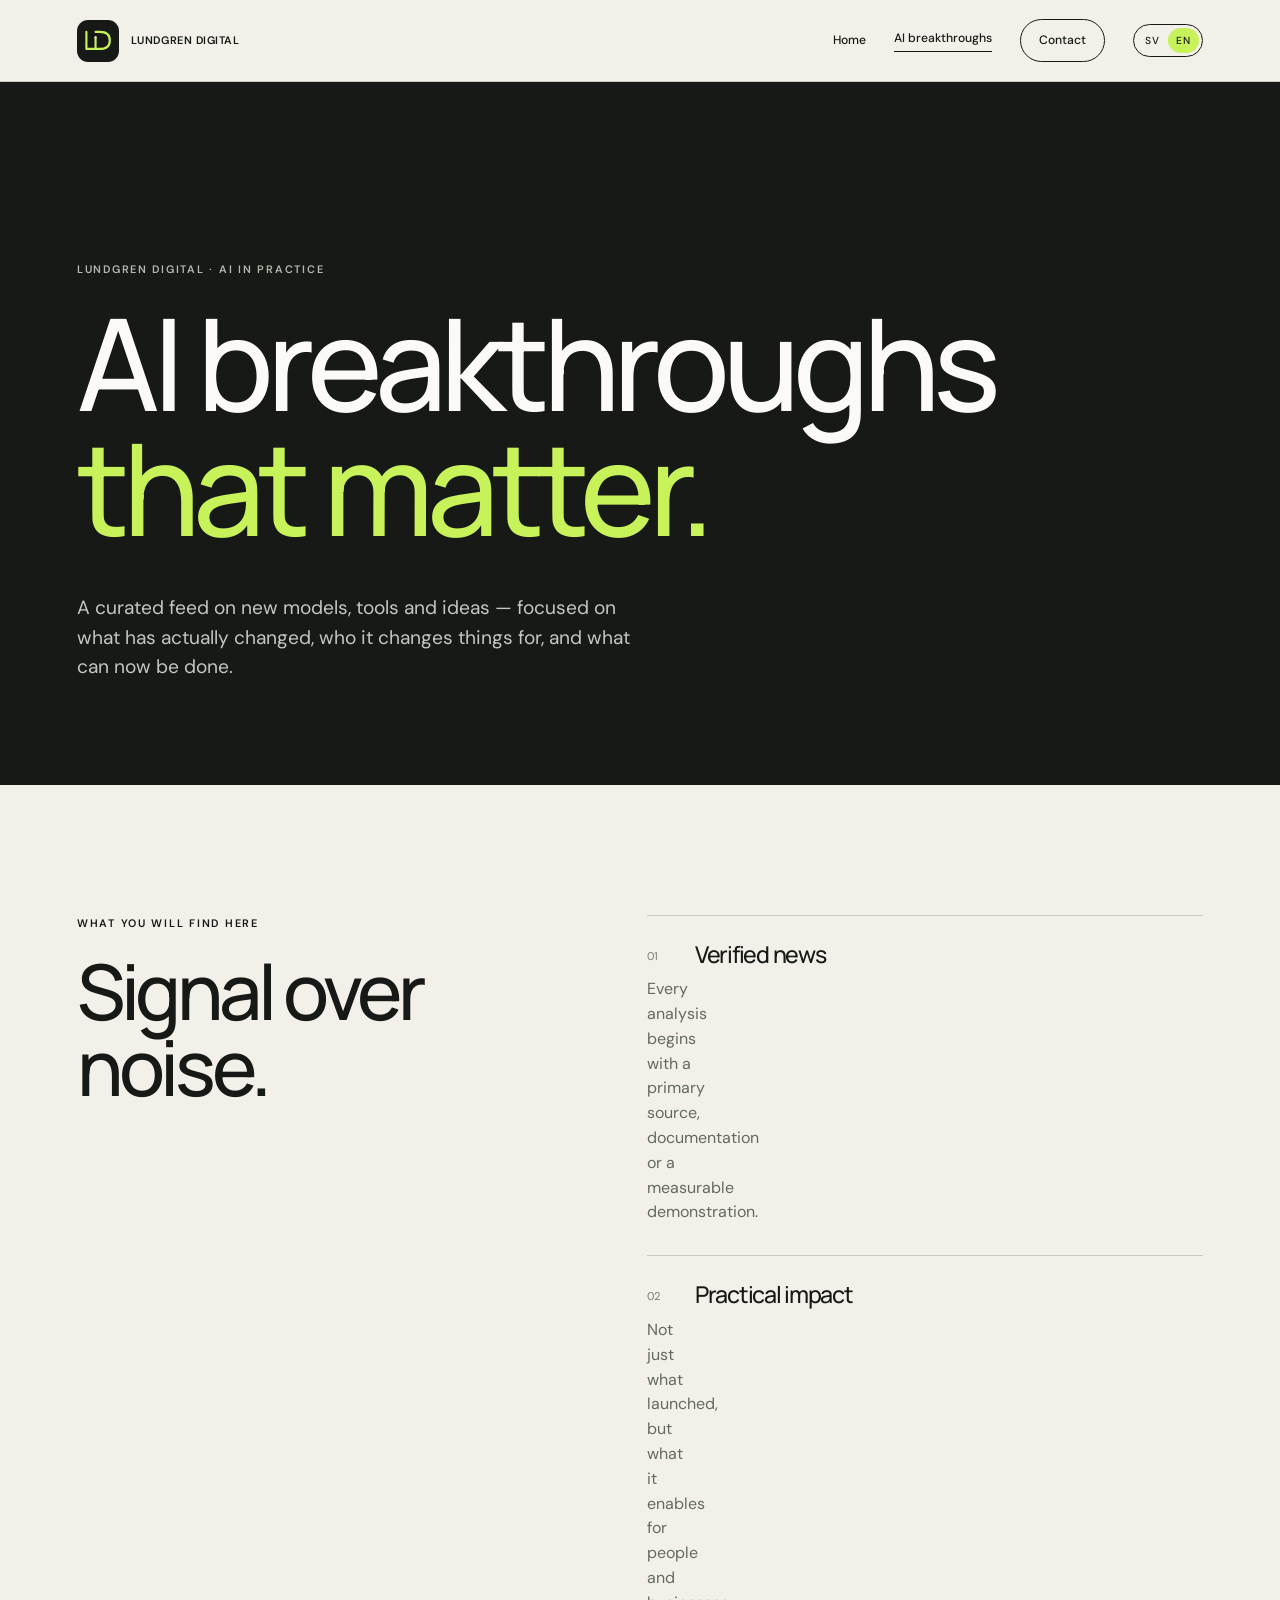
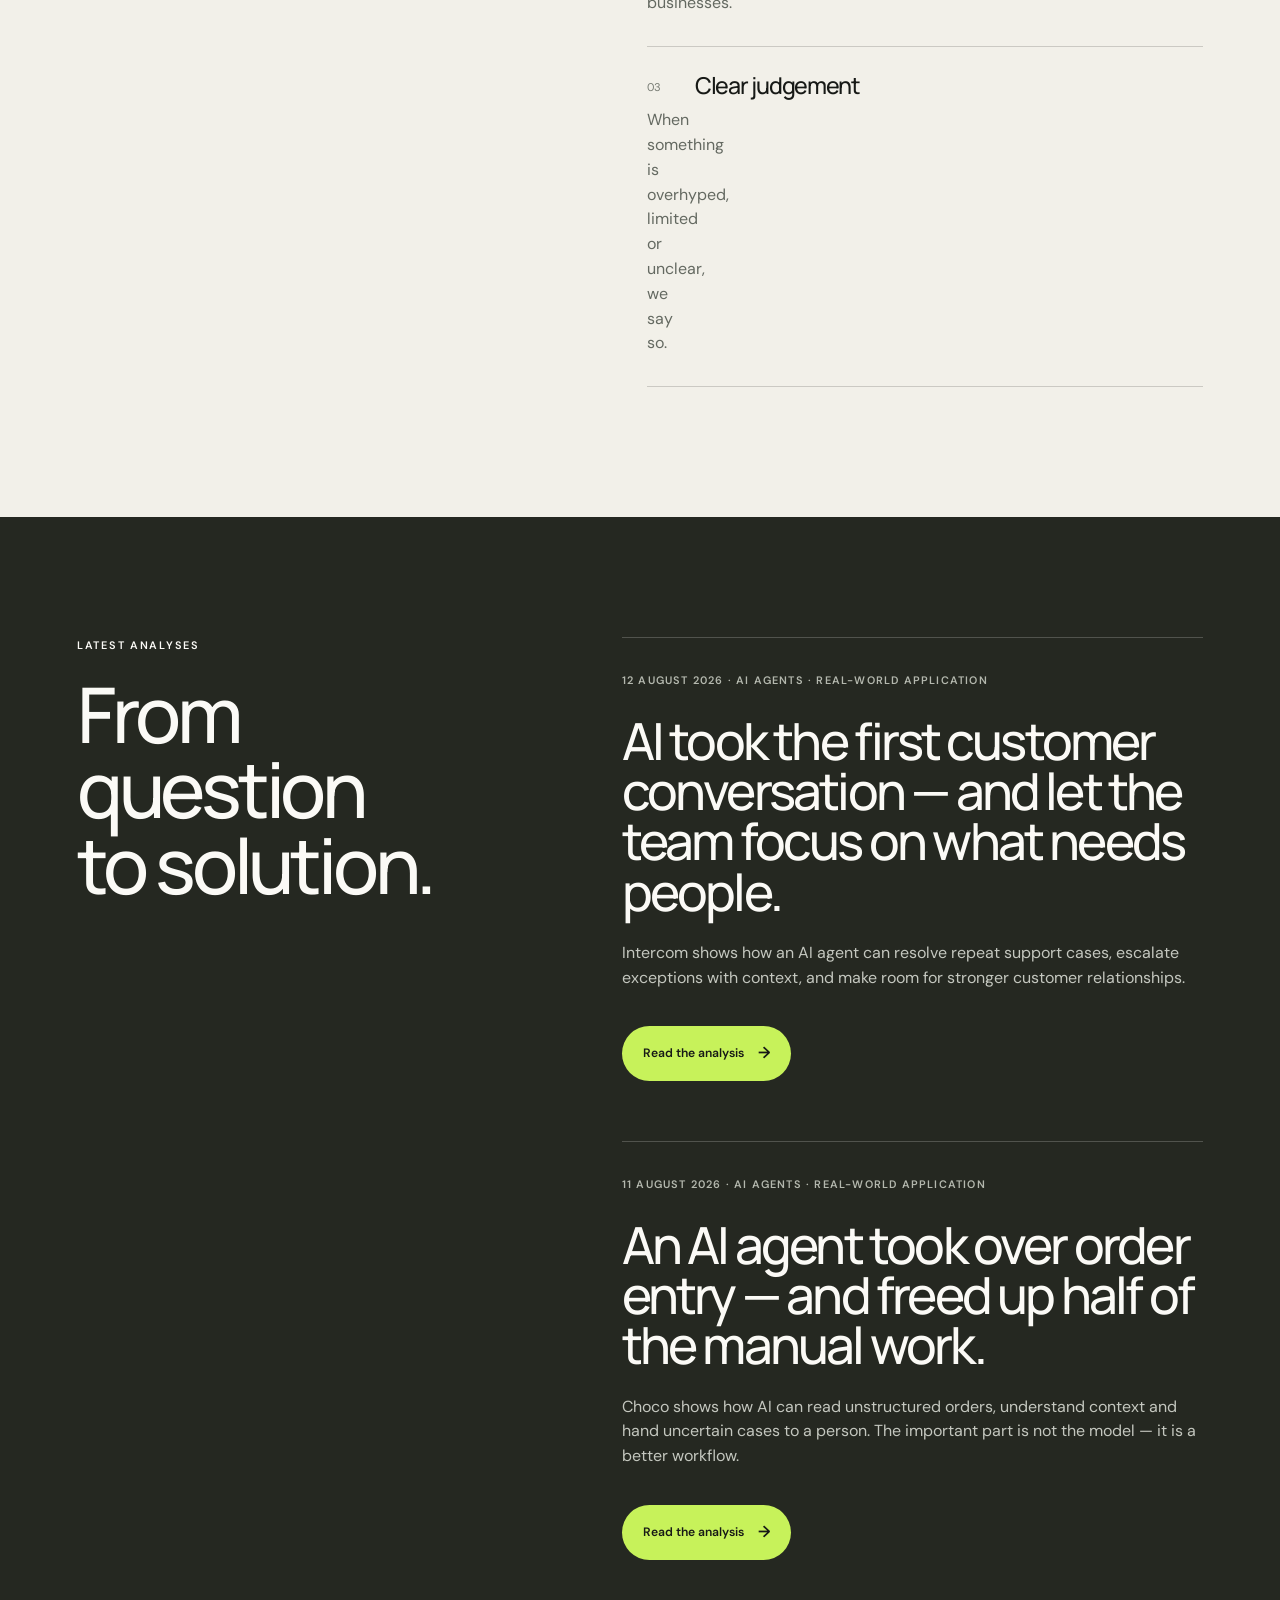
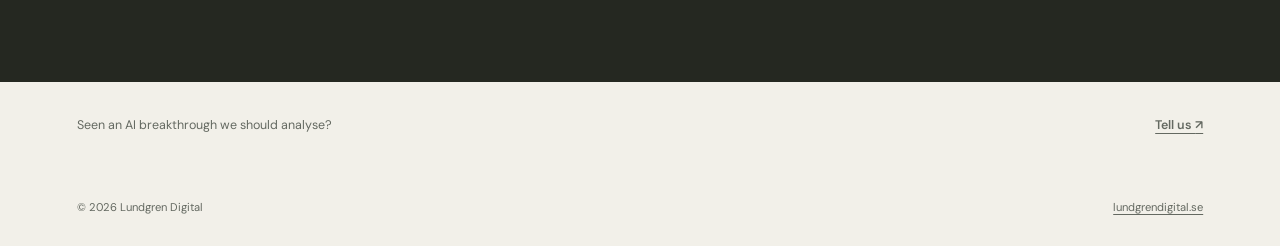
<file: en/blogg/index.html>
<!doctype html>
<html lang="en">
  <head>
    <meta charset="UTF-8" /><meta name="viewport" content="width=device-width, initial-scale=1.0" />
    <meta name="description" content="Lundgren Digital's curated AI breakthroughs, focused on what changes in practical terms." />
    <meta name="robots" content="index, follow" /><meta name="theme-color" content="#171916" />
    <meta property="og:title" content="AI breakthroughs — Lundgren Digital" /><meta property="og:description" content="A curated feed on AI that changes what people and businesses can actually do." /><meta property="og:type" content="website" /><meta property="og:locale" content="en_GB" /><meta property="og:url" content="https://lundgrendigital.se/en/blogg/" />
    <link rel="canonical" href="https://lundgrendigital.se/en/blogg/" /><link rel="alternate" hreflang="sv" href="https://lundgrendigital.se/blogg/" /><link rel="alternate" hreflang="en" href="https://lundgrendigital.se/en/blogg/" />
    <title>AI breakthroughs — Lundgren Digital</title><link rel="icon" href="../../favicon.svg" type="image/svg+xml" />
    <link rel="preconnect" href="https://fonts.googleapis.com" /><link rel="preconnect" href="https://fonts.gstatic.com" crossorigin /><link href="https://fonts.googleapis.com/css2?family=DM+Sans:wght@400;500;600&family=Manrope:wght@400;500;600&display=swap" rel="stylesheet" /><link rel="stylesheet" href="../../blogg/blogg.css" />
  </head>
  <body>
    <a class="skip-link" href="#main">Skip to content</a>
    <header class="site-header"><a class="brand" href="../" aria-label="Lundgren Digital, home"><img src="../../brand/final/loop-mark-badge.svg" width="42" height="42" alt="" /><span>Lundgren Digital</span></a><nav aria-label="Main menu"><a href="../">Home</a><a href="./" aria-current="page">AI breakthroughs</a><a class="nav-contact" href="../#contact">Contact</a><div class="lang-switch" aria-label="Choose language"><a href="../../blogg/" lang="sv">SV</a><a href="./" lang="en" aria-current="page">EN</a></div></nav></header>
    <main id="main"><section class="intro"><p class="eyebrow">Lundgren Digital · AI in practice</p><h1>AI breakthroughs<br /><em>that matter.</em></h1><p class="lede">A curated feed on new models, tools and ideas — focused on what has actually changed, who it changes things for, and what can now be done.</p></section><section class="principles" aria-labelledby="principles-heading"><div><p class="eyebrow" id="principles-heading">What you will find here</p><h2>Signal over noise.</h2></div><div class="principle-list"><article><span>01</span><h3>Verified news</h3><p>Every analysis begins with a primary source, documentation or a measurable demonstration.</p></article><article><span>02</span><h3>Practical impact</h3><p>Not just what launched, but what it enables for people and businesses.</p></article><article><span>03</span><h3>Clear judgement</h3><p>When something is overhyped, limited or unclear, we say so.</p></article></div></section><section class="latest" aria-labelledby="latest-heading"><div class="latest-heading"><p class="eyebrow">Latest analyses</p><h2 id="latest-heading">From question<br />to solution.</h2></div><div class="post-list"><article class="post-card"><p class="post-meta">12 August 2026 · AI agents · Real-world application</p><h3>AI took the first customer conversation — and let the team focus on what needs people.</h3><p>Intercom shows how an AI agent can resolve repeat support cases, escalate exceptions with context, and make room for stronger customer relationships.</p><a class="button" href="ai-agent-for-kundservice/">Read the analysis <span>→</span></a></article><article class="post-card"><p class="post-meta">11 August 2026 · AI agents · Real-world application</p><h3>An AI agent took over order entry — and freed up half of the manual work.</h3><p>Choco shows how AI can read unstructured orders, understand context and hand uncertain cases to a person. The important part is not the model — it is a better workflow.</p><a class="button" href="ai-agent-for-orderhantering/">Read the analysis <span>→</span></a></article></div></section><section class="tip-state"><p>Seen an AI breakthrough we should analyse?</p><a href="mailto:hannes@lundgrendigital.se?subject=AI%20breakthrough">Tell us <span>↗</span></a></section></main>
    <footer><span>© 2026 Lundgren Digital</span><a href="../">lundgrendigital.se</a></footer>
  </body>
</html>
</file>
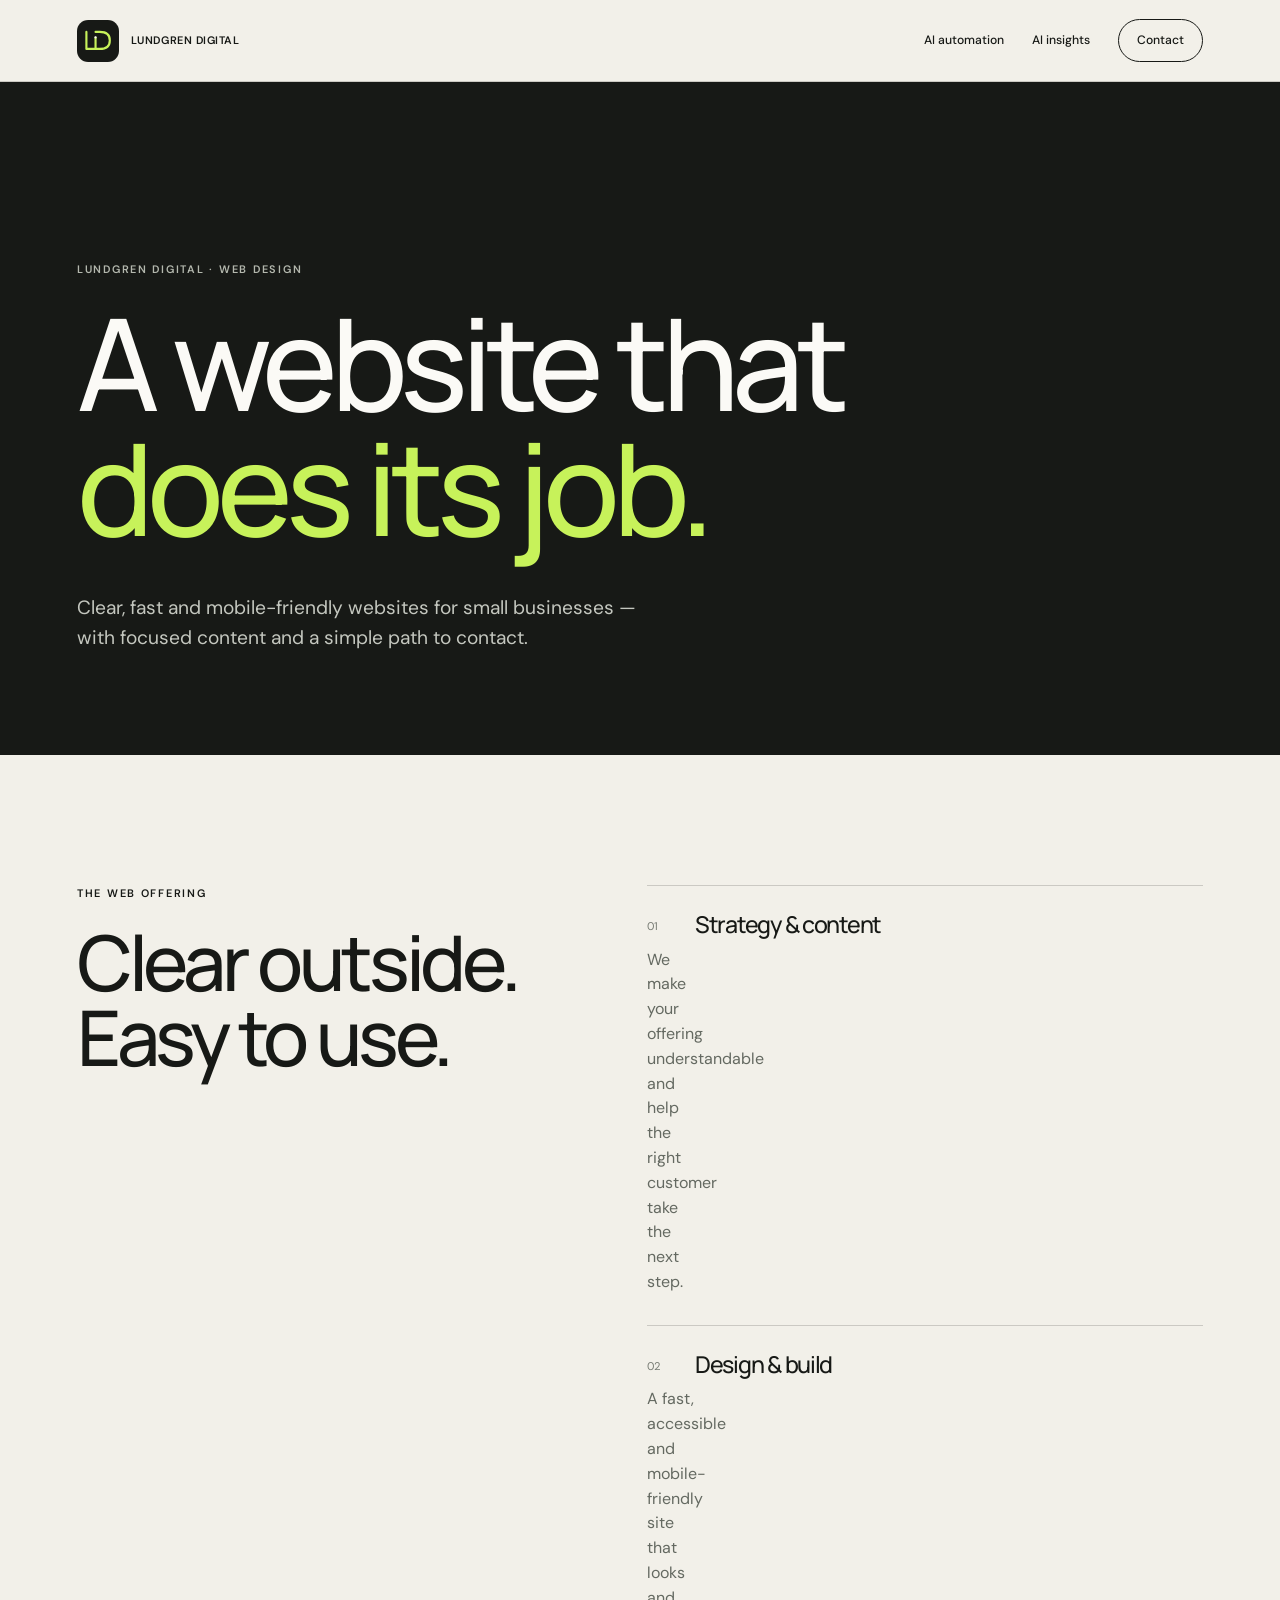
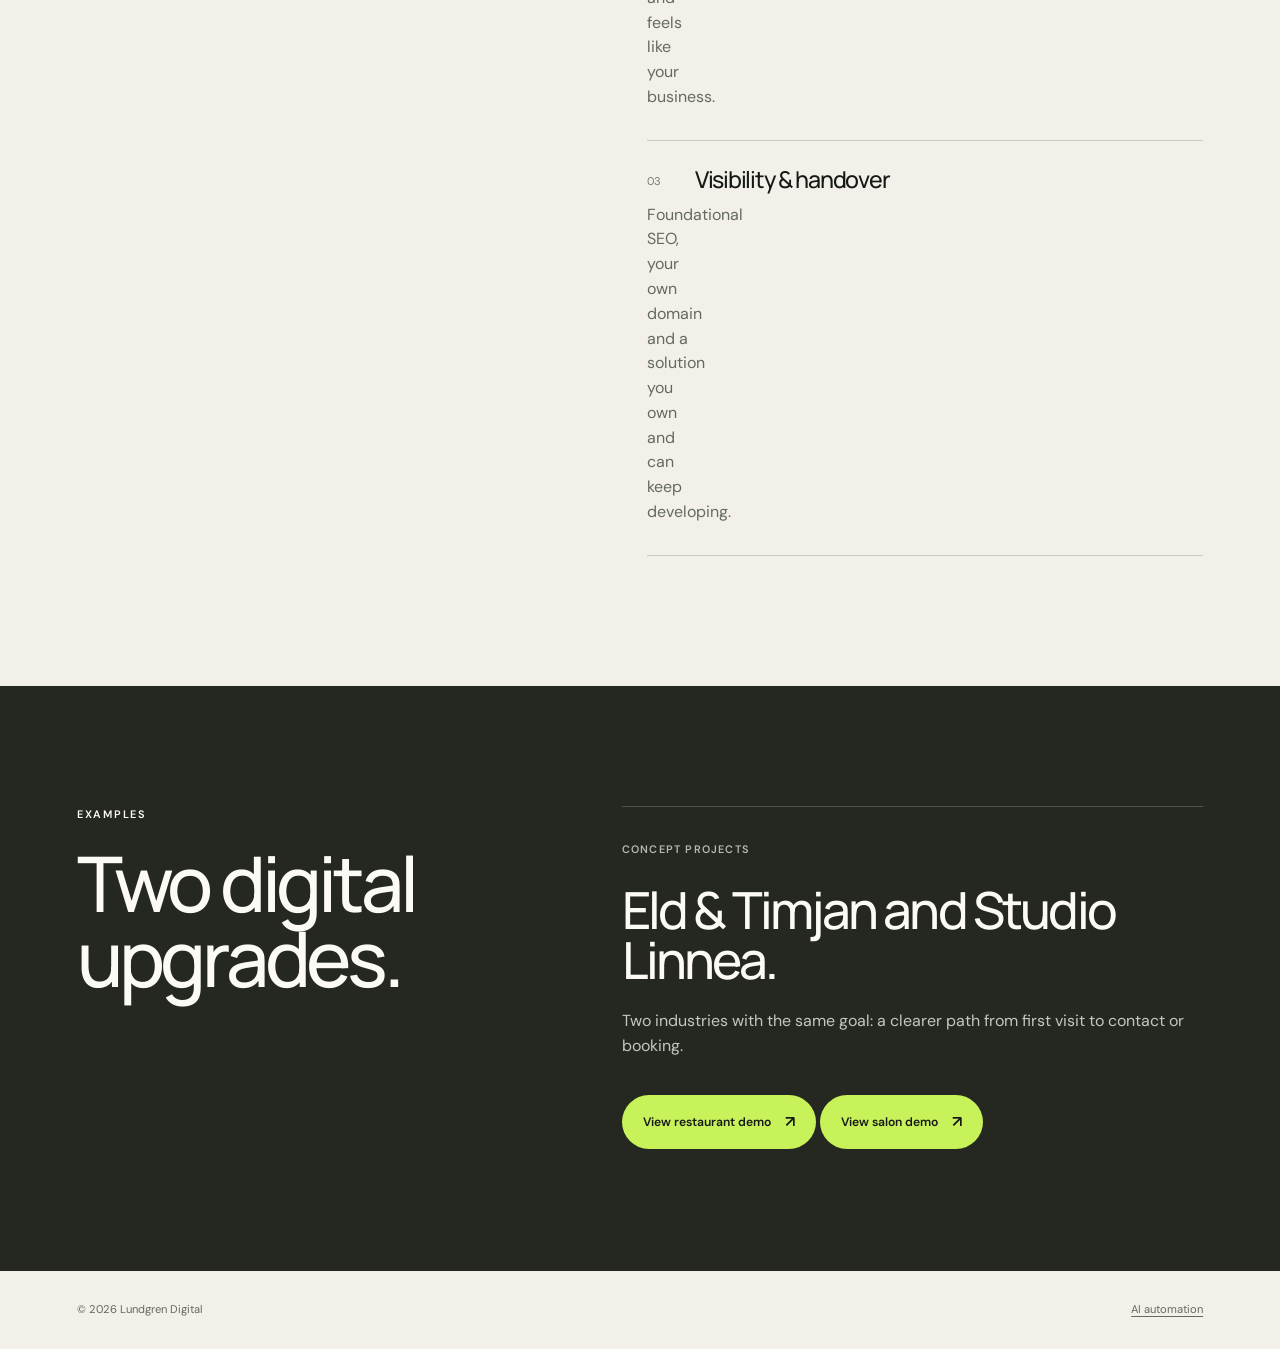
<file: en/webb/index.html>
<!doctype html><html lang="en"><head><meta charset="UTF-8" /><meta name="viewport" content="width=device-width, initial-scale=1.0" /><meta name="description" content="Clear, fast and mobile-friendly websites from Lundgren Digital." /><link rel="canonical" href="https://lundgrendigital.se/en/webb/" /><title>Websites — Lundgren Digital</title><link rel="icon" href="../../favicon.svg" type="image/svg+xml" /><link rel="preconnect" href="https://fonts.googleapis.com" /><link rel="preconnect" href="https://fonts.gstatic.com" crossorigin /><link href="https://fonts.googleapis.com/css2?family=DM+Sans:wght@400;500;600&family=Manrope:wght@400;500;600&display=swap" rel="stylesheet" /><link rel="stylesheet" href="../../blogg/blogg.css" /></head><body><header class="site-header"><a class="brand" href="../"><img src="../../brand/final/loop-mark-badge.svg" width="42" height="42" alt="" /><span>Lundgren Digital</span></a><nav><a href="../">AI automation</a><a href="../blogg/">AI insights</a><a class="nav-contact" href="../#contact">Contact</a></nav></header><main><section class="intro"><p class="eyebrow">Lundgren Digital · Web design</p><h1>A website that<br /><em>does its job.</em></h1><p class="lede">Clear, fast and mobile-friendly websites for small businesses — with focused content and a simple path to contact.</p></section><section class="principles"><div><p class="eyebrow">The web offering</p><h2>Clear outside.<br />Easy to use.</h2></div><div class="principle-list"><article><span>01</span><h3>Strategy & content</h3><p>We make your offering understandable and help the right customer take the next step.</p></article><article><span>02</span><h3>Design & build</h3><p>A fast, accessible and mobile-friendly site that looks and feels like your business.</p></article><article><span>03</span><h3>Visibility & handover</h3><p>Foundational SEO, your own domain and a solution you own and can keep developing.</p></article></div></section><section class="latest"><div class="latest-heading"><p class="eyebrow">Examples</p><h2>Two digital<br />upgrades.</h2></div><article class="post-card"><p class="post-meta">Concept projects</p><h3>Eld & Timjan and Studio Linnea.</h3><p>Two industries with the same goal: a clearer path from first visit to contact or booking.</p><a class="button" href="https://hannestlundgren-dotcom.github.io/eld-och-timjan-demo/" target="_blank" rel="noreferrer">View restaurant demo <span>↗</span></a> <a class="button" href="https://hannestlundgren-dotcom.github.io/studio-linnea-demo/" target="_blank" rel="noreferrer">View salon demo <span>↗</span></a></article></section></main><footer><span>© 2026 Lundgren Digital</span><a href="../">AI automation</a></footer></body></html>
</file>
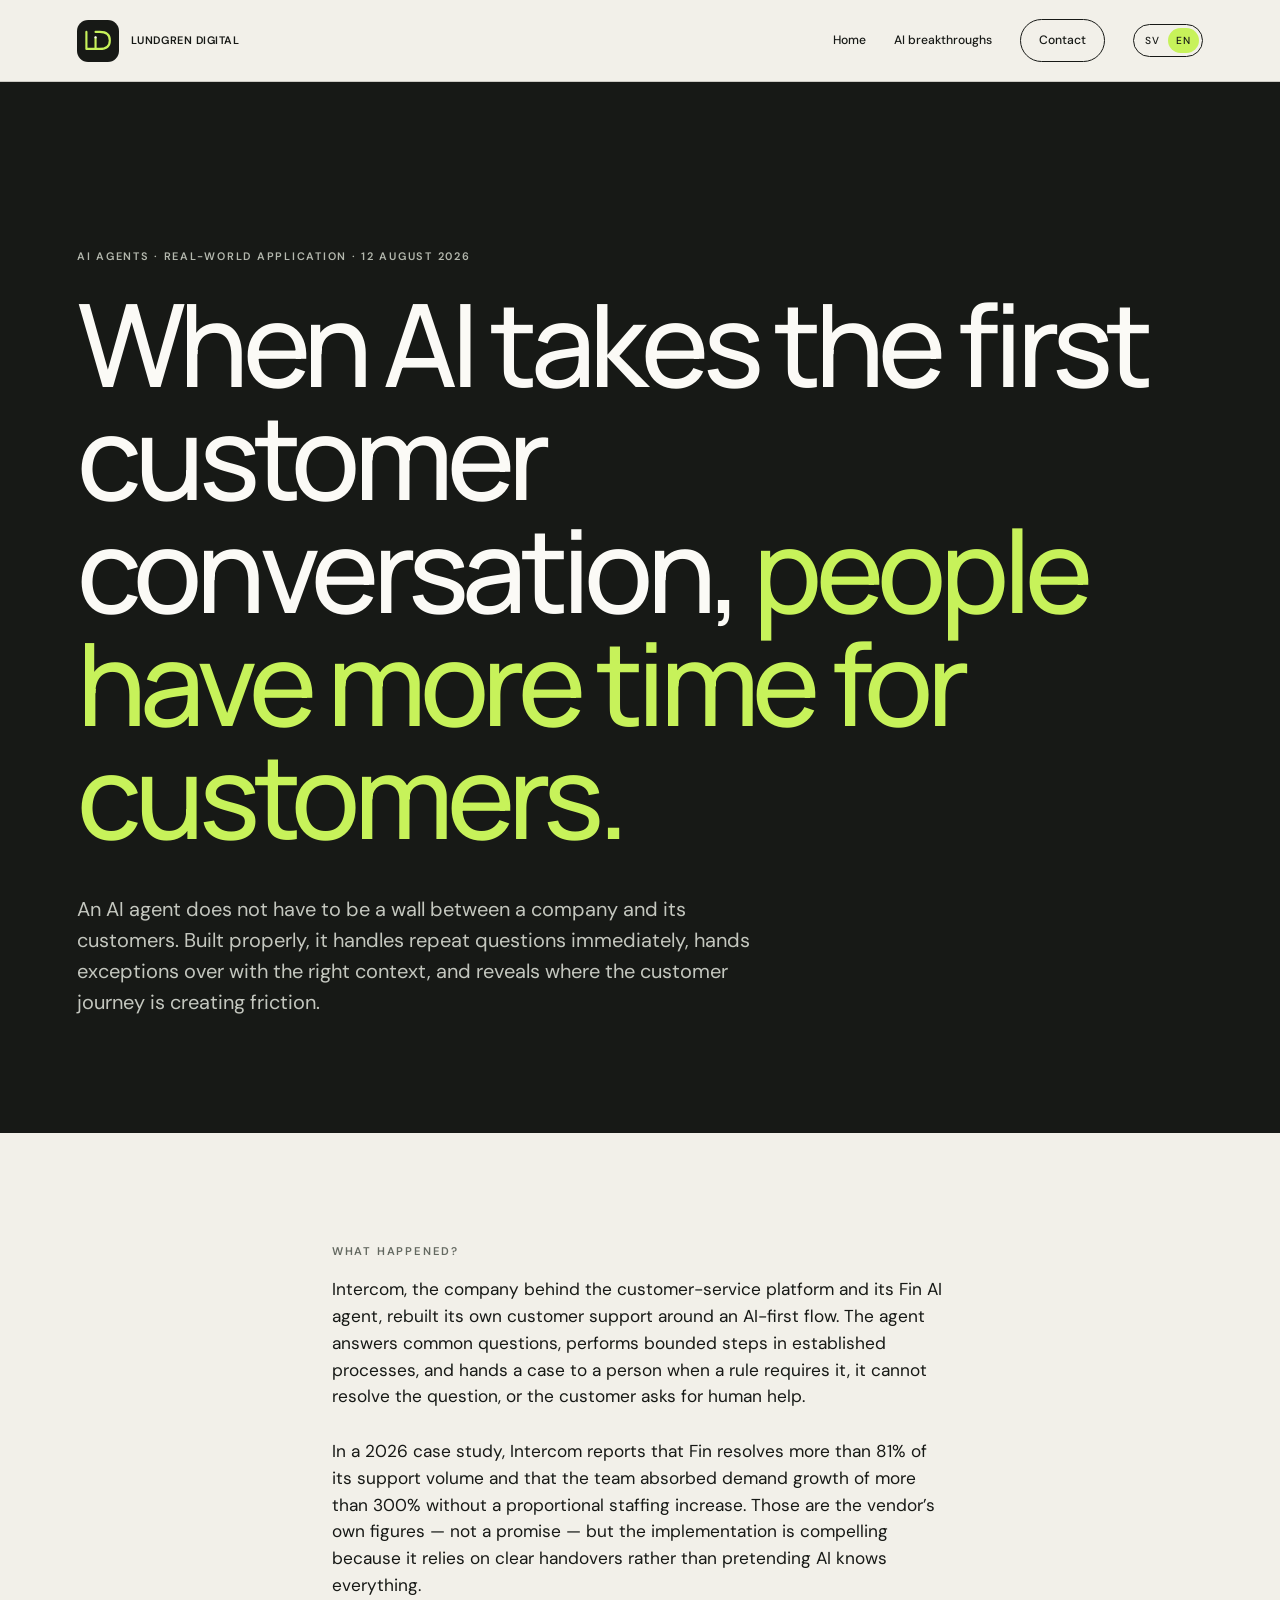
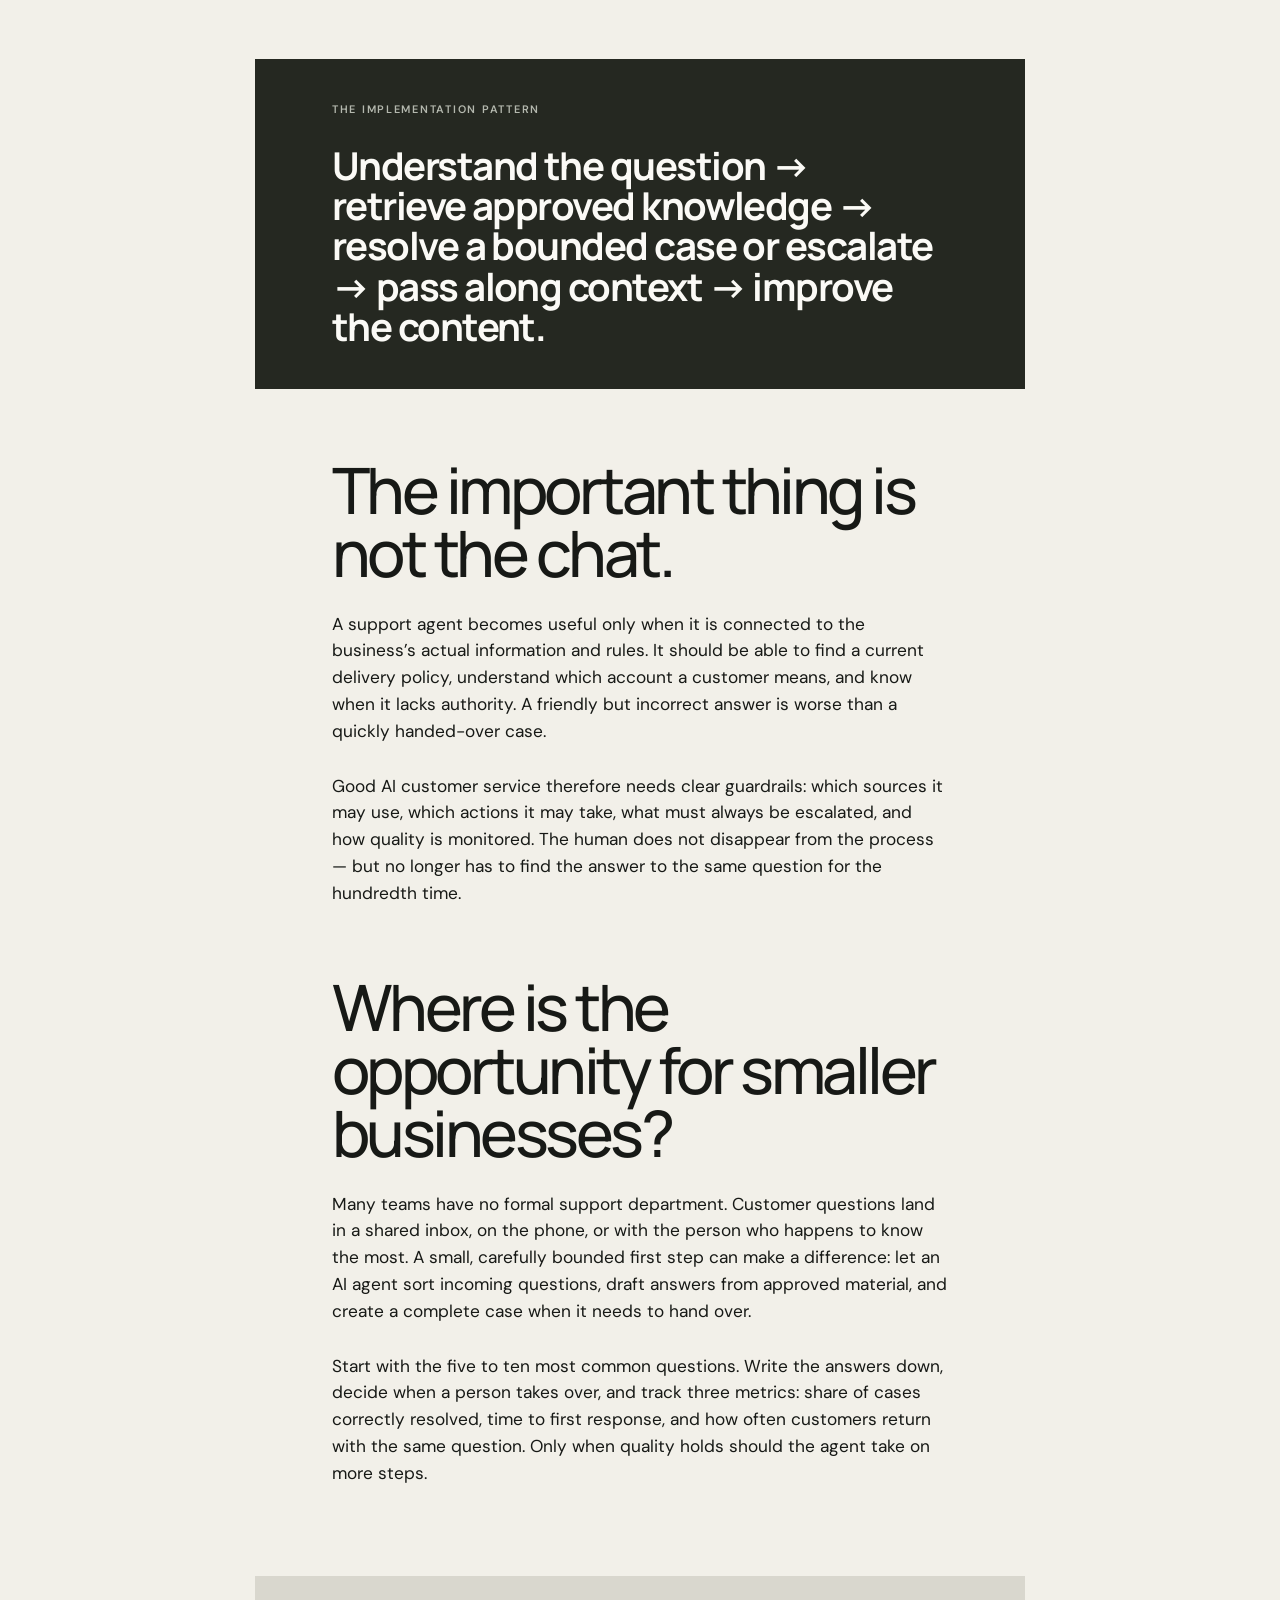
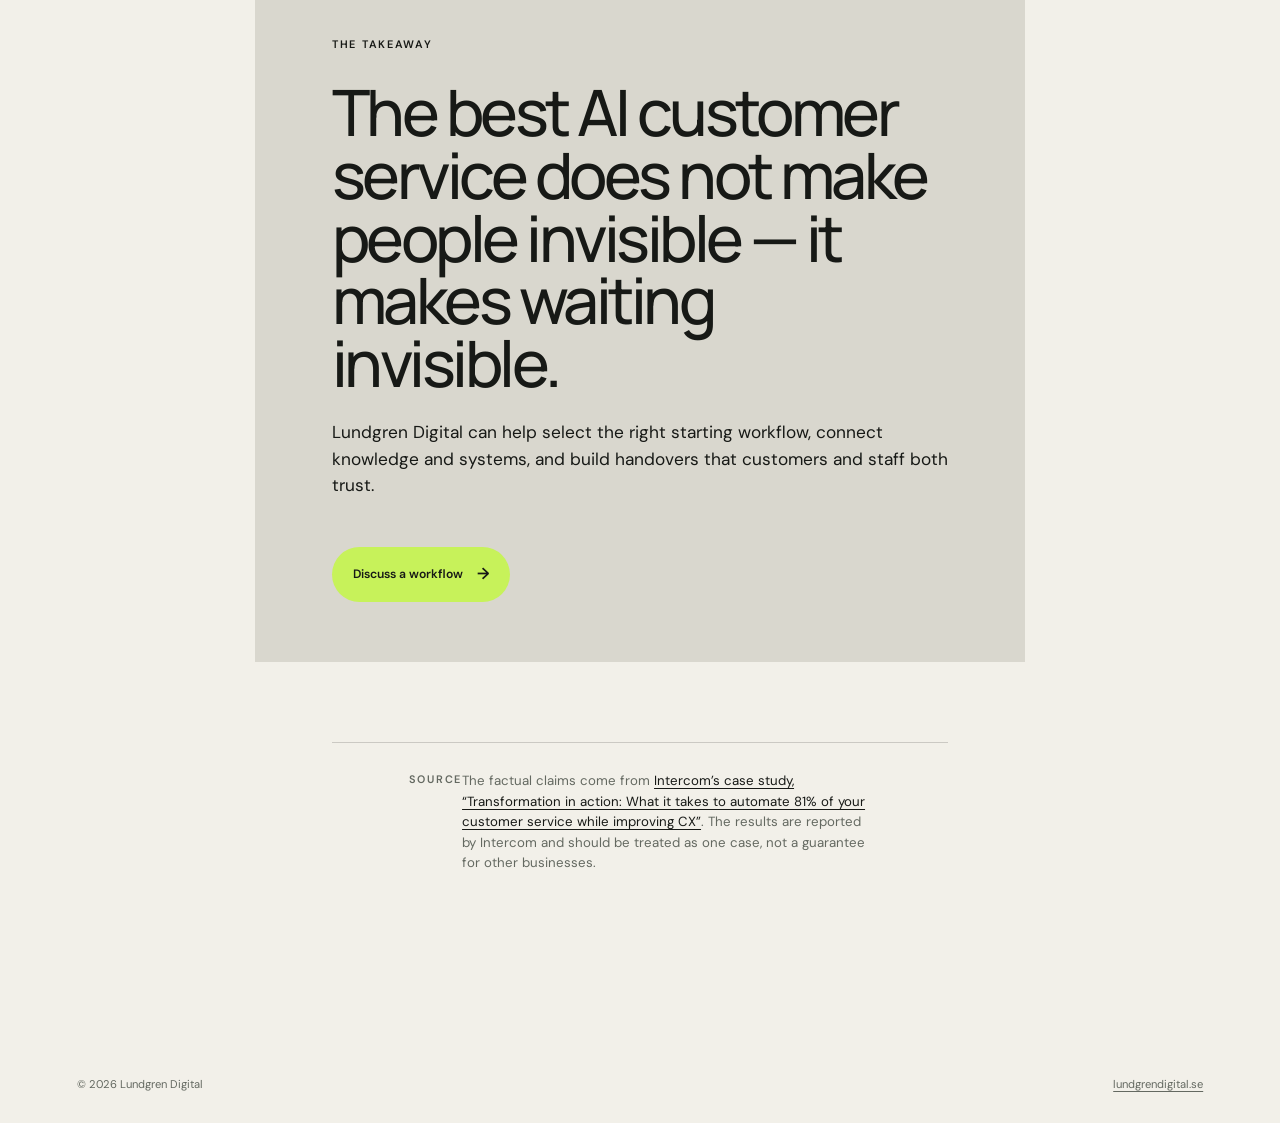
<file: en/blogg/ai-agent-for-kundservice/index.html>
<!doctype html>
<html lang="en">
  <head>
    <meta charset="UTF-8" /><meta name="viewport" content="width=device-width, initial-scale=1.0" /><meta name="description" content="Intercom's AI agent shows how customer support can become faster without allowing AI to make decisions that need human judgement." /><meta name="robots" content="index, follow" /><meta name="theme-color" content="#171916" />
    <meta property="og:title" content="When AI takes the first customer conversation — Lundgren Digital" /><meta property="og:description" content="A real-world AI application: AI handles repeat customer cases and passes the right context to a person." /><meta property="og:type" content="article" /><meta property="og:locale" content="en_GB" /><meta property="og:url" content="https://lundgrendigital.se/en/blogg/ai-agent-for-kundservice/" />
    <link rel="canonical" href="https://lundgrendigital.se/en/blogg/ai-agent-for-kundservice/" /><link rel="alternate" hreflang="sv" href="https://lundgrendigital.se/blogg/ai-agent-for-kundservice/" /><link rel="alternate" hreflang="en" href="https://lundgrendigital.se/en/blogg/ai-agent-for-kundservice/" />
    <title>When AI takes the first customer conversation — Lundgren Digital</title><link rel="icon" href="../../../favicon.svg" type="image/svg+xml" /><link rel="preconnect" href="https://fonts.googleapis.com" /><link rel="preconnect" href="https://fonts.gstatic.com" crossorigin /><link href="https://fonts.googleapis.com/css2?family=DM+Sans:wght@400;500;600&family=Manrope:wght@400;500;600&display=swap" rel="stylesheet" /><link rel="stylesheet" href="../../../blogg/blogg.css" /><link rel="stylesheet" href="../../../blogg/ai-agent-for-orderhantering/artikel.css" />
  </head>
  <body>
    <a class="skip-link" href="#main">Skip to content</a><header class="site-header"><a class="brand" href="../../" aria-label="Lundgren Digital, home"><img src="../../../brand/final/loop-mark-badge.svg" width="42" height="42" alt="" /><span>Lundgren Digital</span></a><nav aria-label="Main menu"><a href="../../">Home</a><a href="../">AI breakthroughs</a><a class="nav-contact" href="../../#contact">Contact</a><div class="lang-switch" aria-label="Choose language"><a href="../../../blogg/ai-agent-for-kundservice/" lang="sv">SV</a><a href="./" lang="en" aria-current="page">EN</a></div></nav></header>
    <main id="main"><article><header class="article-hero"><p class="eyebrow">AI agents · Real-world application · 12 August 2026</p><h1>When AI takes the first customer conversation, <em>people have more time for customers.</em></h1><p class="intro-copy">An AI agent does not have to be a wall between a company and its customers. Built properly, it handles repeat questions immediately, hands exceptions over with the right context, and reveals where the customer journey is creating friction.</p></header><section class="article-body"><p class="kicker">What happened?</p><p>Intercom, the company behind the customer-service platform and its Fin AI agent, rebuilt its own customer support around an AI-first flow. The agent answers common questions, performs bounded steps in established processes, and hands a case to a person when a rule requires it, it cannot resolve the question, or the customer asks for human help.</p><p>In a 2026 case study, Intercom reports that Fin resolves more than 81% of its support volume and that the team absorbed demand growth of more than 300% without a proportional staffing increase. Those are the vendor’s own figures — not a promise — but the implementation is compelling because it relies on clear handovers rather than pretending AI knows everything.</p><aside><p class="eyebrow">The implementation pattern</p><p><strong>Understand the question → retrieve approved knowledge → resolve a bounded case or escalate → pass along context → improve the content.</strong></p></aside><h2>The important thing is not the chat.</h2><p>A support agent becomes useful only when it is connected to the business’s actual information and rules. It should be able to find a current delivery policy, understand which account a customer means, and know when it lacks authority. A friendly but incorrect answer is worse than a quickly handed-over case.</p><p>Good AI customer service therefore needs clear guardrails: which sources it may use, which actions it may take, what must always be escalated, and how quality is monitored. The human does not disappear from the process — but no longer has to find the answer to the same question for the hundredth time.</p><h2>Where is the opportunity for smaller businesses?</h2><p>Many teams have no formal support department. Customer questions land in a shared inbox, on the phone, or with the person who happens to know the most. A small, carefully bounded first step can make a difference: let an AI agent sort incoming questions, draft answers from approved material, and create a complete case when it needs to hand over.</p><p>Start with the five to ten most common questions. Write the answers down, decide when a person takes over, and track three metrics: share of cases correctly resolved, time to first response, and how often customers return with the same question. Only when quality holds should the agent take on more steps.</p><section class="takeaway"><p class="eyebrow">The takeaway</p><h2>The best AI customer service does not make people invisible — it makes waiting invisible.</h2><p>Lundgren Digital can help select the right starting workflow, connect knowledge and systems, and build handovers that customers and staff both trust.</p><a class="button" href="../../#contact">Discuss a workflow <span>→</span></a></section><footer class="sources"><p class="eyebrow">Source</p><p>The factual claims come from <a href="https://www.intercom.com/blog/automate-customer-service-while-improving-customer-experience/" target="_blank" rel="noreferrer">Intercom’s case study, “Transformation in action: What it takes to automate 81% of your customer service while improving CX”</a>. The results are reported by Intercom and should be treated as one case, not a guarantee for other businesses.</p></footer></section></article></main>
    <footer><span>© 2026 Lundgren Digital</span><a href="../../">lundgrendigital.se</a></footer>
  </body>
</html>
</file>
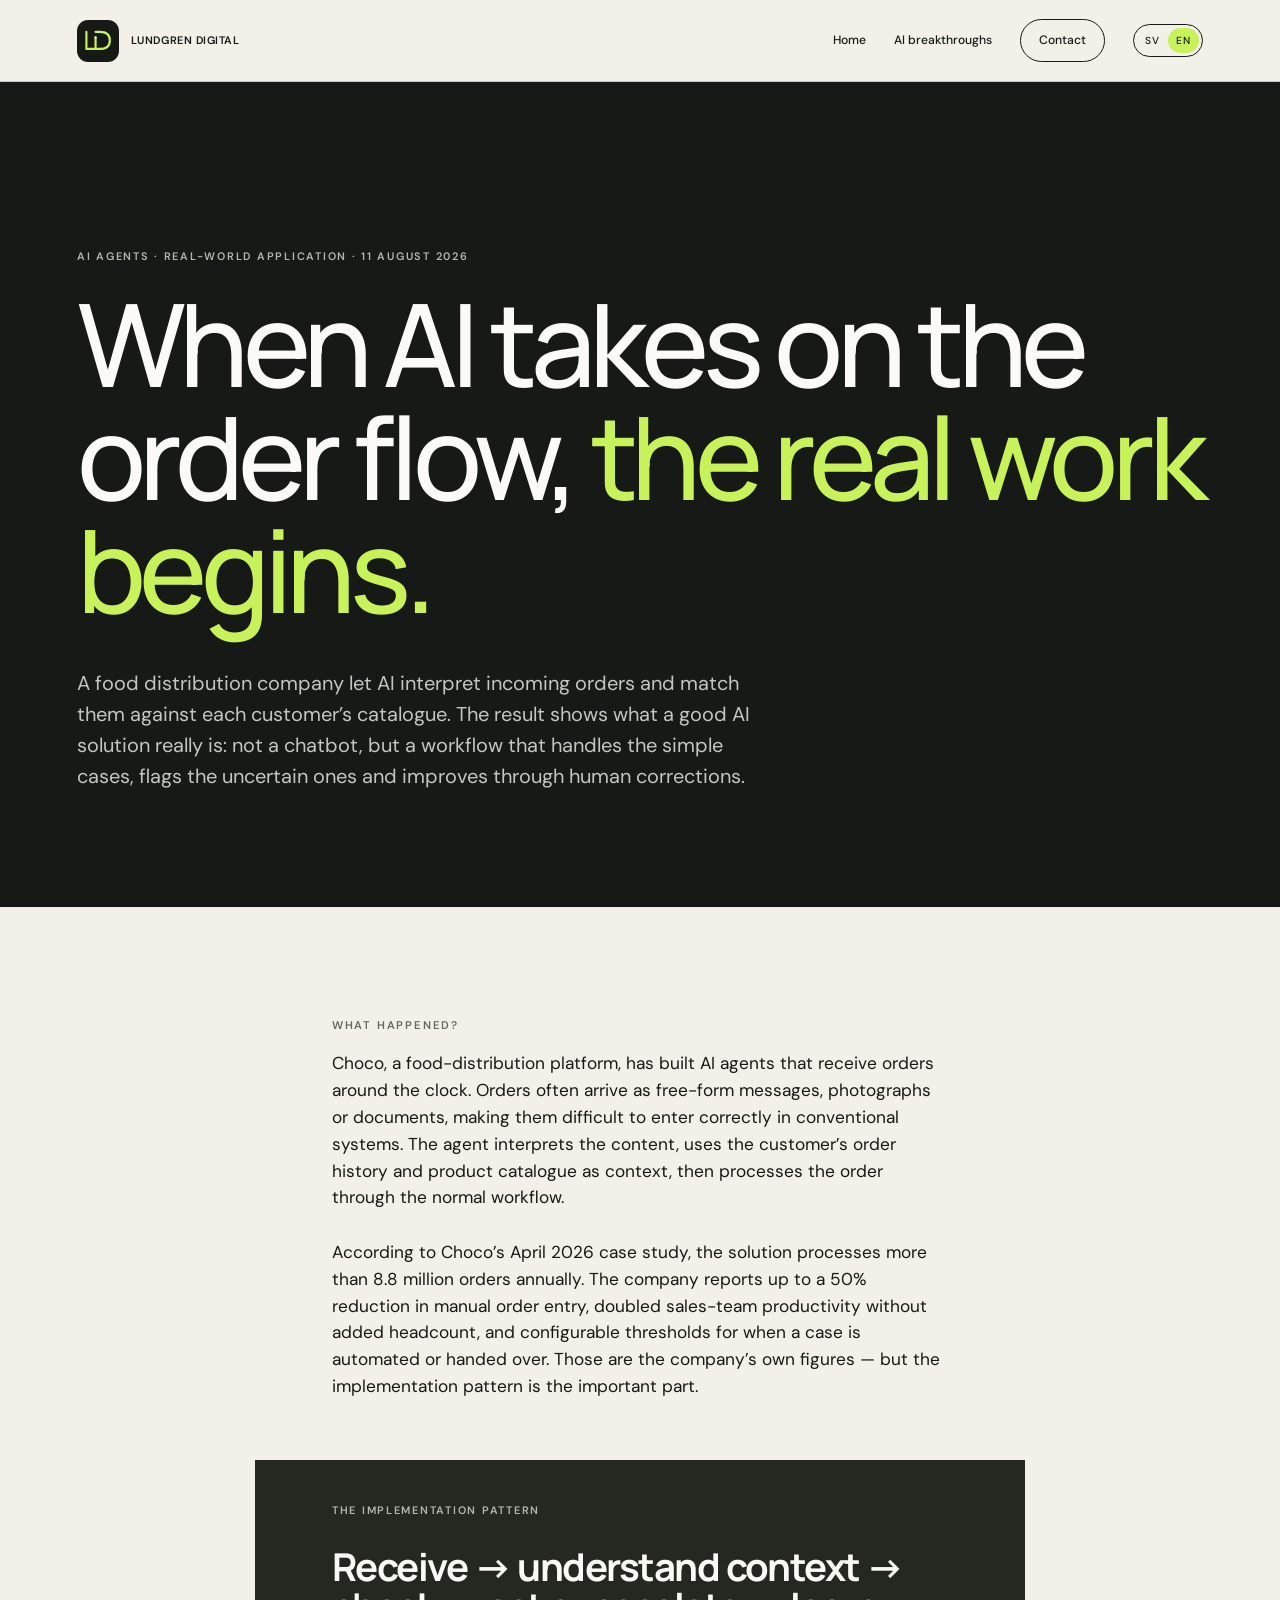
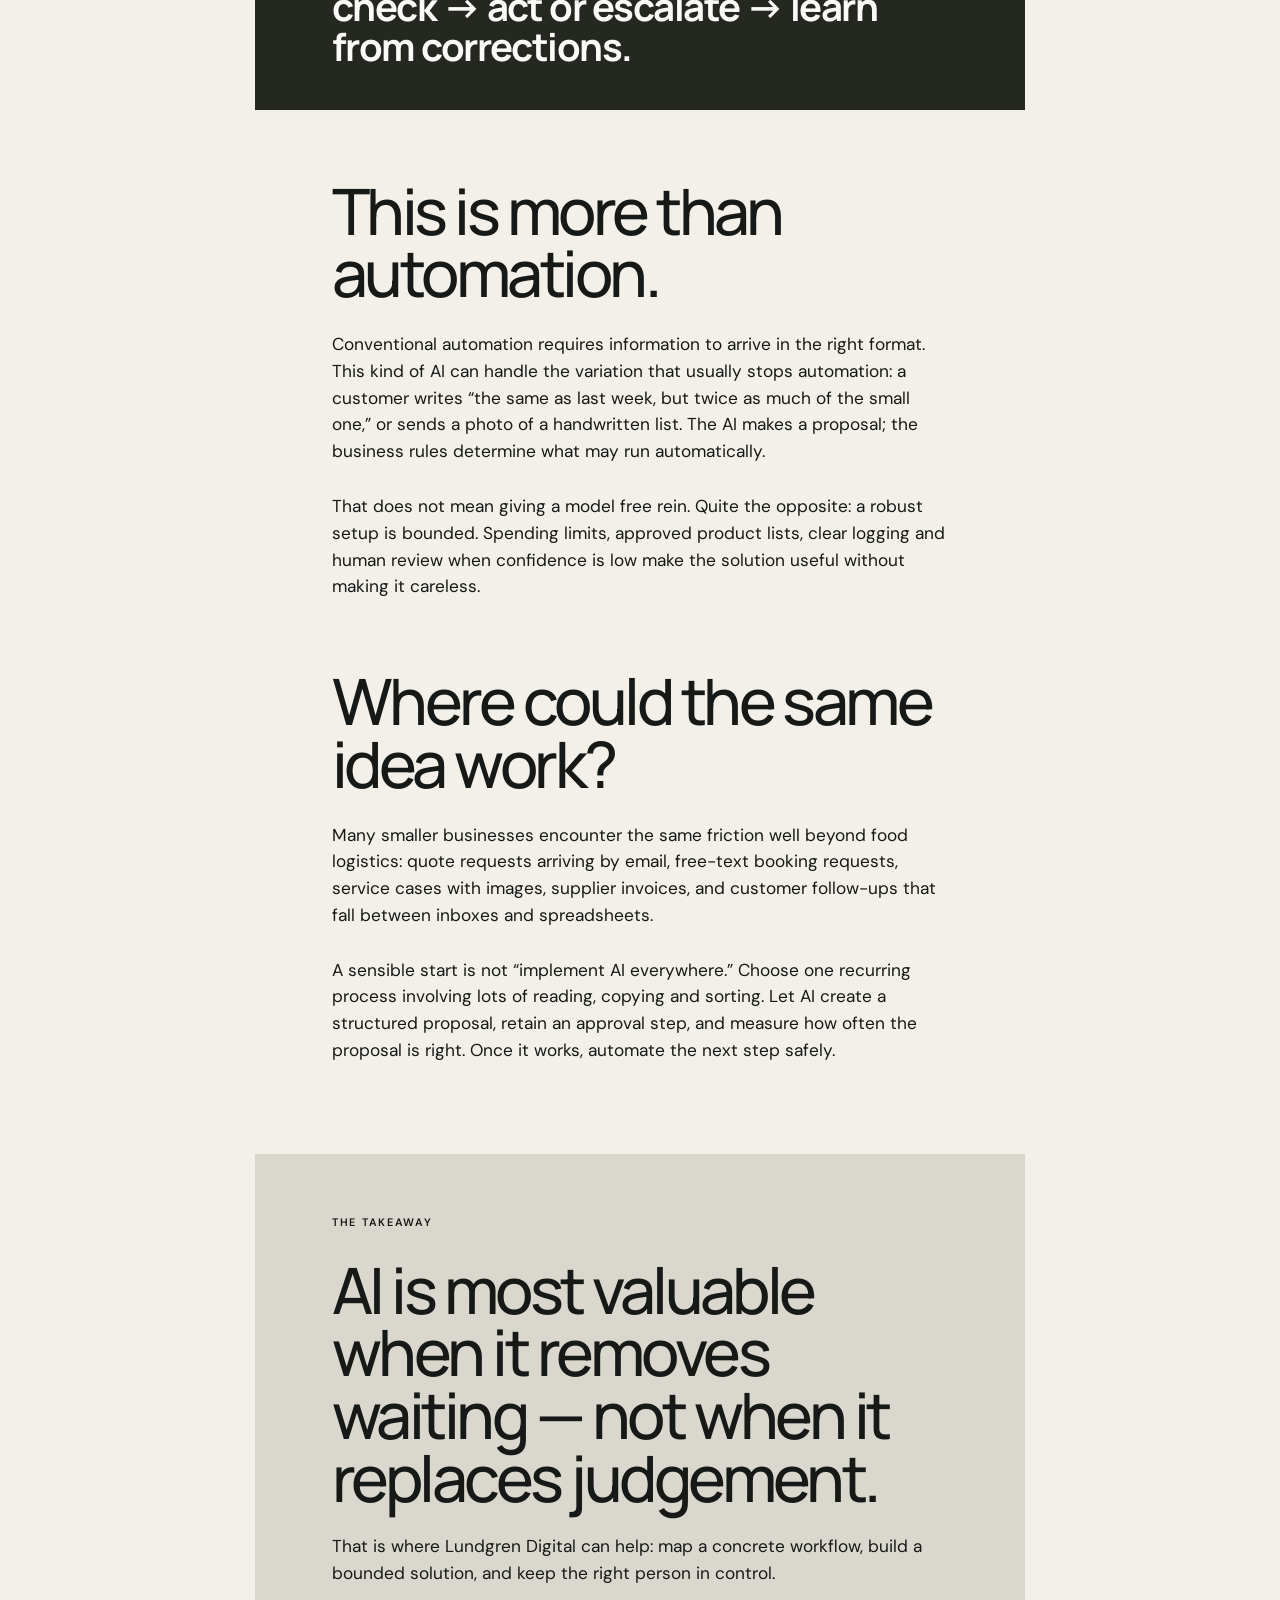
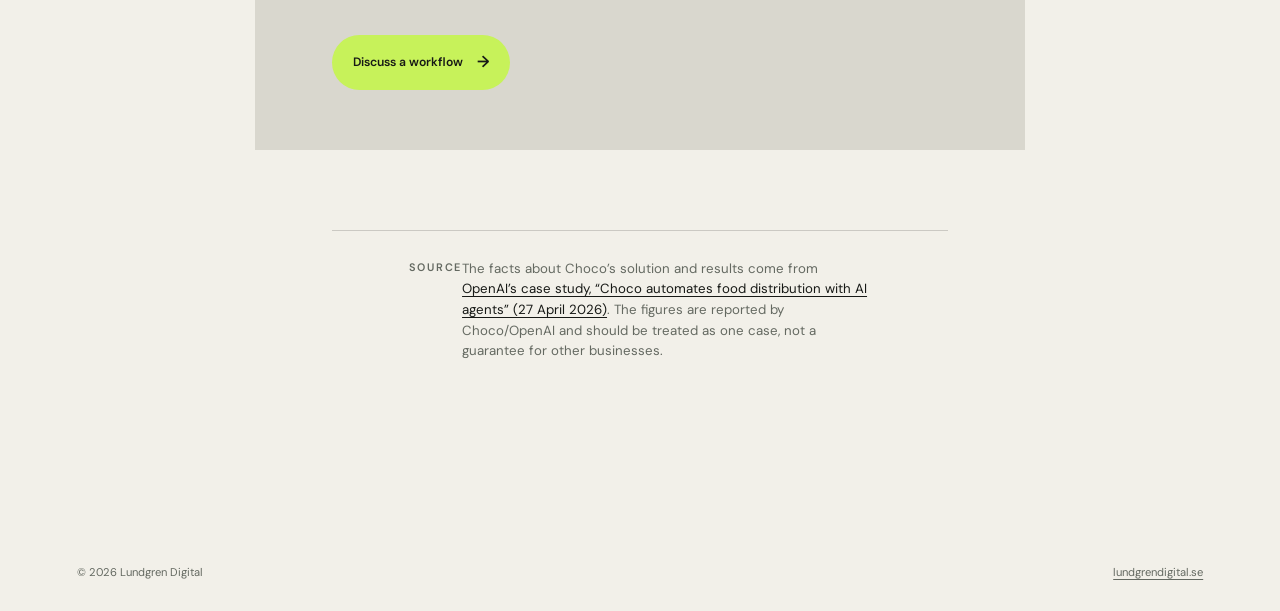
<file: en/blogg/ai-agent-for-orderhantering/index.html>
<!doctype html>
<html lang="en">
  <head>
    <meta charset="UTF-8" /><meta name="viewport" content="width=device-width, initial-scale=1.0" /><meta name="description" content="Choco's AI agents show how order processing can shift from manual data entry to a monitored AI workflow." /><meta name="robots" content="index, follow" /><meta name="theme-color" content="#171916" />
    <meta property="og:title" content="When AI takes on the order flow — Lundgren Digital" /><meta property="og:description" content="A real-world AI application: from unstructured orders to a controlled workflow." /><meta property="og:type" content="article" /><meta property="og:locale" content="en_GB" /><meta property="og:url" content="https://lundgrendigital.se/en/blogg/ai-agent-for-orderhantering/" />
    <link rel="canonical" href="https://lundgrendigital.se/en/blogg/ai-agent-for-orderhantering/" /><link rel="alternate" hreflang="sv" href="https://lundgrendigital.se/blogg/ai-agent-for-orderhantering/" /><link rel="alternate" hreflang="en" href="https://lundgrendigital.se/en/blogg/ai-agent-for-orderhantering/" />
    <title>When AI takes on the order flow — Lundgren Digital</title><link rel="icon" href="../../../favicon.svg" type="image/svg+xml" /><link rel="preconnect" href="https://fonts.googleapis.com" /><link rel="preconnect" href="https://fonts.gstatic.com" crossorigin /><link href="https://fonts.googleapis.com/css2?family=DM+Sans:wght@400;500;600&family=Manrope:wght@400;500;600&display=swap" rel="stylesheet" /><link rel="stylesheet" href="../../../blogg/blogg.css" /><link rel="stylesheet" href="../../../blogg/ai-agent-for-orderhantering/artikel.css" />
  </head>
  <body>
    <a class="skip-link" href="#main">Skip to content</a><header class="site-header"><a class="brand" href="../../" aria-label="Lundgren Digital, home"><img src="../../../brand/final/loop-mark-badge.svg" width="42" height="42" alt="" /><span>Lundgren Digital</span></a><nav aria-label="Main menu"><a href="../../">Home</a><a href="../">AI breakthroughs</a><a class="nav-contact" href="../../#contact">Contact</a><div class="lang-switch" aria-label="Choose language"><a href="../../../blogg/ai-agent-for-orderhantering/" lang="sv">SV</a><a href="./" lang="en" aria-current="page">EN</a></div></nav></header>
    <main id="main"><article><header class="article-hero"><p class="eyebrow">AI agents · Real-world application · 11 August 2026</p><h1>When AI takes on the order flow, <em>the real work begins.</em></h1><p class="intro-copy">A food distribution company let AI interpret incoming orders and match them against each customer’s catalogue. The result shows what a good AI solution really is: not a chatbot, but a workflow that handles the simple cases, flags the uncertain ones and improves through human corrections.</p></header><section class="article-body"><p class="kicker">What happened?</p><p>Choco, a food-distribution platform, has built AI agents that receive orders around the clock. Orders often arrive as free-form messages, photographs or documents, making them difficult to enter correctly in conventional systems. The agent interprets the content, uses the customer’s order history and product catalogue as context, then processes the order through the normal workflow.</p><p>According to Choco’s April 2026 case study, the solution processes more than 8.8 million orders annually. The company reports up to a 50% reduction in manual order entry, doubled sales-team productivity without added headcount, and configurable thresholds for when a case is automated or handed over. Those are the company’s own figures — but the implementation pattern is the important part.</p><aside><p class="eyebrow">The implementation pattern</p><p><strong>Receive → understand context → check → act or escalate → learn from corrections.</strong></p></aside><h2>This is more than automation.</h2><p>Conventional automation requires information to arrive in the right format. This kind of AI can handle the variation that usually stops automation: a customer writes “the same as last week, but twice as much of the small one,” or sends a photo of a handwritten list. The AI makes a proposal; the business rules determine what may run automatically.</p><p>That does not mean giving a model free rein. Quite the opposite: a robust setup is bounded. Spending limits, approved product lists, clear logging and human review when confidence is low make the solution useful without making it careless.</p><h2>Where could the same idea work?</h2><p>Many smaller businesses encounter the same friction well beyond food logistics: quote requests arriving by email, free-text booking requests, service cases with images, supplier invoices, and customer follow-ups that fall between inboxes and spreadsheets.</p><p>A sensible start is not “implement AI everywhere.” Choose one recurring process involving lots of reading, copying and sorting. Let AI create a structured proposal, retain an approval step, and measure how often the proposal is right. Once it works, automate the next step safely.</p><section class="takeaway"><p class="eyebrow">The takeaway</p><h2>AI is most valuable when it removes waiting — not when it replaces judgement.</h2><p>That is where Lundgren Digital can help: map a concrete workflow, build a bounded solution, and keep the right person in control.</p><a class="button" href="../../#contact">Discuss a workflow <span>→</span></a></section><footer class="sources"><p class="eyebrow">Source</p><p>The facts about Choco’s solution and results come from <a href="https://openai.com/index/choco/" target="_blank" rel="noreferrer">OpenAI’s case study, “Choco automates food distribution with AI agents” (27 April 2026)</a>. The figures are reported by Choco/OpenAI and should be treated as one case, not a guarantee for other businesses.</p></footer></section></article></main>
    <footer><span>© 2026 Lundgren Digital</span><a href="../../">lundgrendigital.se</a></footer>
  </body>
</html>
</file>
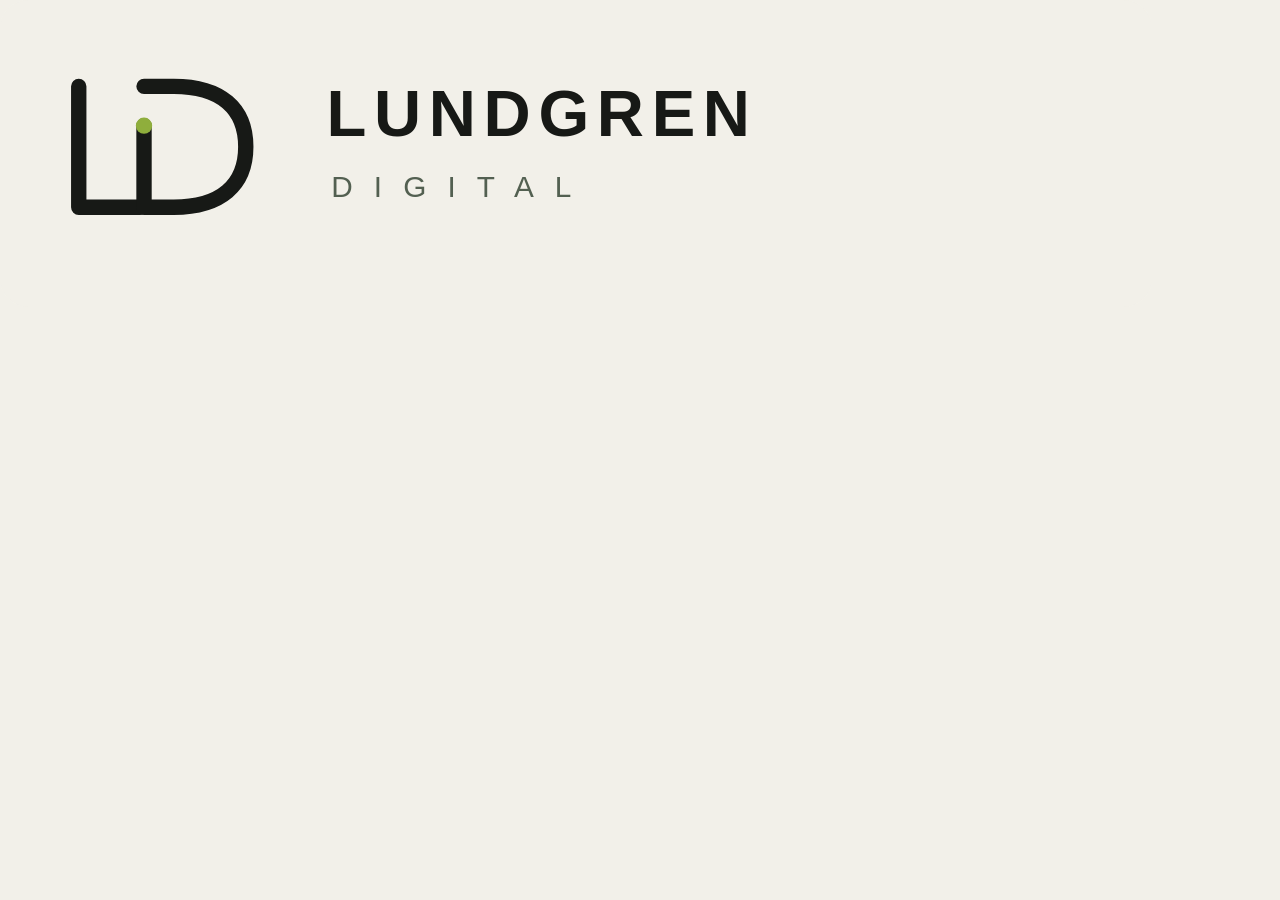
<file: brand/final/loop-lockup-light-print.html>
<!doctype html>
<html lang="sv">
  <head>
    <meta charset="UTF-8" />
    <meta name="robots" content="noindex, nofollow" />
    <title>Lundgren Digital — printlogotyp</title>
    <style>
      @page { size: 12in 3.2in; margin: 0; }
      html, body { width: 12in; height: 3.2in; margin: 0; overflow: hidden; background: #f2f0e9; }
      img { display: block; width: 12in; height: 3.2in; }
    </style>
  </head>
  <body><img src="loop-lockup-light.svg" alt="Lundgren Digital" /></body>
</html>
</file>
<file: styles.css>
:root {
  --ink: #171916;
  --paper: #f2f0e9;
  --white: #fbfaf6;
  --muted: #c7c7bd;
  --accent: #c7f25a;
  --line-dark: rgba(255,255,255,.16);
  --line-light: rgba(23,25,22,.18);
  --sans: "Manrope", Arial, sans-serif;
  --body: "DM Sans", Arial, sans-serif;
}

* { box-sizing: border-box; }
html { scroll-behavior: smooth; }
body { margin: 0; color: var(--ink); background: var(--paper); font-family: var(--body); line-height: 1.55; }
a { color: inherit; text-decoration: none; }
button { color: inherit; font: inherit; }
img { display: block; width: 100%; }
h1, h2, h3, p { margin-top: 0; }
h1, h2, h3 { font-family: var(--sans); font-weight: 500; letter-spacing: -.055em; line-height: .98; }
h2 { font-size: clamp(3.7rem, 7vw, 7.2rem); }
:focus-visible { outline: 3px solid var(--accent); outline-offset: 4px; }
.sr-only { position: absolute; width: 1px; height: 1px; clip: rect(0,0,0,0); overflow: hidden; white-space: nowrap; }
.skip-link { position: fixed; z-index: 100; top: 10px; left: 10px; padding: 10px 14px; color: var(--ink); background: var(--accent); transform: translateY(-160%); }
.skip-link:focus { transform: translateY(0); }
.section { padding: 130px 6vw; }
.eyebrow { margin-bottom: 22px; font-size: .68rem; font-weight: 600; letter-spacing: .16em; text-transform: uppercase; }

.site-header { position: fixed; z-index: 50; inset: 0 0 auto; min-height: 82px; padding: 0 4vw; display: flex; align-items: center; justify-content: space-between; color: var(--white); transition: min-height .3s, background .3s, border .3s; }
.site-header.scrolled { min-height: 66px; color: var(--ink); background: rgba(242,240,233,.94); border-bottom: 1px solid var(--line-light); backdrop-filter: blur(14px); }
.brand { display: flex; align-items: center; gap: 12px; line-height: 1.1; }
.brand-mark { width: 42px; height: 42px; flex: 0 0 42px; }
.brand span { font-size: .68rem; font-weight: 600; letter-spacing: .05em; text-transform: uppercase; }
nav { display: flex; align-items: center; gap: 31px; font-size: .76rem; font-weight: 500; }
nav a { position: relative; }
nav a:not(.nav-contact)::after { content: ""; position: absolute; left: 0; right: 100%; bottom: -5px; height: 1px; background: currentColor; transition: right .2s; }
nav a:hover::after { right: 0; }
.nav-contact { padding: 11px 18px; border: 1px solid currentColor; border-radius: 100px; }
.lang-switch { display: flex; padding: 3px; border: 1px solid currentColor; border-radius: 100px; font-size: .64rem; letter-spacing: .08em; }
.lang-switch a { min-width: 31px; padding: 5px 7px; border-radius: 100px; text-align: center; }
.lang-switch a::after { display: none; }
.lang-switch a[aria-current="page"] { color: var(--ink); background: var(--accent); }
.nav-toggle { display: none; padding: 10px; border: 0; background: none; }
.nav-toggle span { display: block; width: 24px; height: 1px; margin: 6px 0; background: currentColor; }
.button { min-height: 52px; padding: 0 25px; display: inline-flex; align-items: center; justify-content: center; border: 1px solid transparent; border-radius: 100px; font-size: .76rem; font-weight: 600; cursor: pointer; transition: transform .2s, background .2s; }
.button:hover:not(:disabled) { transform: translateY(-2px); }
.button:disabled { cursor: not-allowed; opacity: .68; }
.button-accent { color: var(--ink); background: var(--accent); }
.button-light { color: var(--ink); background: var(--white); }
.text-link { display: inline-flex; align-items: center; gap: 9px; padding-bottom: 4px; border-bottom: 1px solid currentColor; font-size: .76rem; }

.hero { min-height: 100svh; padding: 135px 6vw 35px; display: flex; flex-direction: column; justify-content: space-between; color: var(--white); background: var(--ink); }
.hero-status { align-self: flex-end; padding: 8px 13px; border: 1px solid var(--line-dark); border-radius: 100px; color: #c4c8be; font-size: .64rem; letter-spacing: .08em; text-transform: uppercase; }
.hero-status span { width: 7px; height: 7px; margin-right: 7px; display: inline-block; border-radius: 50%; background: var(--accent); box-shadow: 0 0 0 5px rgba(199,242,90,.1); }
.hero-grid { display: grid; grid-template-columns: 1.45fr .55fr; gap: 7vw; align-items: end; }
.hero .eyebrow { color: #b4b8ae; }
.hero h1 { max-width: 1200px; margin: 0; font-size: clamp(4.7rem, 9.6vw, 10.5rem); }
.hero h1 em { color: var(--accent); font-style: normal; }
.hero-side { padding-bottom: 14px; }
.hero-side > p { margin-bottom: 35px; color: #c4c7bf; font-size: 1rem; }
.hero-side > div { display: flex; align-items: center; gap: 25px; }
.hero-footer { padding-top: 28px; display: flex; gap: 30px; border-top: 1px solid var(--line-dark); color: #858a80; font-size: .64rem; letter-spacing: .13em; text-transform: uppercase; }

.section-heading { margin-bottom: 85px; display: grid; grid-template-columns: 1.4fr .6fr; gap: 8vw; align-items: end; }
.section-heading h2 { margin: 0; }
.section-heading > p { max-width: 500px; margin-bottom: 8px; color: #6e726a; }
.project { margin-bottom: 135px; display: grid; grid-template-columns: .72fr 1.28fr; gap: 4vw; align-items: end; }
.project-featured { grid-template-columns: 1.28fr .72fr; }
.project-image { position: relative; height: min(57vw, 720px); overflow: hidden; background: #ddd9cf; }
.project-image img { height: 100%; object-fit: cover; transition: transform .7s cubic-bezier(.2,.8,.2,1); }
.project-image:hover img { transform: scale(1.025); }
.project-image > span { position: absolute; right: 18px; bottom: 18px; padding: 12px 17px; border-radius: 100px; color: var(--white); background: rgba(23,25,22,.82); backdrop-filter: blur(8px); font-size: .7rem; }
.project-info { display: grid; grid-template-columns: 42px 1fr; gap: 24px; }
.project-number { padding-top: 5px; color: #92958e; font-size: .7rem; }
.project-info h3 { margin: 0 0 22px; font-size: clamp(3rem, 5vw, 5.5rem); }
.project-info div > p:last-child { max-width: 500px; color: #686c64; }
.project-info ul { grid-column: 2; margin: 28px 0 0; padding: 20px 0 0; display: flex; flex-wrap: wrap; gap: 9px; border-top: 1px solid var(--line-light); list-style: none; }
.project-info li { padding: 7px 11px; border: 1px solid var(--line-light); border-radius: 100px; font-size: .65rem; }

.services { color: var(--white); background: var(--ink); }
.section-heading.light > p { color: #aeb2a8; }
.service-grid { display: grid; grid-template-columns: repeat(5, 1fr); border-top: 1px solid var(--line-dark); }
.service-grid article { min-height: 330px; padding: 30px 26px; display: flex; flex-direction: column; border-right: 1px solid var(--line-dark); }
.service-grid article:last-child { border-right: 0; }
.service-grid span { color: var(--accent); font-size: .68rem; }
.service-grid h3 { margin: auto 0 20px; font-size: 1.7rem; letter-spacing: -.04em; }
.service-grid p { margin: 0; color: #aeb2a8; font-size: .8rem; }
.service-link { display: inline-block; margin-top: 12px; color: var(--accent); font-weight: 600; }

.workflow-examples { background: var(--white); }
.workflow-grid { display: grid; grid-template-columns: repeat(3, 1fr); border-top: 1px solid var(--line-light); }
.workflow-card { min-height: 350px; padding: 32px 28px; display: flex; flex-direction: column; border-right: 1px solid var(--line-light); }
.workflow-card:last-child { border-right: 0; }
.workflow-card > span { color: #777c73; font-size: .68rem; }
.workflow-card h3 { max-width: 330px; margin: auto 0 19px; font-size: clamp(1.8rem, 2.6vw, 2.8rem); letter-spacing: -.045em; }
.workflow-card p { max-width: 410px; margin: 0 0 25px; color: #676b63; font-size: .86rem; }
.workflow-card small { margin-top: auto; color: #777c73; font-size: .66rem; letter-spacing: .05em; }
.workflow-note { margin-top: 55px; padding: 24px 27px; display: flex; align-items: center; justify-content: space-between; gap: 28px; background: var(--accent); }
.workflow-note > div { display: flex; align-items: baseline; gap: 18px; }
.workflow-note strong { font-family: var(--sans); font-size: 1.25rem; letter-spacing: -.04em; }
.workflow-note span { max-width: 480px; font-size: .8rem; }
.button-dark { color: var(--white); background: var(--ink); white-space: nowrap; }

.process { display: grid; grid-template-columns: .85fr 1.15fr; gap: 9vw; }
.process-intro { position: sticky; top: 110px; align-self: start; }
.process-intro h2 { margin-bottom: 35px; }
.process-intro > p:last-child { max-width: 500px; color: #676b63; }
.process-list { margin: 0; padding: 0; list-style: none; }
.process-list li { padding: 30px 0; display: grid; grid-template-columns: 45px 1fr auto; gap: 22px; border-top: 1px solid var(--line-light); }
.process-list li:last-child { border-bottom: 1px solid var(--line-light); }
.process-list > li > span { color: #8d9189; font-size: .68rem; }
.process-list h3 { margin-bottom: 10px; font-size: 2rem; letter-spacing: -.04em; }
.process-list p { max-width: 520px; margin: 0; color: #6d7169; font-size: .82rem; }
.process-list small { padding-top: 4px; color: #8c9088; font-size: .65rem; letter-spacing: .08em; text-transform: uppercase; }

.about { display: grid; grid-template-columns: .8fr 1.2fr; gap: 9vw; align-items: center; background: #deddd5; }
.about-mark { aspect-ratio: 1; display: grid; place-items: center; overflow: hidden; border-radius: 50%; background: var(--ink); }
.about-mark img { width: 72%; }
.about-copy h2 { margin-bottom: 40px; }
.about-copy > p:not(.eyebrow) { max-width: 630px; font-size: 1rem; }
.about-note { margin-top: 35px; padding-top: 25px; border-top: 1px solid var(--line-light); color: #666a62; font-size: .78rem !important; }

.contact { color: var(--white); background: #536051; }
.contact .eyebrow { color: #d8ddd3; }
.contact-grid { display: grid; grid-template-columns: 1.3fr .7fr; gap: 9vw; align-items: end; }
.contact-grid h2 { margin: 0; }
.contact-grid p { color: #d7ddd3; }
.contact-grid small { margin-top: 14px; display: block; color: #bfc7bc; font-size: .65rem; }

footer { padding: 65px 6vw 25px; display: grid; grid-template-columns: 1fr auto; gap: 30px; color: var(--white); background: var(--ink); }
footer > div { display: flex; gap: 24px; font-size: .72rem; }
footer > small { grid-column: 1 / -1; margin-top: 38px; padding-top: 22px; border-top: 1px solid var(--line-dark); color: #7c8178; font-size: .64rem; }

.js .reveal { opacity: 0; transform: translateY(24px); transition: opacity .75s ease, transform .75s ease; }
.js .reveal.visible { opacity: 1; transform: translateY(0); }

@media (max-width: 960px) {
  .site-header { min-height: 72px; }
  .nav-toggle { display: block; z-index: 2; }
  nav { position: fixed; inset: 0; padding: 110px 7vw; display: none; flex-direction: column; align-items: flex-start; gap: 27px; color: var(--white); background: var(--ink); font-family: var(--sans); font-size: 2.5rem; }
  nav.open { display: flex; }
  .lang-switch { margin-top: 6px; font-family: var(--body); font-size: .72rem; }
  .lang-switch a { min-width: 42px; padding: 8px 10px; }
  .site-header.menu-open { color: var(--white); }
  .section { padding: 95px 6vw; }
  .hero-grid, .section-heading, .process, .about, .contact-grid { grid-template-columns: 1fr; }
  .hero-grid { gap: 55px; }
  .hero-side { max-width: 620px; }
  .section-heading { gap: 40px; }
  .project, .project-featured { grid-template-columns: 1fr; gap: 45px; }
  .project .project-info { order: 2; }
  .project .project-image { order: 1; }
  .project-image { height: 70vw; }
  .service-grid { grid-template-columns: 1fr 1fr; }
  .service-grid article:nth-child(2n) { border-right: 0; }
  .service-grid article:not(:last-child) { border-bottom: 1px solid var(--line-dark); }
  .workflow-grid { grid-template-columns: 1fr; }
  .workflow-card { min-height: 260px; border-right: 0; border-bottom: 1px solid var(--line-light); }
  .workflow-card:last-child { border-bottom: 0; }
  .process-intro { position: static; }
  .about-mark { max-width: 600px; }
}

@media (max-width: 600px) {
  .brand span { font-size: .6rem; }
  .hero { min-height: auto; padding: 120px 6vw 30px; gap: 45px; }
  .hero-status { align-self: flex-start; }
  .hero h1 { font-size: clamp(3.8rem, 17vw, 5.7rem); }
  .hero-side > div { align-items: flex-start; flex-direction: column; }
  .hero-footer { gap: 12px 20px; flex-wrap: wrap; }
  .section-heading { margin-bottom: 55px; }
  .project { margin-bottom: 90px; }
  .project-image { height: 95vw; }
  .project-info { grid-template-columns: 30px 1fr; gap: 14px; }
  .service-grid { grid-template-columns: 1fr; }
  .service-grid article { min-height: 250px; border-right: 0; border-bottom: 1px solid var(--line-dark); }
  .service-grid article:last-child { border-bottom: 0; }
  .workflow-note, .workflow-note > div { align-items: flex-start; flex-direction: column; }
  .workflow-note { padding: 24px; }
  .process-list li { grid-template-columns: 35px 1fr; }
  .process-list small { grid-column: 2; }
  .about { gap: 60px; }
  footer { grid-template-columns: 1fr; }
  footer > div { flex-wrap: wrap; }
  footer > small { grid-column: 1; }
}

@media (prefers-reduced-motion: reduce) {
  html { scroll-behavior: auto; }
  *, *::before, *::after { animation-duration: .01ms !important; transition-duration: .01ms !important; }
  .js .reveal { opacity: 1; transform: none; }
}

@media (hover: none) {
  .button:hover { transform: none; }
  .project-image:hover img { transform: none; }
}
</file>
<file: blogg/blogg.css>
:root { --ink:#171916; --paper:#f2f0e9; --white:#fbfaf6; --muted:#777b73; --accent:#c7f25a; --line:rgba(23,25,22,.18); --sans:"Manrope",Arial,sans-serif; --body:"DM Sans",Arial,sans-serif; }
* { box-sizing:border-box; } html { scroll-behavior:smooth; } body { margin:0; color:var(--ink); background:var(--paper); font-family:var(--body); line-height:1.55; } a { color:inherit; text-decoration:none; } h1,h2,h3,p { margin-top:0; } h1,h2,h3 { font-family:var(--sans); font-weight:500; letter-spacing:-.055em; line-height:.98; } :focus-visible { outline:3px solid var(--accent); outline-offset:4px; }
.skip-link { position:fixed; z-index:10; top:10px; left:10px; padding:10px 14px; background:var(--accent); transform:translateY(-160%); } .skip-link:focus { transform:translateY(0); }
.site-header { min-height:82px; padding:0 6vw; display:flex; align-items:center; justify-content:space-between; border-bottom:1px solid var(--line); } .brand { display:flex; align-items:center; gap:12px; } .brand img { width:42px; height:42px; } .brand span { font-size:.68rem; font-weight:600; letter-spacing:.05em; text-transform:uppercase; } nav { display:flex; align-items:center; gap:28px; font-size:.76rem; font-weight:500; } nav > a[aria-current="page"] { padding-bottom:4px; border-bottom:1px solid currentColor; } .nav-contact { padding:11px 18px; border:1px solid currentColor; border-radius:100px; } .lang-switch { display:flex; padding:3px; border:1px solid var(--ink); border-radius:100px; font-size:.64rem; letter-spacing:.08em; }.lang-switch a { min-width:31px; padding:5px 7px; border-radius:100px; text-align:center; }.lang-switch a[aria-current="page"] { padding-bottom:5px; border:0; color:var(--ink); background:var(--accent); }
.intro { min-height:60svh; padding:14vw 6vw 8vw; color:var(--white); background:var(--ink); } .eyebrow { margin-bottom:22px; font-size:.68rem; font-weight:600; letter-spacing:.16em; text-transform:uppercase; } .intro .eyebrow { color:#b4b8ae; } h1 { max-width:1100px; margin-bottom:42px; font-size:clamp(4.3rem,10vw,10.5rem); } h1 em { color:var(--accent); font-style:normal; } .lede { max-width:565px; margin:0; color:#c4c7bf; font-size:clamp(1rem,1.5vw,1.2rem); }
.principles { padding:130px 6vw; display:grid; grid-template-columns:.9fr 1.1fr; gap:9vw; } h2 { margin-bottom:0; font-size:clamp(3.3rem,6vw,6.4rem); } .principle-list { border-top:1px solid var(--line); } .principle-list article { padding:27px 0 30px; display:grid; grid-template-columns:48px 1fr; border-bottom:1px solid var(--line); } .principle-list span { padding-top:5px; color:var(--muted); font-size:.7rem; } .principle-list h3 { margin-bottom:12px; font-size:1.45rem; } .principle-list p { max-width:450px; margin:0; color:#646961; }
.latest { padding:120px 6vw; color:var(--white); background:#252821; display:grid; grid-template-columns:.85fr 1.15fr; gap:9vw; align-items:start; } .latest-heading h2 { max-width:620px; } .post-list { display:grid; gap:58px; } .post-card { padding:34px 0 2px; border-top:1px solid rgba(255,255,255,.2); } .post-meta { margin-bottom:26px; color:#b4b8ae; font-size:.68rem; font-weight:600; letter-spacing:.11em; text-transform:uppercase; } .post-card h3 { max-width:760px; margin-bottom:25px; font-size:clamp(2.2rem,4vw,4rem); } .post-card > p:not(.post-meta) { max-width:625px; color:#c4c7bf; } .button { margin-top:20px; padding:15px 21px; display:inline-flex; gap:14px; align-items:center; border-radius:100px; color:var(--ink); background:var(--accent); font-size:.76rem; font-weight:600; } .button span { font-size:1rem; }.tip-state { padding:34px 6vw; display:flex; justify-content:space-between; gap:20px; color:#646961; font-size:.78rem; }.tip-state p { margin:0; }.tip-state a { font-weight:600; text-decoration:underline; text-underline-offset:4px; }
footer { padding:30px 6vw; display:flex; justify-content:space-between; color:#646961; font-size:.7rem; } footer a { text-decoration:underline; text-underline-offset:3px; }
@media (max-width:700px) { .site-header { min-height:70px; padding:0 5vw; } .brand img { width:34px; height:34px; } .brand span { display:none; } nav { gap:14px; font-size:.67rem; } .nav-contact { padding:8px 12px; } .intro { min-height:68svh; padding:140px 6vw 70px; } h1 { font-size:clamp(3.5rem,16vw,5.3rem); } .principles { padding:90px 6vw; display:block; } .principles > div:first-child { margin-bottom:58px; } .latest { padding:90px 6vw; display:block; } .latest-heading { margin-bottom:55px; } .tip-state { padding:28px 6vw; display:block; } .tip-state a { display:inline-block; margin-top:10px; } footer { padding:24px 6vw; } }
</file>
<file: lokal-sok/local-sok.css>
:root{--ink:#171916;--paper:#f2f0e9;--white:#fbfaf6;--accent:#c7f25a;--line:rgba(23,25,22,.18);--lightline:rgba(255,255,255,.16);--sans:"Manrope",Arial,sans-serif;--body:"DM Sans",Arial,sans-serif}*{box-sizing:border-box}html{scroll-behavior:smooth}body{margin:0;color:var(--ink);background:var(--paper);font-family:var(--body);line-height:1.55}a{color:inherit;text-decoration:none}img{display:block;width:100%}h1,h2,h3,p{margin-top:0}h1,h2,h3{font-family:var(--sans);font-weight:500;letter-spacing:-.055em;line-height:.98}.skip-link{position:fixed;z-index:100;top:10px;left:10px;padding:10px 14px;color:var(--ink);background:var(--accent);transform:translateY(-160%)}.skip-link:focus{transform:translateY(0)}:focus-visible{outline:3px solid var(--accent);outline-offset:4px}.eyebrow{margin-bottom:22px;font-size:.68rem;font-weight:600;letter-spacing:.16em;text-transform:uppercase}.site-header{min-height:82px;padding:0 4vw;display:flex;align-items:center;justify-content:space-between;color:var(--white);background:var(--ink)}.brand{display:flex;align-items:center;gap:12px}.brand img{width:42px;height:42px}.brand span{font-size:.68rem;font-weight:600;letter-spacing:.05em;text-transform:uppercase}nav{display:flex;align-items:center;gap:28px;font-size:.76rem;font-weight:500}.nav-contact{padding:11px 18px;border:1px solid currentColor;border-radius:100px}.hero{min-height:78svh;padding:130px 6vw 62px;display:flex;flex-direction:column;justify-content:space-between;color:var(--white);background:var(--ink)}.hero .eyebrow{color:#b4b8ae}.hero h1{max-width:1180px;margin:0;font-size:clamp(4rem,8.8vw,9.5rem)}em{color:var(--accent);font-style:normal}.hero-bottom{max-width:560px;margin-left:auto}.hero-bottom p{margin-bottom:26px;color:#c4c7bf;font-size:1.04rem}.button{min-height:52px;padding:0 25px;display:inline-flex;align-items:center;justify-content:center;border-radius:100px;font-size:.76rem;font-weight:600}.accent{color:var(--ink);background:var(--accent)}.light{color:var(--ink);background:var(--white)}.section{padding:130px 6vw}.promise{display:grid;grid-template-columns:.55fr 1.45fr;gap:8vw}.promise>div{display:grid;grid-template-columns:1.2fr .8fr;gap:7vw;align-items:end}.promise h2,.heading h2,.results h2,.contact h2{margin:0;font-size:clamp(3.5rem,7vw,7rem)}.promise p:last-child{margin:0;color:#666a62;max-width:420px}.dark{color:var(--white);background:var(--ink)}.dark .eyebrow{color:#b4b8ae}.heading{margin-bottom:76px}.steps{margin:0;padding:0;list-style:none;border-top:1px solid var(--lightline)}.steps li{padding:30px 0;display:grid;grid-template-columns:65px 1fr;gap:28px;border-bottom:1px solid var(--lightline)}.steps span,.pillar-grid>article>span{color:var(--accent);font-size:.7rem}.steps h3{margin:0 0 10px;font-size:2rem}.steps p{max-width:650px;margin:0;color:#b4b8ae;font-size:.9rem}.pillar-grid{display:grid;grid-template-columns:repeat(4,1fr);border-top:1px solid var(--line)}.pillar-grid article{min-height:350px;padding:30px 25px;border-right:1px solid var(--line);display:flex;flex-direction:column}.pillar-grid article:last-child{border-right:0}.pillar-grid>article>span{color:#777c73}.pillar-grid h3{margin:auto 0 18px;font-size:1.75rem;letter-spacing:-.04em}.pillar-grid p{margin:0 0 22px;color:#676b63;font-size:.83rem}.pillar-grid ul{margin:0;padding:16px 0 0;border-top:1px solid var(--line);list-style:none;color:#676b63;font-size:.72rem}.pillar-grid li+li{margin-top:7px}.results{display:grid;grid-template-columns:.55fr 1.45fr;gap:8vw;background:#deddd5}.results>div{display:grid;grid-template-columns:1.2fr .8fr;gap:7vw;align-items:end}.results p{color:#62665e}.text-link{display:inline-flex;gap:10px;padding-bottom:4px;border-bottom:1px solid currentColor;font-size:.76rem;font-weight:600}.contact{padding:130px 6vw;color:var(--white);background:#536051}.contact .eyebrow{color:#d8ddd3}.contact>div{display:grid;grid-template-columns:1.3fr .7fr;gap:9vw;align-items:end}.contact p{color:#d7ddd3}.contact small{display:block;margin-top:14px;color:#bfc7bc;font-size:.65rem}footer{padding:65px 6vw 25px;display:grid;grid-template-columns:1fr auto;gap:30px;color:var(--white);background:var(--ink)}footer>div{display:flex;gap:24px;font-size:.72rem}footer>small{grid-column:1/-1;margin-top:38px;padding-top:22px;border-top:1px solid var(--lightline);color:#7c8178;font-size:.64rem}@media(max-width:960px){.section,.contact{padding:95px 6vw}.promise,.promise>div,.results,.results>div,.contact>div{grid-template-columns:1fr}.promise,.results{gap:38px}.promise>div,.results>div{gap:34px}.pillar-grid{grid-template-columns:1fr 1fr}.pillar-grid article:nth-child(2){border-right:0}.pillar-grid article:nth-child(-n+2){border-bottom:1px solid var(--line)}}@media(max-width:600px){.site-header{min-height:70px;padding:0 6vw}.site-header nav a:not(.nav-contact){display:none}.hero{min-height:auto;padding:100px 6vw 52px;gap:58px}.hero h1{font-size:clamp(3.6rem,15vw,5.5rem)}.pillar-grid{grid-template-columns:1fr}.pillar-grid article,.pillar-grid article:nth-child(2){min-height:260px;border-right:0;border-bottom:1px solid var(--line)}.pillar-grid article:last-child{border-bottom:0}.steps li{grid-template-columns:38px 1fr;gap:15px}.steps h3{font-size:1.65rem}footer{grid-template-columns:1fr}footer>div{flex-wrap:wrap}footer>small{grid-column:1}}
</file>
<file: blogg/ai-agent-for-orderhantering/artikel.css>
.article-hero { padding:13vw 6vw 9vw; color:var(--white); background:var(--ink); }.article-hero .eyebrow { color:#b4b8ae; }.article-hero h1 { max-width:1160px; margin-bottom:42px; font-size:clamp(4rem,9vw,9.5rem); }.article-hero h1 em { color:var(--accent); font-style:normal; }.intro-copy { max-width:680px; margin:0; color:#c4c7bf; font-size:clamp(1.05rem,1.6vw,1.25rem); }.article-body { max-width:770px; margin:0 auto; padding:110px 6vw 130px; font-size:1.08rem; }.article-body p { margin-bottom:28px; }.article-body .kicker { margin-bottom:16px; color:#646961; font-size:.7rem; font-weight:600; letter-spacing:.16em; text-transform:uppercase; }.article-body h2 { margin:70px 0 26px; font-size:clamp(2.6rem,5vw,4.6rem); }.article-body aside { margin:60px -6vw; padding:42px 6vw; color:var(--white); background:#252821; }.article-body aside .eyebrow { color:#b4b8ae; }.article-body aside p:last-child { max-width:650px; margin:0; font-family:var(--sans); font-size:clamp(1.5rem,3vw,2.5rem); letter-spacing:-.04em; line-height:1.05; }.takeaway { margin:90px -6vw 0; padding:60px 6vw; background:#d9d7ce; }.takeaway h2 { max-width:770px; margin:0 0 24px; }.takeaway p:not(.eyebrow) { max-width:640px; }.sources { margin-top:80px; padding-top:28px; border-top:1px solid var(--line); color:#646961; font-size:.83rem; }.sources p { margin-bottom:12px; }.sources a { color:var(--ink); text-decoration:underline; text-underline-offset:3px; }@media (max-width:700px) { .article-hero { padding:130px 6vw 75px; }.article-hero h1 { font-size:clamp(3.4rem,15vw,5.4rem); }.article-body { padding-top:75px; font-size:1rem; }.article-body h2 { margin-top:55px; }.takeaway { margin-top:65px; padding-top:48px; padding-bottom:48px; } }
</file>
